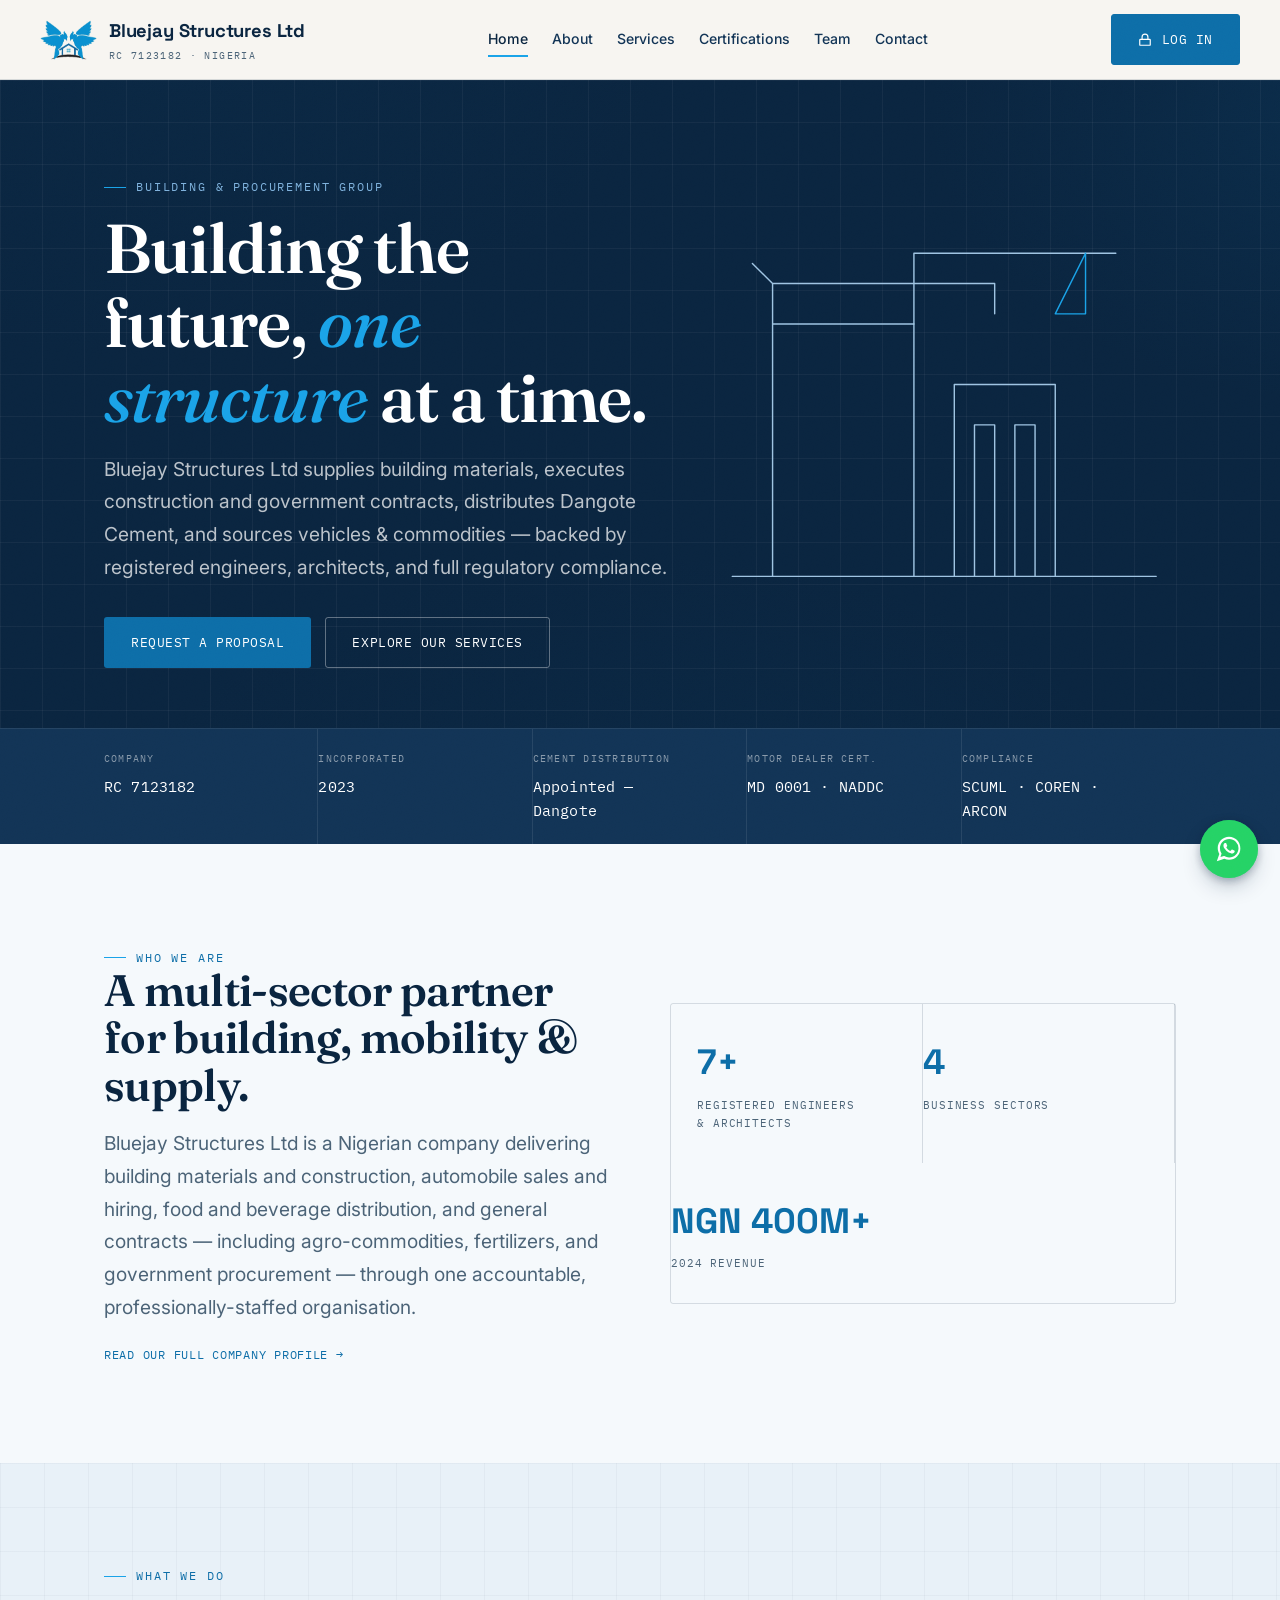
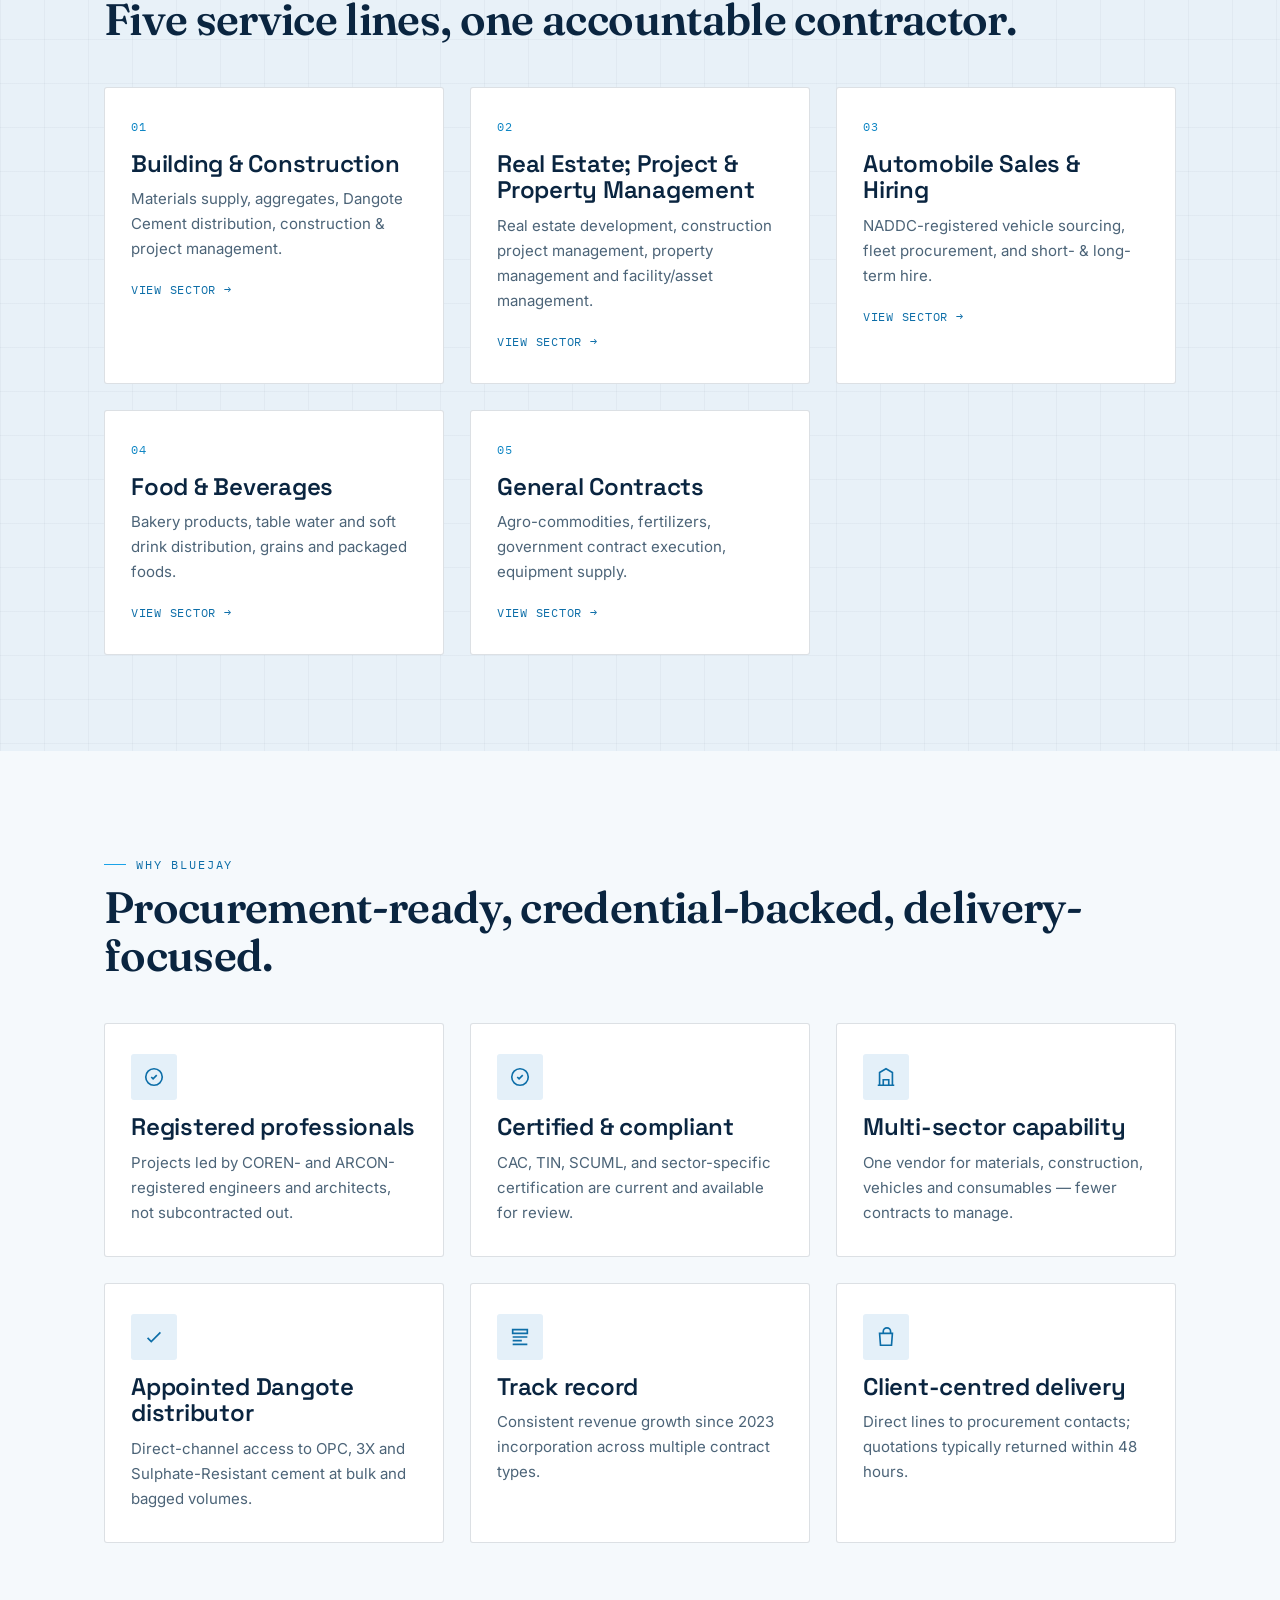
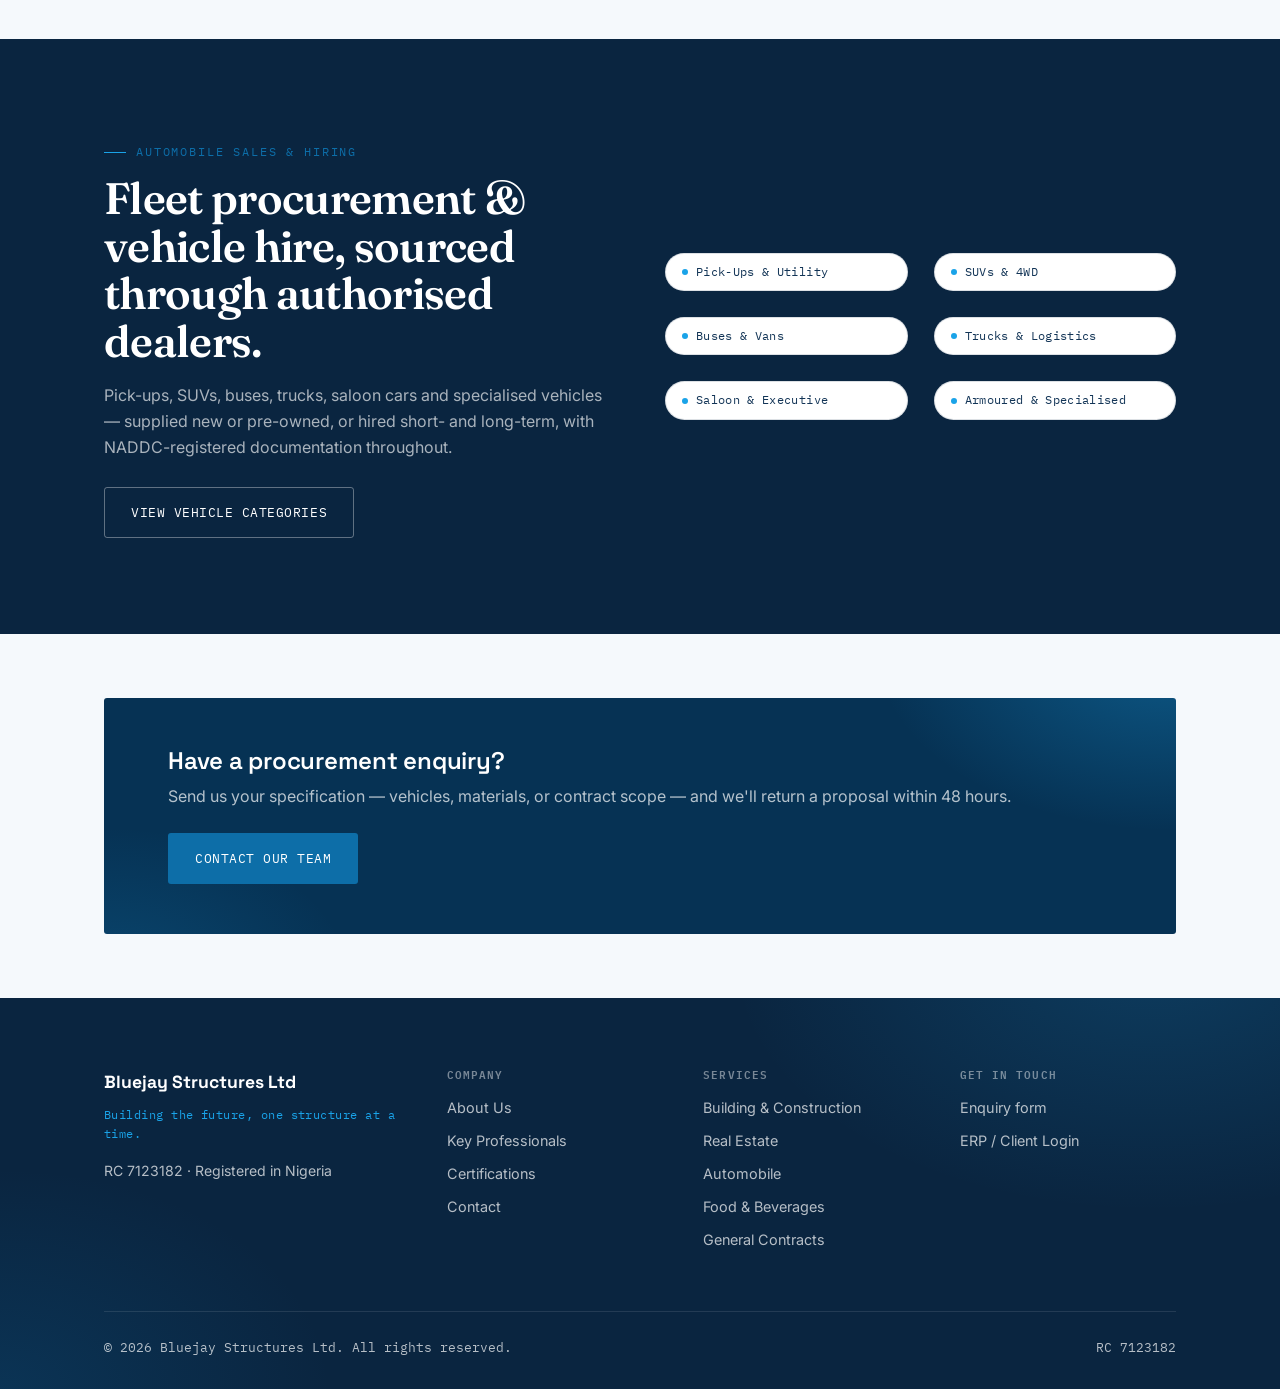
<file: index.html>
<!DOCTYPE html>
<html lang="en">
<head>
<meta charset="UTF-8">
<meta name="viewport" content="width=device-width, initial-scale=1.0">
<title>Bluejay Structures Ltd — Construction, Vehicle Supply &amp; Procurement, Nigeria</title>
<meta name="description" content="Bluejay Structures Ltd (RC 7123182) — building materials &amp; construction, Dangote Cement distribution, vehicle sales &amp; hiring, food &amp; beverages, and government procurement contracts across Nigeria.">
<link rel="preconnect" href="https://fonts.googleapis.com">
<link rel="preconnect" href="https://fonts.gstatic.com" crossorigin>
<link href="https://fonts.googleapis.com/css2?family=Fraunces:ital,opsz,wght@0,9..144,500;0,9..144,600;0,9..144,700;1,9..144,500&family=Space+Grotesk:wght@500;600;700&family=Inter:wght@400;500;600;700&family=IBM+Plex+Mono:wght@400;500&display=swap" rel="stylesheet">
<link rel="icon" type="image/png" sizes="32x32" href="images/favicon-32.png">
<link rel="icon" type="image/png" sizes="16x16" href="images/favicon-16.png">
<link rel="apple-touch-icon" href="images/apple-touch-icon.png">
<style>
/* ==========================================================================
   BLUEJAY STRUCTURES LTD — Design System
   Concept: "Blueprint & Spec Plate" — engineering-drafting grid meets the
   engraved metal nameplate you'd find on machinery/vehicles. Ties the visual
   language directly to what the company does: build, supply materials,
   supply/hire vehicles, hold regulatory certification.
   ========================================================================== */

:root {
  /* Color */
  --ink: #0a2540;              /* brand dark navy - primary text/bg */
  --ink-soft: #123456;
  --concrete: #e8f1f8;         /* light blue-tinted grey - section bg */
  --concrete-light: #f5f9fc;   /* near-white blue-tinted - page bg */
  --blueprint: #0d6ea8;        /* brand blue - primary accent / buttons */
  --blueprint-dark: #063254;
  --blueprint-tint: #e4f0f9;
  --rust: #1aa3e8;             /* brand light blue - secondary accent, was rust */
  --rust-dark: #0f86c4;
  --steel: #4c6478;            /* muted blue-grey - secondary text */
  --white: #ffffff;
  --line: rgba(10, 37, 64, 0.14);
  --line-soft: rgba(10, 37, 64, 0.08);

  /* Type */
  --font-display: "Space Grotesk", "Arial Narrow", sans-serif;
  --font-serif: "Fraunces", Georgia, "Times New Roman", serif;
  --font-body: "Inter", -apple-system, BlinkMacSystemFont, sans-serif;
  --font-mono: "IBM Plex Mono", "Courier New", monospace;

  /* Layout */
  --max: 1200px;
  --gutter: clamp(20px, 5vw, 64px);
  --radius: 3px;
}

* { box-sizing: border-box; margin: 0; padding: 0; }

html { scroll-behavior: smooth; }

@media (prefers-reduced-motion: reduce) {
  html { scroll-behavior: auto; }
  *, *::before, *::after { animation-duration: 0.001ms !important; animation-iteration-count: 1 !important; transition-duration: 0.001ms !important; }
}

body {
  font-family: var(--font-body);
  color: var(--ink);
  background: var(--concrete-light);
  line-height: 1.6;
  font-size: 16px;
  -webkit-font-smoothing: antialiased;
  -moz-osx-font-smoothing: grayscale;
  text-rendering: optimizeLegibility;
  position: relative;
}

/* Subtle film-grain texture over the whole page for a tactile, printed feel */
body::before {
  content: "";
  position: fixed;
  inset: 0;
  z-index: 300;
  pointer-events: none;
  opacity: 0.035;
  mix-blend-mode: overlay;
  background-image: url("data:image/svg+xml;utf8,<svg xmlns='http://www.w3.org/2000/svg' width='180' height='180'><filter id='n'><feTurbulence type='fractalNoise' baseFrequency='0.9' numOctaves='2' stitchTiles='stitch'/></filter><rect width='100%25' height='100%25' filter='url(%23n)'/></svg>");
  background-size: 180px 180px;
}

img { max-width: 100%; display: block; }
a { color: inherit; text-decoration: none; }
ul { list-style: none; }

.container {
  max-width: var(--max);
  margin: 0 auto;
  padding-left: var(--gutter);
  padding-right: var(--gutter);
}

/* ---------- Typography ---------- */
h1, h2, h3, h4 {
  font-family: var(--font-display);
  font-weight: 600;
  letter-spacing: -0.01em;
  line-height: 1.12;
  color: var(--ink);
}

h1, h2 {
  font-family: var(--font-serif);
  font-weight: 600;
  letter-spacing: -0.015em;
  line-height: 1.08;
}

h1 { font-size: clamp(2.6rem, 5.4vw, 4.5rem); }
h2 { font-size: clamp(1.9rem, 3.6vw, 2.75rem); }
h3 { font-size: clamp(1.2rem, 2vw, 1.5rem); }

em, .accent-serif {
  font-family: var(--font-serif);
  font-style: italic;
  font-weight: 500;
}

p { line-height: 1.65; }

.eyebrow {
  font-family: var(--font-mono);
  font-size: 0.72rem;
  letter-spacing: 0.16em;
  text-transform: uppercase;
  color: var(--blueprint);
  display: inline-flex;
  align-items: center;
  gap: 10px;
}
.eyebrow::before {
  content: "";
  width: 22px;
  height: 1px;
  background: var(--rust);
}

.lede {
  font-size: clamp(1.02rem, 1.6vw, 1.2rem);
  color: var(--steel);
  max-width: 60ch;
  line-height: 1.7;
}

.section-head { margin-bottom: 44px; }
.section-head h2 { margin-top: 10px; }

/* ---------- Buttons ---------- */
.btn {
  display: inline-flex;
  align-items: center;
  gap: 10px;
  font-family: var(--font-mono);
  font-size: 0.82rem;
  letter-spacing: 0.04em;
  text-transform: uppercase;
  padding: 14px 26px;
  border-radius: var(--radius);
  border: 1px solid transparent;
  cursor: pointer;
  transition: transform 0.15s ease, background 0.15s ease, border-color 0.15s ease, color .15s ease;
}
.btn:focus-visible { outline: 2px solid var(--blueprint); outline-offset: 3px; }

.btn-primary {
  background: var(--blueprint);
  color: var(--white);
}
.btn-primary:hover { background: var(--blueprint-dark); transform: translateY(-1px); }

.btn-outline {
  background: transparent;
  border-color: var(--ink);
  color: var(--ink);
}
.btn-outline:hover { background: var(--ink); color: var(--white); }

.btn-ghost-light {
  background: transparent;
  border-color: rgba(255,255,255,0.35);
  color: var(--white);
}
.btn-ghost-light:hover { background: rgba(255,255,255,0.12); border-color: var(--white); }

.btn-erp {
  background: var(--blueprint);
  color: var(--white);
  border-color: var(--blueprint);
}
.btn-erp:hover { background: var(--blueprint-dark); border-color: var(--blueprint-dark); }

.btn-erp svg { width: 14px; height: 14px; }

/* ---------- Header ---------- */
.site-header {
  position: sticky;
  top: 0;
  z-index: 100;
  background: rgba(247, 245, 241, 0.97);
  border-bottom: 1px solid var(--line);
}

.header-inner {
  display: flex;
  align-items: center;
  justify-content: space-between;
  min-height: 78px;
  padding: 14px 0;
  gap: 20px;
  flex-wrap: wrap;
}

.brand {
  display: flex;
  align-items: center;
  gap: 12px;
  font-family: var(--font-display);
  font-weight: 700;
  font-size: 1.15rem;
  letter-spacing: -0.01em;
  flex-shrink: 0;
  white-space: nowrap;
}
.brand-mark {
  height: 40px;
  width: auto;
  flex-shrink: 0;
  display: block;
}
.brand-sub {
  display: block;
  font-family: var(--font-mono);
  font-size: 0.6rem;
  letter-spacing: 0.14em;
  color: var(--steel);
  font-weight: 400;
  text-transform: uppercase;
  margin-top: 2px;
}

.main-nav {
  display: flex;
  align-items: center;
  gap: 24px;
  flex-wrap: wrap;
  row-gap: 8px;
}
.main-nav a {
  font-size: 0.88rem;
  font-weight: 500;
  color: var(--ink-soft);
  position: relative;
  padding: 6px 0;
  white-space: nowrap;
}
.main-nav a::after {
  content: "";
  position: absolute;
  left: 0; bottom: 0;
  width: 0;
  height: 2px;
  background: var(--rust);
  transition: width 0.2s ease;
}
.main-nav a:hover::after,
.main-nav a[aria-current="page"]::after { width: 100%; }
.main-nav a[aria-current="page"] { color: var(--ink); }

.header-actions { display: flex; align-items: center; gap: 14px; }

.nav-toggle {
  display: none;
  background: none;
  border: 1px solid var(--line);
  border-radius: var(--radius);
  width: 42px; height: 42px;
  align-items: center;
  justify-content: center;
  cursor: pointer;
}
.nav-toggle span, .nav-toggle span::before, .nav-toggle span::after {
  content: "";
  display: block;
  width: 18px; height: 2px;
  background: var(--ink);
  position: relative;
  transition: 0.2s;
}
.nav-toggle span::before { position: absolute; top: -6px; }
.nav-toggle span::after { position: absolute; top: 6px; }

@media (max-width: 900px) {
  .main-nav {
    position: fixed;
    top: 78px;
    left: 0;
    right: 0;
    bottom: 0;
    background: var(--concrete-light);
    flex-direction: column;
    align-items: flex-start;
    padding: 30px var(--gutter);
    gap: 22px;
    transform: translateX(100%);
    transition: transform 0.25s ease;
    overflow-y: auto;
  }
  .main-nav.open { transform: translateX(0); }
  .main-nav a { font-size: 1.1rem; }
  .nav-toggle { display: flex; }
  .header-actions .btn-outline { display: none; }
}

@media (max-width: 430px) {
  .header-inner { height: auto; min-height: 64px; padding: 10px 0; }
  .brand { font-size: 0.92rem; gap: 9px; }
  .brand-mark { height: 32px; width: auto; }
  .brand-sub { display: none; }
  .btn-erp span, .btn-erp { font-size: 0.68rem; padding: 9px 12px; }
  .main-nav { top: 64px; }
}

/* ---------- Hero ---------- */
.hero {
  position: relative;
  background-color: var(--ink);
  background-image:
    linear-gradient(100deg, rgba(10,37,64,0.94) 0%, rgba(10,37,64,0.88) 45%, rgba(10,37,64,0.72) 100%),
    radial-gradient(ellipse 900px 560px at 10% -10%, rgba(26,163,232,0.32), transparent 60%),
    radial-gradient(ellipse 750px 520px at 105% 5%, rgba(13,110,168,0.38), transparent 55%),
    radial-gradient(ellipse 900px 560px at 50% 125%, rgba(26,163,232,0.16), transparent 60%),
    var(--hero-photo, none);
  background-repeat: no-repeat;
  background-size: cover, auto, auto, auto, cover;
  background-position: center, center, center, center, center;
  color: var(--white);
  overflow: hidden;
  padding: 90px 0 0;
}
.blueprint-grid {
  position: absolute;
  inset: 0;
  background-image:
    linear-gradient(rgba(255,255,255,0.045) 1px, transparent 1px),
    linear-gradient(90deg, rgba(255,255,255,0.045) 1px, transparent 1px);
  background-size: 42px 42px;
  pointer-events: none;
}
.hero-inner {
  position: relative;
  display: grid;
  grid-template-columns: 1.1fr 0.9fr;
  gap: 40px;
  align-items: center;
  padding-bottom: 60px;
}
@media (max-width: 900px) {
  .hero-inner { grid-template-columns: 1fr; }
}

.hero-copy .eyebrow { color: #7fb2dd; }
.hero-copy .eyebrow::before { background: var(--rust); }
.hero h1 { color: var(--white); margin-top: 14px; }
.hero h1 .accent { color: var(--rust); font-style: italic; font-weight: 500; }
.hero-copy .lede { color: rgba(255,255,255,0.72); margin-top: 18px; }
.hero-cta { display: flex; gap: 14px; margin-top: 34px; flex-wrap: wrap; }

.hero-art { position: relative; }
.hero-art svg { width: 100%; height: auto; }
.draw-path {
  fill: none;
  stroke: #9fc4e2;
  stroke-width: 1.4;
  stroke-linecap: round;
  stroke-linejoin: round;
  stroke-dasharray: 2400;
  stroke-dashoffset: 2400;
  animation: draw 3.2s ease forwards 0.3s;
}
.draw-path.fill-rust { stroke: var(--rust); }
@keyframes draw { to { stroke-dashoffset: 0; } }

/* Spec-plate trust bar */
.spec-plate {
  position: relative;
  background: var(--ink-soft);
  border-top: 1px solid rgba(255,255,255,0.08);
}
.spec-plate .container {
  display: flex;
  flex-wrap: wrap;
  gap: 0;
  padding-top: 0;
  padding-bottom: 0;
}
.spec-item {
  flex: 1 1 160px;
  padding: 22px var(--gutter) 22px 0;
  border-right: 1px solid rgba(255,255,255,0.09);
}
.spec-item:last-child { border-right: none; }
.spec-label {
  font-family: var(--font-mono);
  font-size: 0.64rem;
  letter-spacing: 0.12em;
  text-transform: uppercase;
  color: rgba(255,255,255,0.5);
}
.spec-value {
  font-family: var(--font-mono);
  font-size: 0.95rem;
  color: var(--white);
  margin-top: 6px;
  letter-spacing: 0.01em;
}

/* ---------- Section shells ---------- */
section { padding: 96px 0; }
.bg-concrete {
  background-color: var(--concrete);
  background-image:
    linear-gradient(rgba(10,37,64,0.035) 1px, transparent 1px),
    linear-gradient(90deg, rgba(10,37,64,0.035) 1px, transparent 1px);
  background-size: 44px 44px;
}
.section-tight { padding: 64px 0; }
.bg-ink { background: var(--ink); color: var(--white); }
.bg-ink .steel-text { color: rgba(255,255,255,0.65); }
.bg-blueprint { background: var(--blueprint-dark); color: var(--white); }

.divider {
  height: 1px;
  background: var(--line);
  border: none;
}

/* ---------- Cards / grids ---------- */
.grid { display: grid; gap: 26px; }
.grid-4 { grid-template-columns: repeat(4, 1fr); }
.grid-3 { grid-template-columns: repeat(3, 1fr); }
.grid-2 { grid-template-columns: repeat(2, 1fr); }
@media (max-width: 900px) { .grid-4, .grid-3 { grid-template-columns: repeat(2, 1fr); } }
@media (max-width: 600px) { .grid-4, .grid-3, .grid-2 { grid-template-columns: 1fr; } }

.card {
  background: var(--white);
  border: 1px solid var(--line);
  border-radius: var(--radius);
  padding: 30px 26px;
  transition: transform 0.18s ease, box-shadow 0.18s ease, border-color 0.18s ease;
}
.card:hover {
  transform: translateY(-3px);
  box-shadow: 0 14px 30px -18px rgba(22,27,34,0.35);
  border-color: var(--blueprint);
}
.card-index {
  font-family: var(--font-mono);
  font-size: 0.72rem;
  color: var(--rust-dark);
  letter-spacing: 0.08em;
}
.card h3 { margin-top: 14px; }
.card p { color: var(--steel); margin-top: 10px; font-size: 0.94rem; }
.card-link {
  margin-top: 18px;
  font-family: var(--font-mono);
  font-size: 0.76rem;
  letter-spacing: 0.06em;
  text-transform: uppercase;
  color: var(--blueprint);
  display: inline-flex;
  align-items: center;
  gap: 6px;
}
.card:hover .card-link { text-decoration: underline; }

.icon-badge {
  width: 46px; height: 46px;
  border-radius: var(--radius);
  background: var(--blueprint-tint);
  color: var(--blueprint);
  display: flex; align-items: center; justify-content: center;
}
.icon-badge svg { width: 22px; height: 22px; }

/* Stat strip */
.stat-strip { display: flex; flex-wrap: wrap; gap: 0; border-top: 1px solid var(--line); border-bottom: 1px solid var(--line); }
.stat { flex: 1 1 200px; padding: 30px var(--gutter) 30px 0; border-right: 1px solid var(--line); }
.stat:last-child { border-right: none; }
.stat-num { font-family: var(--font-display); font-size: 2.2rem; font-weight: 700; color: var(--blueprint); }
.stat-label { font-family: var(--font-mono); font-size: 0.7rem; text-transform: uppercase; letter-spacing: 0.08em; color: var(--steel); margin-top: 6px; }
@media (max-width: 700px) { .stat { border-right: none; border-bottom: 1px solid var(--line); } }

/* Badge strip (credentials) */
.badge-row { display: flex; flex-wrap: wrap; gap: 14px; margin-top: 30px; }
.badge {
  font-family: var(--font-mono);
  font-size: 0.72rem;
  letter-spacing: 0.03em;
  border: 1px solid var(--line);
  border-radius: 999px;
  padding: 9px 16px;
  display: inline-flex;
  align-items: center;
  gap: 8px;
  color: var(--ink-soft);
  background: var(--white);
}
.badge .dot { width: 6px; height: 6px; border-radius: 50%; background: var(--rust); }

/* Tables */
.data-table { width: 100%; border-collapse: collapse; font-size: 0.94rem; }
.data-table th, .data-table td {
  text-align: left;
  padding: 16px 18px;
  border-bottom: 1px solid var(--line);
  vertical-align: top;
}
.data-table th {
  font-family: var(--font-mono);
  font-size: 0.68rem;
  text-transform: uppercase;
  letter-spacing: 0.08em;
  color: var(--steel);
  background: var(--concrete);
}
.data-table tr:last-child td { border-bottom: none; }

/* Process timeline */
.process-list { border-top: 1px solid var(--line); }
.process-step {
  display: grid;
  grid-template-columns: 90px 1fr;
  gap: 20px;
  padding: 26px 0;
  border-bottom: 1px solid var(--line);
}
.process-step .step-num {
  font-family: var(--font-mono);
  font-size: 0.85rem;
  color: var(--rust-dark);
  padding-top: 4px;
}
.process-step h4 { font-size: 1.05rem; }
.process-step p { color: var(--steel); margin-top: 6px; font-size: 0.92rem; }

/* Team */
.team-card { text-align: left; }
.team-photo {
  width: 100%;
  aspect-ratio: 4/5;
  background: var(--blueprint-tint);
  border-radius: var(--radius);
  display: flex;
  align-items: center;
  justify-content: center;
  color: var(--blueprint);
  font-family: var(--font-display);
  font-weight: 700;
  font-size: 1.6rem;
  margin-bottom: 16px;
  overflow: hidden;
}
.team-photo img {
  width: 100%;
  height: 100%;
  object-fit: cover;
  display: block;
}

/* ---------- CEO / leadership spotlight ---------- */
.ceo-feature {
  position: relative;
  overflow: hidden;
  background-color: var(--ink);
  background-image:
    radial-gradient(ellipse 700px 460px at 92% -15%, rgba(26,163,232,0.32), transparent 60%),
    radial-gradient(ellipse 600px 420px at 4% 115%, rgba(13,110,168,0.30), transparent 55%);
  background-repeat: no-repeat;
  color: var(--white);
  border-radius: var(--radius);
  padding: 56px;
  display: grid;
  grid-template-columns: 300px 1fr;
  gap: 52px;
  align-items: center;
}
.ceo-photo-wrap {
  position: relative;
  padding: 14px;
  flex-shrink: 0;
}
.ceo-photo-wrap .corner {
  position: absolute;
  width: 26px;
  height: 26px;
  border-color: var(--rust);
  border-style: solid;
  border-width: 0;
}
.ceo-photo-wrap .corner.tl { top: 0; left: 0; border-top-width: 3px; border-left-width: 3px; }
.ceo-photo-wrap .corner.tr { top: 0; right: 0; border-top-width: 3px; border-right-width: 3px; }
.ceo-photo-wrap .corner.bl { bottom: 0; left: 0; border-bottom-width: 3px; border-left-width: 3px; }
.ceo-photo-wrap .corner.br { bottom: 0; right: 0; border-bottom-width: 3px; border-right-width: 3px; }
.ceo-photo {
  width: 100%;
  aspect-ratio: 4/5;
  object-fit: cover;
  display: block;
  border: 1px solid rgba(255,255,255,0.14);
}
.ceo-role {
  font-family: var(--font-mono);
  font-size: 1rem;
  color: var(--rust);
  text-transform: uppercase;
  letter-spacing: 0.06em;
  margin: 14px 0 18px;
}
.ceo-content h2 {
  color: var(--white);
  font-size: clamp(2rem, 3.6vw, 3rem);
}
.ceo-content .lede { color: rgba(255,255,255,0.78); }
.ceo-quote {
  margin-top: 24px;
  padding-left: 20px;
  border-left: 2px solid var(--rust);
  font-family: var(--font-serif);
  font-style: italic;
  font-size: 1.15rem;
  color: rgba(255,255,255,0.88);
  max-width: 55ch;
}
@media (max-width: 720px) {
  .ceo-feature {
    grid-template-columns: 1fr;
    padding: 32px;
    gap: 28px;
  }
  .ceo-photo-wrap { max-width: 240px; margin: 0 auto; }
}
.team-card h3 { font-size: 1.05rem; }
.team-role { font-family: var(--font-mono); font-size: 0.72rem; color: var(--rust-dark); text-transform: uppercase; letter-spacing: 0.06em; margin-top: 4px; }
.team-qual { color: var(--steel); font-size: 0.88rem; margin-top: 8px; }

/* Certification gallery */
.cert-card {
  background: var(--ink-soft);
  color: var(--white);
  border-radius: var(--radius);
  padding: 26px;
  position: relative;
  overflow: hidden;
}
.cert-card::before {
  content: "";
  position: absolute;
  top: 0; left: 0; right: 0;
  height: 4px;
  background: var(--rust);
}
.cert-card .eyebrow { color: #7fb2dd; }
.cert-card h3 { color: var(--white); margin-top: 10px; font-size: 1rem; }
.cert-card p { color: rgba(255,255,255,0.6); font-size: 0.86rem; margin-top: 8px; }

/* Forms */
.form-panel {
  background: var(--white);
  border: 1px solid var(--line);
  border-radius: var(--radius);
  padding: 36px;
}
.form-row { display: grid; grid-template-columns: 1fr 1fr; gap: 18px; }
@media (max-width: 600px) { .form-row { grid-template-columns: 1fr; } }
.field { margin-bottom: 18px; }
.field label {
  display: block;
  font-family: var(--font-mono);
  font-size: 0.7rem;
  text-transform: uppercase;
  letter-spacing: 0.06em;
  color: var(--steel);
  margin-bottom: 8px;
}
.field input, .field select, .field textarea {
  width: 100%;
  border: 1px solid var(--line);
  border-radius: var(--radius);
  padding: 12px 14px;
  font-family: var(--font-body);
  font-size: 0.95rem;
  background: var(--concrete-light);
  color: var(--ink);
}
.field input:focus, .field select:focus, .field textarea:focus {
  outline: 2px solid var(--blueprint);
  outline-offset: 1px;
  background: var(--white);
}
.field textarea { resize: vertical; min-height: 110px; }
.form-note { font-size: 0.82rem; color: var(--steel); margin-top: 14px; }
.form-success {
  display: none;
  background: var(--blueprint-tint);
  border: 1px solid var(--blueprint);
  color: var(--blueprint-dark);
  padding: 14px 16px;
  border-radius: var(--radius);
  font-size: 0.9rem;
  margin-top: 18px;
}
.form-success.show { display: block; }

/* CTA banner */
.cta-banner {
  position: relative;
  overflow: hidden;
  background-color: var(--blueprint-dark);
  background-image:
    radial-gradient(ellipse 500px 300px at 100% -20%, rgba(26,163,232,0.35), transparent 60%),
    radial-gradient(ellipse 450px 280px at 0% 120%, rgba(26,163,232,0.18), transparent 55%);
  background-repeat: no-repeat;
  color: var(--white);
  border-radius: var(--radius);
  padding: 50px var(--gutter);
  display: flex;
  align-items: center;
  justify-content: space-between;
  gap: 24px;
  flex-wrap: wrap;
}
.cta-banner h3 { color: var(--white); font-size: 1.5rem; }
.cta-banner p { color: rgba(255,255,255,0.7); margin-top: 8px; }

/* Footer */
.site-footer {
  background-color: var(--ink);
  background-image:
    radial-gradient(ellipse 700px 420px at 90% -10%, rgba(26,163,232,0.18), transparent 60%),
    radial-gradient(ellipse 600px 400px at 0% 100%, rgba(13,110,168,0.20), transparent 55%);
  background-repeat: no-repeat;
  color: rgba(255,255,255,0.7);
  padding: 70px 0 30px;
}
.footer-grid { display: grid; grid-template-columns: 1.4fr 1fr 1fr 1fr; gap: 40px; padding-bottom: 50px; border-bottom: 1px solid rgba(255,255,255,0.1); }
@media (max-width: 800px) { .footer-grid { grid-template-columns: 1fr 1fr; } }
@media (max-width: 500px) { .footer-grid { grid-template-columns: 1fr; } }
.footer-brand { font-family: var(--font-display); font-weight: 700; color: var(--white); font-size: 1.1rem; }
.footer-tagline { font-family: var(--font-mono); font-size: 0.72rem; color: var(--rust); margin-top: 10px; letter-spacing: 0.04em; }
.footer-col h4 { font-family: var(--font-mono); font-size: 0.68rem; text-transform: uppercase; letter-spacing: 0.1em; color: rgba(255,255,255,0.45); margin-bottom: 16px; }
.footer-col ul li { margin-bottom: 10px; font-size: 0.9rem; }
.footer-col ul li a:hover { color: var(--white); }
.footer-bottom { display: flex; justify-content: space-between; flex-wrap: wrap; gap: 12px; padding-top: 26px; font-size: 0.8rem; font-family: var(--font-mono); }

/* Reveal on scroll */
.reveal { opacity: 0; transform: translateY(18px); transition: opacity 0.6s ease, transform 0.6s ease; }
.reveal.in { opacity: 1; transform: translateY(0); }

/* Breadcrumb / page header for interior pages */
.page-header {
  background-color: var(--ink);
  background-image:
    linear-gradient(100deg, rgba(10,37,64,0.93) 0%, rgba(10,37,64,0.86) 50%, rgba(10,37,64,0.7) 100%),
    radial-gradient(ellipse 800px 480px at 8% -20%, rgba(26,163,232,0.30), transparent 60%),
    radial-gradient(ellipse 650px 460px at 100% 40%, rgba(13,110,168,0.32), transparent 55%),
    var(--header-photo, none);
  background-repeat: no-repeat;
  background-size: cover, auto, auto, cover;
  background-position: center, center, center, center;
  color: var(--white);
  padding: 64px 0 48px;
  position: relative;
  overflow: hidden;
}
.page-header .eyebrow { color: #7fb2dd; }
.page-header h1 { color: var(--white); margin-top: 12px; font-size: clamp(2rem, 4vw, 2.8rem); }
.page-header p { color: rgba(255,255,255,0.68); margin-top: 14px; max-width: 62ch; }

/* Tabs (services page) */
.tab-list { display: flex; gap: 6px; flex-wrap: wrap; border-bottom: 1px solid var(--line); margin-bottom: 40px; }
.tab-btn {
  font-family: var(--font-mono);
  font-size: 0.78rem;
  text-transform: uppercase;
  letter-spacing: 0.05em;
  padding: 14px 18px;
  border: none;
  background: none;
  color: var(--steel);
  cursor: pointer;
  border-bottom: 2px solid transparent;
  margin-bottom: -1px;
}
.tab-btn.active { color: var(--ink); border-color: var(--rust-dark); }
.tab-panel { display: none; }
.tab-panel.active { display: block; }

.sub-service { display: grid; grid-template-columns: 220px 1fr; gap: 30px; padding: 24px 0; border-bottom: 1px solid var(--line); }
.sub-service h4 { font-family: var(--font-mono); font-size: 0.85rem; letter-spacing: 0.02em; color: var(--rust-dark); text-transform: uppercase; }
@media (max-width: 700px) { .sub-service { grid-template-columns: 1fr; gap: 10px; } }

.tag-list { display: flex; flex-wrap: wrap; gap: 8px; margin-top: 10px; }
.tag-list span {
  font-size: 0.82rem;
  background: var(--concrete);
  border: 1px solid var(--line);
  padding: 5px 12px;
  border-radius: 999px;
  color: var(--ink-soft);
}

/* Category / feature icon (vehicles, service cards) */
.cat-icon { width: 38px; height: 38px; margin-bottom: 16px; }

/* Full-width button */
.btn-block { width: 100%; justify-content: center; }

/* Contact info list (contact page, vehicle enquiry aside) */
.contact-list li {
  display: flex; gap: 16px; padding: 16px 0; border-bottom: 1px solid var(--line);
}
.contact-list li:last-child { border-bottom: none; }
.contact-list .k {
  font-family: var(--font-mono); font-size: 0.68rem; letter-spacing: 0.08em; text-transform: uppercase;
  color: var(--steel); width: 90px; flex-shrink: 0; padding-top: 2px;
}
.contact-list .v { font-size: 0.95rem; }
.contact-list .v a:hover { color: var(--blueprint); }

/* Utility */
.mt-0 { margin-top: 0 !important; }
.center { text-align: center; margin-left: auto; margin-right: auto; }
.skip-link {
  position: absolute; left: -9999px; top: 0; background: var(--ink); color: var(--white);
  padding: 10px 16px; z-index: 200;
}
.skip-link:focus { left: 10px; top: 10px; }

/* ---------- Floating WhatsApp button ---------- */
.whatsapp-float {
  position: fixed;
  right: 22px;
  bottom: 22px;
  width: 58px;
  height: 58px;
  border-radius: 50%;
  background: #25d366;
  display: flex;
  align-items: center;
  justify-content: center;
  box-shadow: 0 10px 24px -8px rgba(10, 37, 64, 0.45), 0 2px 8px rgba(10, 37, 64, 0.25);
  z-index: 95;
  transition: transform 0.18s ease, box-shadow 0.18s ease;
}
.whatsapp-float:hover {
  transform: translateY(-2px) scale(1.05);
  box-shadow: 0 14px 28px -8px rgba(10, 37, 64, 0.5), 0 3px 10px rgba(10, 37, 64, 0.3);
}
.whatsapp-float svg { width: 30px; height: 30px; }
.whatsapp-float .wa-pulse {
  position: absolute;
  inset: 0;
  border-radius: 50%;
  background: #25d366;
  opacity: 0.55;
  animation: wa-pulse 2.2s ease-out infinite;
  z-index: -1;
}
@keyframes wa-pulse {
  0% { transform: scale(1); opacity: 0.5; }
  100% { transform: scale(1.7); opacity: 0; }
}
@media (max-width: 600px) {
  .whatsapp-float { right: 16px; bottom: 16px; width: 52px; height: 52px; }
  .whatsapp-float svg { width: 26px; height: 26px; }
}
@media (prefers-reduced-motion: reduce) {
  .whatsapp-float .wa-pulse { animation: none; display: none; }
}

</style>
</head>
<body>
<a class="skip-link" href="#main">Skip to content</a>

<!-- ============ HEADER ============ -->
<header class="site-header">
  <div class="container header-inner">
    <a href="index.html" class="brand">
      <img src="[data-uri]" class="brand-mark" alt="Bluejay Structures Ltd logo">
      <span>Bluejay Structures Ltd<span class="brand-sub">RC 7123182 · Nigeria</span></span>
    </a>
    <nav class="main-nav" id="main-nav">
      <a href="index.html" aria-current="page">Home</a>
      <a href="about.html">About</a>
      <a href="services.html">Services</a>
      <a href="certifications.html">Certifications</a>
      <a href="team.html">Team</a>
      <a href="contact.html">Contact</a>
    </nav>
    <div class="header-actions">
      <a href="https://bluejay-2864b.web.app/#/users" target="_blank" rel="noopener" class="btn btn-erp">
        <svg viewBox="0 0 24 24" fill="none" stroke="currentColor" stroke-width="2"><rect x="3" y="11" width="18" height="10" rx="1"/><path d="M7 11V7a5 5 0 0 1 10 0v4"/></svg>
        Log in
      </a>
      <button class="nav-toggle" aria-label="Toggle menu" aria-expanded="false" aria-controls="main-nav"><span></span></button>
    </div>
  </div>
</header>

<main id="main">

  <!-- ============ HERO ============ -->
  <section class="hero" style="padding-bottom:0; --hero-photo:url('https://images.pexels.com/photos/32716845/pexels-photo-32716845.jpeg?auto=compress&cs=tinysrgb&w=1920');">
    <div class="blueprint-grid"></div>
    <div class="container hero-inner">
      <div class="hero-copy">
        <span class="eyebrow">Building &amp; Procurement Group</span>
        <h1>Building the future, <span class="accent">one structure</span> at a time.</h1>
        <p class="lede">Bluejay Structures Ltd supplies building materials, executes construction and government contracts, distributes Dangote Cement, and sources vehicles &amp; commodities — backed by registered engineers, architects, and full regulatory compliance.</p>
        <div class="hero-cta">
          <a href="contact.html" class="btn btn-primary">Request a proposal</a>
          <a href="services.html" class="btn btn-ghost-light">Explore our services</a>
        </div>
      </div>
      <div class="hero-art" aria-hidden="true">
        <svg viewBox="0 0 460 380" xmlns="http://www.w3.org/2000/svg">
          <!-- crane -->
          <path class="draw-path" d="M60 350 L60 60 L280 60 L280 90 M60 100 L200 100 L200 350 M60 60 L40 40" />
          <path class="draw-path" d="M200 100 L200 30 L400 30" />
          <path class="draw-path fill-rust" d="M370 30 L370 90 L340 90 Z" />
          <!-- building outline -->
          <path class="draw-path" d="M240 350 L240 160 L340 160 L340 350 M260 350 L260 200 L280 200 L280 350 M300 350 L300 200 L320 200 L320 350" />
          <!-- ground line -->
          <path class="draw-path" d="M20 350 L440 350" />
        </svg>
      </div>
    </div>
  </section>

  <!-- ============ SPEC PLATE / TRUST BAR ============ -->
  <div class="spec-plate">
    <div class="container">
      <div class="spec-item">
        <div class="spec-label">Company</div>
        <div class="spec-value">RC 7123182</div>
      </div>
      <div class="spec-item">
        <div class="spec-label">Incorporated</div>
        <div class="spec-value">2023</div>
      </div>
      <div class="spec-item">
        <div class="spec-label">Cement Distribution</div>
        <div class="spec-value">Appointed — Dangote</div>
      </div>
      <div class="spec-item">
        <div class="spec-label">Motor Dealer Cert.</div>
        <div class="spec-value">MD 0001 · NADDC</div>
      </div>
      <div class="spec-item">
        <div class="spec-label">Compliance</div>
        <div class="spec-value">SCUML · COREN · ARCON</div>
      </div>
    </div>
  </div>

  <!-- ============ ABOUT SNAPSHOT ============ -->
  <section>
    <div class="container">
      <div class="grid grid-2" style="align-items:center; gap:60px;">
        <div class="reveal">
          <span class="eyebrow">Who we are</span>
          <h2>A multi-sector partner for building, mobility &amp; supply.</h2>
          <p class="lede" style="margin-top:18px;">Bluejay Structures Ltd is a Nigerian company delivering building materials and construction, automobile sales and hiring, food and beverage distribution, and general contracts — including agro-commodities, fertilizers, and government procurement — through one accountable, professionally-staffed organisation.</p>
          <a href="about.html" class="card-link" style="margin-top:22px; display:inline-flex;">Read our full company profile →</a>
        </div>
        <div class="reveal">
          <div class="stat-strip" style="border:1px solid var(--line); border-radius:var(--radius);">
            <div class="stat" style="padding-left:26px;">
              <div class="stat-num">7+</div>
              <div class="stat-label">Registered engineers &amp; architects</div>
            </div>
            <div class="stat">
              <div class="stat-num">4</div>
              <div class="stat-label">Business sectors</div>
            </div>
            <div class="stat" style="border-right:none;">
              <div class="stat-num">NGN 400M+</div>
              <div class="stat-label">2024 revenue</div>
            </div>
          </div>
        </div>
      </div>
    </div>
  </section>

  <!-- ============ SERVICES OVERVIEW ============ -->
  <section class="bg-concrete">
    <div class="container">
      <div class="section-head reveal">
        <span class="eyebrow">What we do</span>
        <h2>Five service lines, one accountable contractor.</h2>
      </div>
      <div class="grid grid-3 reveal">
        <a class="card" href="services.html#construction">
          <div class="card-index">01</div>
          <h3>Building &amp; Construction</h3>
          <p>Materials supply, aggregates, Dangote Cement distribution, construction &amp; project management.</p>
          <span class="card-link">View sector →</span>
        </a>
        <a class="card" href="services.html#realestate">
          <div class="card-index">02</div>
          <h3>Real Estate; Project &amp; Property Management</h3>
          <p>Real estate development, construction project management, property management and facility/asset management.</p>
          <span class="card-link">View sector →</span>
        </a>
        <a class="card" href="services.html#automobile">
          <div class="card-index">03</div>
          <h3>Automobile Sales &amp; Hiring</h3>
          <p>NADDC-registered vehicle sourcing, fleet procurement, and short- &amp; long-term hire.</p>
          <span class="card-link">View sector →</span>
        </a>
        <a class="card" href="services.html#food">
          <div class="card-index">04</div>
          <h3>Food &amp; Beverages</h3>
          <p>Bakery products, table water and soft drink distribution, grains and packaged foods.</p>
          <span class="card-link">View sector →</span>
        </a>
        <a class="card" href="services.html#general">
          <div class="card-index">05</div>
          <h3>General Contracts</h3>
          <p>Agro-commodities, fertilizers, government contract execution, equipment supply.</p>
          <span class="card-link">View sector →</span>
        </a>
      </div>
    </div>
  </section>

  <!-- ============ WHY CHOOSE US ============ -->
  <section>
    <div class="container">
      <div class="section-head reveal">
        <span class="eyebrow">Why Bluejay</span>
        <h2>Procurement-ready, credential-backed, delivery-focused.</h2>
      </div>
      <div class="grid grid-3 reveal">
        <div class="card">
          <div class="icon-badge"><svg viewBox="0 0 24 24" fill="none" stroke="currentColor" stroke-width="1.8"><path d="M9 12l2 2 4-4M21 12a9 9 0 11-18 0 9 9 0 0118 0z"/></svg></div>
          <h3>Registered professionals</h3>
          <p>Projects led by COREN- and ARCON-registered engineers and architects, not subcontracted out.</p>
        </div>
        <div class="card">
          <div class="icon-badge"><svg viewBox="0 0 24 24" fill="none" stroke="currentColor" stroke-width="1.8"><path d="M9 12l2 2 4-4m6 2a9 9 0 11-18 0 9 9 0 0118 0z"/></svg></div>
          <h3>Certified &amp; compliant</h3>
          <p>CAC, TIN, SCUML, and sector-specific certification are current and available for review.</p>
        </div>
        <div class="card">
          <div class="icon-badge"><svg viewBox="0 0 24 24" fill="none" stroke="currentColor" stroke-width="1.8"><path d="M3 21h18M5 21V7l7-4 7 4v14M9 21v-6h6v6"/></svg></div>
          <h3>Multi-sector capability</h3>
          <p>One vendor for materials, construction, vehicles and consumables — fewer contracts to manage.</p>
        </div>
        <div class="card">
          <div class="icon-badge"><svg viewBox="0 0 24 24" fill="none" stroke="currentColor" stroke-width="1.8"><path d="M5 13l4 4L19 7"/></svg></div>
          <h3>Appointed Dangote distributor</h3>
          <p>Direct-channel access to OPC, 3X and Sulphate-Resistant cement at bulk and bagged volumes.</p>
        </div>
        <div class="card">
          <div class="icon-badge"><svg viewBox="0 0 24 24" fill="none" stroke="currentColor" stroke-width="1.8"><path d="M4 4h16v4H4zM4 12h16M4 16h10M4 20h16"/></svg></div>
          <h3>Track record</h3>
          <p>Consistent revenue growth since 2023 incorporation across multiple contract types.</p>
        </div>
        <div class="card">
          <div class="icon-badge"><svg viewBox="0 0 24 24" fill="none" stroke="currentColor" stroke-width="1.8"><path d="M17 8V6a4 4 0 00-8 0v2M5 8h14l-1 13H6L5 8z"/></svg></div>
          <h3>Client-centred delivery</h3>
          <p>Direct lines to procurement contacts; quotations typically returned within 48 hours.</p>
        </div>
      </div>
    </div>
  </section>

  <!-- ============ VEHICLE TEASER ============ -->
  <section class="bg-ink">
    <div class="container">
      <div class="grid grid-2" style="align-items:center; gap:50px;">
        <div class="reveal">
          <span class="eyebrow">Automobile sales &amp; hiring</span>
          <h2 style="color:var(--white); margin-top:14px;">Fleet procurement &amp; vehicle hire, sourced through authorised dealers.</h2>
          <p class="steel-text" style="margin-top:16px;">Pick-ups, SUVs, buses, trucks, saloon cars and specialised vehicles — supplied new or pre-owned, or hired short- and long-term, with NADDC-registered documentation throughout.</p>
          <a href="vehicles.html" class="btn btn-ghost-light" style="margin-top:26px;">View vehicle categories</a>
        </div>
        <div class="grid grid-2 reveal">
          <div class="badge" style="width:100%;"><span class="dot"></span>Pick-Ups &amp; Utility</div>
          <div class="badge" style="width:100%;"><span class="dot"></span>SUVs &amp; 4WD</div>
          <div class="badge" style="width:100%;"><span class="dot"></span>Buses &amp; Vans</div>
          <div class="badge" style="width:100%;"><span class="dot"></span>Trucks &amp; Logistics</div>
          <div class="badge" style="width:100%;"><span class="dot"></span>Saloon &amp; Executive</div>
          <div class="badge" style="width:100%;"><span class="dot"></span>Armoured &amp; Specialised</div>
        </div>
      </div>
    </div>
  </section>

  <!-- ============ CTA BANNER ============ -->
  <section class="section-tight">
    <div class="container">
      <div class="cta-banner reveal">
        <div>
          <h3>Have a procurement enquiry?</h3>
          <p>Send us your specification — vehicles, materials, or contract scope — and we'll return a proposal within 48 hours.</p>
        </div>
        <a href="contact.html" class="btn btn-primary">Contact our team</a>
      </div>
    </div>
  </section>

</main>

<!-- ============ FOOTER ============ -->
<footer class="site-footer">
  <div class="container">
    <div class="footer-grid">
      <div>
        <div class="footer-brand">Bluejay Structures Ltd</div>
        <div class="footer-tagline">Building the future, one structure at a time.</div>
        <p style="margin-top:16px; font-size:0.88rem;">RC 7123182 · Registered in Nigeria</p>
      </div>
      <div class="footer-col">
        <h4>Company</h4>
        <ul>
          <li><a href="about.html">About Us</a></li>
          <li><a href="team.html">Key Professionals</a></li>
          <li><a href="certifications.html">Certifications</a></li>
          <li><a href="contact.html">Contact</a></li>
        </ul>
      </div>
      <div class="footer-col">
        <h4>Services</h4>
        <ul>
          <li><a href="services.html#construction">Building &amp; Construction</a></li>
          <li><a href="services.html#realestate">Real Estate</a></li>
          <li><a href="services.html#automobile">Automobile</a></li>
          <li><a href="services.html#food">Food &amp; Beverages</a></li>
          <li><a href="services.html#general">General Contracts</a></li>
        </ul>
      </div>
      <div class="footer-col">
        <h4>Get in touch</h4>
        <ul>
          <li><a href="contact.html">Enquiry form</a></li>
          <li><a href="https://bluejay-2864b.web.app/#/users" target="_blank" rel="noopener">ERP / Client Login</a></li>
        </ul>
      </div>
    </div>
    <div class="footer-bottom">
      <span>© 2026 Bluejay Structures Ltd. All rights reserved.</span>
      <span>RC 7123182</span>
    </div>
  </div>
</footer>


<!-- Floating WhatsApp contact button -->
<a href="https://wa.me/2348031836295?text=Hello%20Bluejay%20Structures%2C%20I%27d%20like%20to%20enquire%20about..." target="_blank" rel="noopener" class="whatsapp-float" aria-label="Chat with Bluejay Structures on WhatsApp">
  <span class="wa-pulse" aria-hidden="true"></span>
  <svg viewBox="0 0 32 32" fill="white" xmlns="http://www.w3.org/2000/svg" aria-hidden="true">
    <path d="M16.04 3C9.37 3 3.98 8.39 3.98 15.06c0 2.24.62 4.35 1.7 6.16L3 29l7.98-2.6a12.02 12.02 0 0 0 5.06 1.11h.01c6.67 0 12.06-5.39 12.06-12.06C28.11 8.39 22.72 3 16.04 3zm0 21.94h-.01a9.9 9.9 0 0 1-5.04-1.38l-.36-.21-3.75 1.22 1.23-3.65-.24-.38a9.86 9.86 0 0 1-1.53-5.28c0-5.46 4.45-9.9 9.91-9.9 2.64 0 5.13 1.03 6.99 2.9a9.83 9.83 0 0 1 2.9 6.99c0 5.46-4.45 9.9-9.91 9.9zm5.44-7.42c-.3-.15-1.76-.87-2.03-.97-.27-.1-.47-.15-.67.15-.2.3-.77.97-.94 1.17-.17.2-.35.22-.65.07-.3-.15-1.24-.46-2.36-1.46-.87-.78-1.46-1.74-1.63-2.04-.17-.3-.02-.46.13-.61.13-.13.3-.35.45-.52.15-.17.2-.3.3-.5.1-.2.05-.37-.02-.52-.07-.15-.67-1.61-.92-2.21-.24-.58-.49-.5-.67-.51h-.57c-.2 0-.52.07-.79.37-.27.3-1.04 1.02-1.04 2.48 0 1.46 1.06 2.87 1.21 3.07.15.2 2.09 3.19 5.06 4.47.71.31 1.26.49 1.69.62.71.23 1.35.2 1.86.12.57-.08 1.76-.72 2-1.41.25-.7.25-1.29.17-1.41-.07-.12-.27-.2-.57-.35z"/>
  </svg>
</a>

<script src="js/main.js"></script>
</body>
</html>
</file>
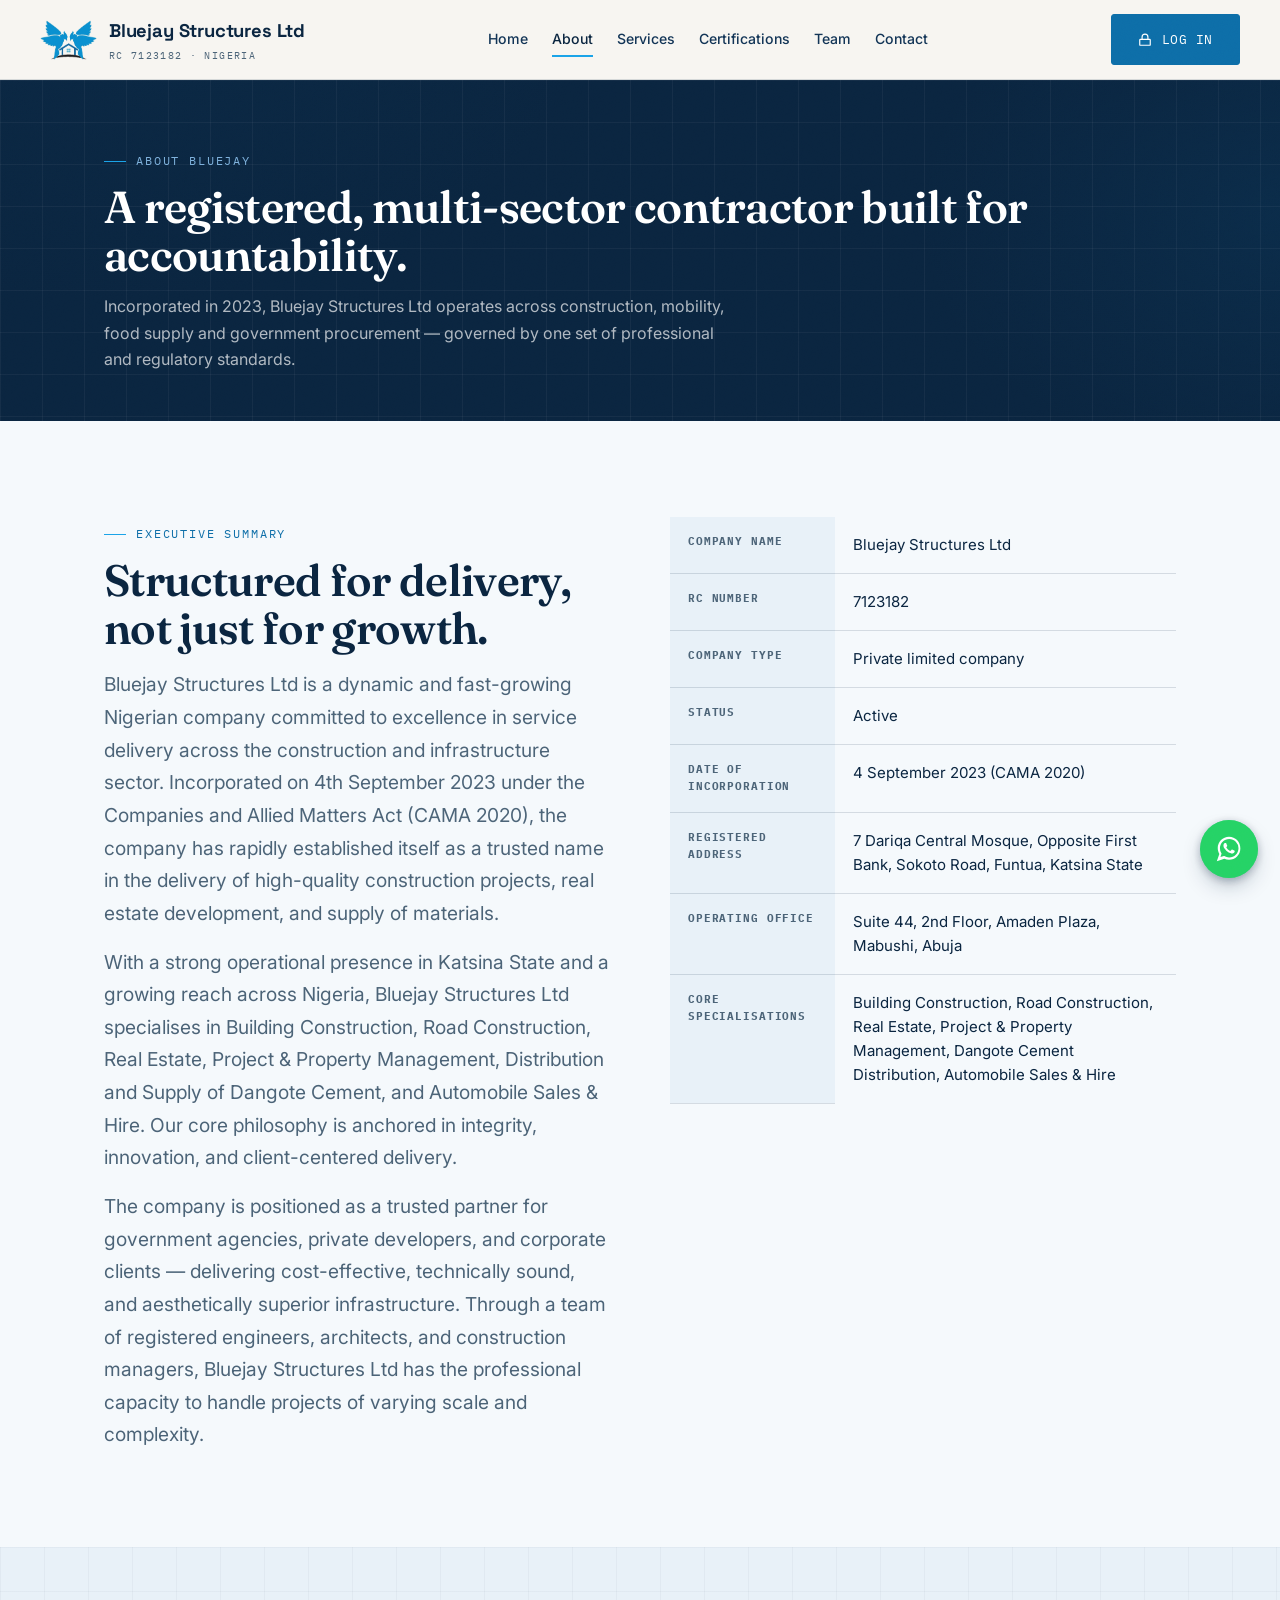
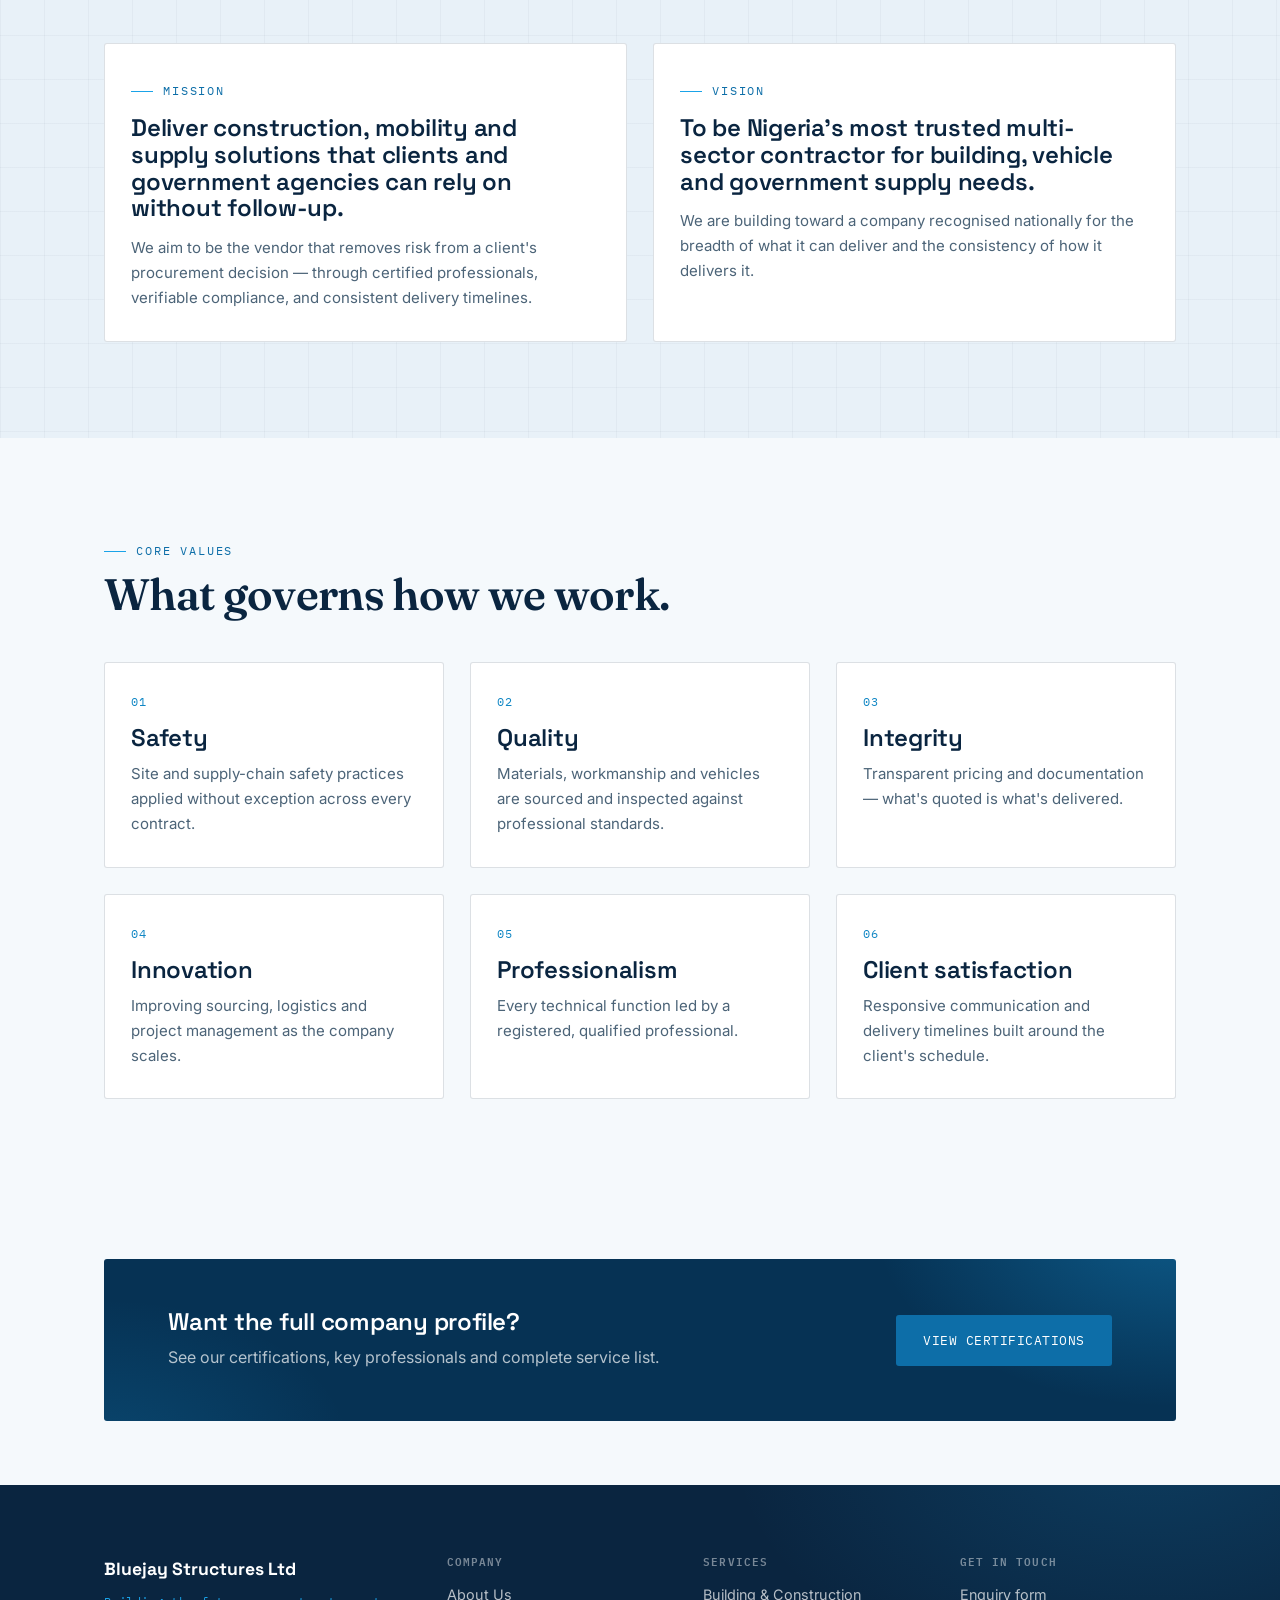
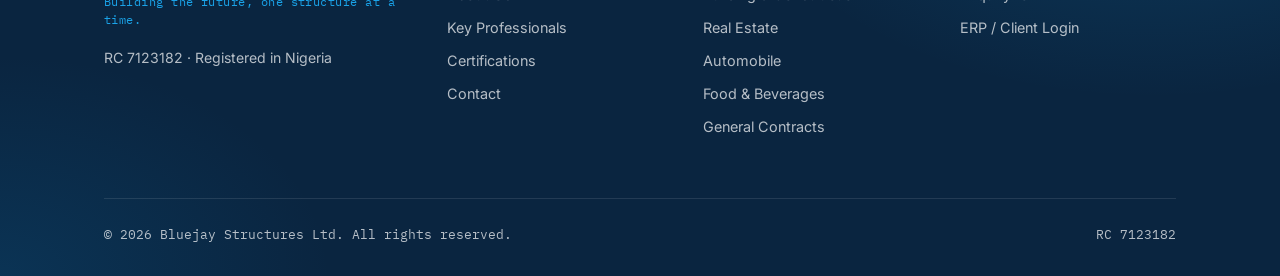
<file: about.html>
<!DOCTYPE html>
<html lang="en">
<head>
<meta charset="UTF-8">
<meta name="viewport" content="width=device-width, initial-scale=1.0">
<title>About Us — Bluejay Structures Ltd</title>
<meta name="description" content="Corporate profile, mission, vision and core values of Bluejay Structures Ltd, RC 7123182, Nigeria.">
<link rel="preconnect" href="https://fonts.googleapis.com">
<link rel="preconnect" href="https://fonts.gstatic.com" crossorigin>
<link href="https://fonts.googleapis.com/css2?family=Fraunces:ital,opsz,wght@0,9..144,500;0,9..144,600;0,9..144,700;1,9..144,500&family=Space+Grotesk:wght@500;600;700&family=Inter:wght@400;500;600;700&family=IBM+Plex+Mono:wght@400;500&display=swap" rel="stylesheet">
<link rel="icon" type="image/png" sizes="32x32" href="images/favicon-32.png">
<link rel="icon" type="image/png" sizes="16x16" href="images/favicon-16.png">
<link rel="apple-touch-icon" href="images/apple-touch-icon.png">
<style>
/* ==========================================================================
   BLUEJAY STRUCTURES LTD — Design System
   Concept: "Blueprint & Spec Plate" — engineering-drafting grid meets the
   engraved metal nameplate you'd find on machinery/vehicles. Ties the visual
   language directly to what the company does: build, supply materials,
   supply/hire vehicles, hold regulatory certification.
   ========================================================================== */

:root {
  /* Color */
  --ink: #0a2540;              /* brand dark navy - primary text/bg */
  --ink-soft: #123456;
  --concrete: #e8f1f8;         /* light blue-tinted grey - section bg */
  --concrete-light: #f5f9fc;   /* near-white blue-tinted - page bg */
  --blueprint: #0d6ea8;        /* brand blue - primary accent / buttons */
  --blueprint-dark: #063254;
  --blueprint-tint: #e4f0f9;
  --rust: #1aa3e8;             /* brand light blue - secondary accent, was rust */
  --rust-dark: #0f86c4;
  --steel: #4c6478;            /* muted blue-grey - secondary text */
  --white: #ffffff;
  --line: rgba(10, 37, 64, 0.14);
  --line-soft: rgba(10, 37, 64, 0.08);

  /* Type */
  --font-display: "Space Grotesk", "Arial Narrow", sans-serif;
  --font-serif: "Fraunces", Georgia, "Times New Roman", serif;
  --font-body: "Inter", -apple-system, BlinkMacSystemFont, sans-serif;
  --font-mono: "IBM Plex Mono", "Courier New", monospace;

  /* Layout */
  --max: 1200px;
  --gutter: clamp(20px, 5vw, 64px);
  --radius: 3px;
}

* { box-sizing: border-box; margin: 0; padding: 0; }

html { scroll-behavior: smooth; }

@media (prefers-reduced-motion: reduce) {
  html { scroll-behavior: auto; }
  *, *::before, *::after { animation-duration: 0.001ms !important; animation-iteration-count: 1 !important; transition-duration: 0.001ms !important; }
}

body {
  font-family: var(--font-body);
  color: var(--ink);
  background: var(--concrete-light);
  line-height: 1.6;
  font-size: 16px;
  -webkit-font-smoothing: antialiased;
  -moz-osx-font-smoothing: grayscale;
  text-rendering: optimizeLegibility;
  position: relative;
}

/* Subtle film-grain texture over the whole page for a tactile, printed feel */
body::before {
  content: "";
  position: fixed;
  inset: 0;
  z-index: 300;
  pointer-events: none;
  opacity: 0.035;
  mix-blend-mode: overlay;
  background-image: url("data:image/svg+xml;utf8,<svg xmlns='http://www.w3.org/2000/svg' width='180' height='180'><filter id='n'><feTurbulence type='fractalNoise' baseFrequency='0.9' numOctaves='2' stitchTiles='stitch'/></filter><rect width='100%25' height='100%25' filter='url(%23n)'/></svg>");
  background-size: 180px 180px;
}

img { max-width: 100%; display: block; }
a { color: inherit; text-decoration: none; }
ul { list-style: none; }

.container {
  max-width: var(--max);
  margin: 0 auto;
  padding-left: var(--gutter);
  padding-right: var(--gutter);
}

/* ---------- Typography ---------- */
h1, h2, h3, h4 {
  font-family: var(--font-display);
  font-weight: 600;
  letter-spacing: -0.01em;
  line-height: 1.12;
  color: var(--ink);
}

h1, h2 {
  font-family: var(--font-serif);
  font-weight: 600;
  letter-spacing: -0.015em;
  line-height: 1.08;
}

h1 { font-size: clamp(2.6rem, 5.4vw, 4.5rem); }
h2 { font-size: clamp(1.9rem, 3.6vw, 2.75rem); }
h3 { font-size: clamp(1.2rem, 2vw, 1.5rem); }

em, .accent-serif {
  font-family: var(--font-serif);
  font-style: italic;
  font-weight: 500;
}

p { line-height: 1.65; }

.eyebrow {
  font-family: var(--font-mono);
  font-size: 0.72rem;
  letter-spacing: 0.16em;
  text-transform: uppercase;
  color: var(--blueprint);
  display: inline-flex;
  align-items: center;
  gap: 10px;
}
.eyebrow::before {
  content: "";
  width: 22px;
  height: 1px;
  background: var(--rust);
}

.lede {
  font-size: clamp(1.02rem, 1.6vw, 1.2rem);
  color: var(--steel);
  max-width: 60ch;
  line-height: 1.7;
}

.section-head { margin-bottom: 44px; }
.section-head h2 { margin-top: 10px; }

/* ---------- Buttons ---------- */
.btn {
  display: inline-flex;
  align-items: center;
  gap: 10px;
  font-family: var(--font-mono);
  font-size: 0.82rem;
  letter-spacing: 0.04em;
  text-transform: uppercase;
  padding: 14px 26px;
  border-radius: var(--radius);
  border: 1px solid transparent;
  cursor: pointer;
  transition: transform 0.15s ease, background 0.15s ease, border-color 0.15s ease, color .15s ease;
}
.btn:focus-visible { outline: 2px solid var(--blueprint); outline-offset: 3px; }

.btn-primary {
  background: var(--blueprint);
  color: var(--white);
}
.btn-primary:hover { background: var(--blueprint-dark); transform: translateY(-1px); }

.btn-outline {
  background: transparent;
  border-color: var(--ink);
  color: var(--ink);
}
.btn-outline:hover { background: var(--ink); color: var(--white); }

.btn-ghost-light {
  background: transparent;
  border-color: rgba(255,255,255,0.35);
  color: var(--white);
}
.btn-ghost-light:hover { background: rgba(255,255,255,0.12); border-color: var(--white); }

.btn-erp {
  background: var(--blueprint);
  color: var(--white);
  border-color: var(--blueprint);
}
.btn-erp:hover { background: var(--blueprint-dark); border-color: var(--blueprint-dark); }

.btn-erp svg { width: 14px; height: 14px; }

/* ---------- Header ---------- */
.site-header {
  position: sticky;
  top: 0;
  z-index: 100;
  background: rgba(247, 245, 241, 0.97);
  border-bottom: 1px solid var(--line);
}

.header-inner {
  display: flex;
  align-items: center;
  justify-content: space-between;
  min-height: 78px;
  padding: 14px 0;
  gap: 20px;
  flex-wrap: wrap;
}

.brand {
  display: flex;
  align-items: center;
  gap: 12px;
  font-family: var(--font-display);
  font-weight: 700;
  font-size: 1.15rem;
  letter-spacing: -0.01em;
  flex-shrink: 0;
  white-space: nowrap;
}
.brand-mark {
  height: 40px;
  width: auto;
  flex-shrink: 0;
  display: block;
}
.brand-sub {
  display: block;
  font-family: var(--font-mono);
  font-size: 0.6rem;
  letter-spacing: 0.14em;
  color: var(--steel);
  font-weight: 400;
  text-transform: uppercase;
  margin-top: 2px;
}

.main-nav {
  display: flex;
  align-items: center;
  gap: 24px;
  flex-wrap: wrap;
  row-gap: 8px;
}
.main-nav a {
  font-size: 0.88rem;
  font-weight: 500;
  color: var(--ink-soft);
  position: relative;
  padding: 6px 0;
  white-space: nowrap;
}
.main-nav a::after {
  content: "";
  position: absolute;
  left: 0; bottom: 0;
  width: 0;
  height: 2px;
  background: var(--rust);
  transition: width 0.2s ease;
}
.main-nav a:hover::after,
.main-nav a[aria-current="page"]::after { width: 100%; }
.main-nav a[aria-current="page"] { color: var(--ink); }

.header-actions { display: flex; align-items: center; gap: 14px; }

.nav-toggle {
  display: none;
  background: none;
  border: 1px solid var(--line);
  border-radius: var(--radius);
  width: 42px; height: 42px;
  align-items: center;
  justify-content: center;
  cursor: pointer;
}
.nav-toggle span, .nav-toggle span::before, .nav-toggle span::after {
  content: "";
  display: block;
  width: 18px; height: 2px;
  background: var(--ink);
  position: relative;
  transition: 0.2s;
}
.nav-toggle span::before { position: absolute; top: -6px; }
.nav-toggle span::after { position: absolute; top: 6px; }

@media (max-width: 900px) {
  .main-nav {
    position: fixed;
    top: 78px;
    left: 0;
    right: 0;
    bottom: 0;
    background: var(--concrete-light);
    flex-direction: column;
    align-items: flex-start;
    padding: 30px var(--gutter);
    gap: 22px;
    transform: translateX(100%);
    transition: transform 0.25s ease;
    overflow-y: auto;
  }
  .main-nav.open { transform: translateX(0); }
  .main-nav a { font-size: 1.1rem; }
  .nav-toggle { display: flex; }
  .header-actions .btn-outline { display: none; }
}

@media (max-width: 430px) {
  .header-inner { height: auto; min-height: 64px; padding: 10px 0; }
  .brand { font-size: 0.92rem; gap: 9px; }
  .brand-mark { height: 32px; width: auto; }
  .brand-sub { display: none; }
  .btn-erp span, .btn-erp { font-size: 0.68rem; padding: 9px 12px; }
  .main-nav { top: 64px; }
}

/* ---------- Hero ---------- */
.hero {
  position: relative;
  background-color: var(--ink);
  background-image:
    linear-gradient(100deg, rgba(10,37,64,0.94) 0%, rgba(10,37,64,0.88) 45%, rgba(10,37,64,0.72) 100%),
    radial-gradient(ellipse 900px 560px at 10% -10%, rgba(26,163,232,0.32), transparent 60%),
    radial-gradient(ellipse 750px 520px at 105% 5%, rgba(13,110,168,0.38), transparent 55%),
    radial-gradient(ellipse 900px 560px at 50% 125%, rgba(26,163,232,0.16), transparent 60%),
    var(--hero-photo, none);
  background-repeat: no-repeat;
  background-size: cover, auto, auto, auto, cover;
  background-position: center, center, center, center, center;
  color: var(--white);
  overflow: hidden;
  padding: 90px 0 0;
}
.blueprint-grid {
  position: absolute;
  inset: 0;
  background-image:
    linear-gradient(rgba(255,255,255,0.045) 1px, transparent 1px),
    linear-gradient(90deg, rgba(255,255,255,0.045) 1px, transparent 1px);
  background-size: 42px 42px;
  pointer-events: none;
}
.hero-inner {
  position: relative;
  display: grid;
  grid-template-columns: 1.1fr 0.9fr;
  gap: 40px;
  align-items: center;
  padding-bottom: 60px;
}
@media (max-width: 900px) {
  .hero-inner { grid-template-columns: 1fr; }
}

.hero-copy .eyebrow { color: #7fb2dd; }
.hero-copy .eyebrow::before { background: var(--rust); }
.hero h1 { color: var(--white); margin-top: 14px; }
.hero h1 .accent { color: var(--rust); font-style: italic; font-weight: 500; }
.hero-copy .lede { color: rgba(255,255,255,0.72); margin-top: 18px; }
.hero-cta { display: flex; gap: 14px; margin-top: 34px; flex-wrap: wrap; }

.hero-art { position: relative; }
.hero-art svg { width: 100%; height: auto; }
.draw-path {
  fill: none;
  stroke: #9fc4e2;
  stroke-width: 1.4;
  stroke-linecap: round;
  stroke-linejoin: round;
  stroke-dasharray: 2400;
  stroke-dashoffset: 2400;
  animation: draw 3.2s ease forwards 0.3s;
}
.draw-path.fill-rust { stroke: var(--rust); }
@keyframes draw { to { stroke-dashoffset: 0; } }

/* Spec-plate trust bar */
.spec-plate {
  position: relative;
  background: var(--ink-soft);
  border-top: 1px solid rgba(255,255,255,0.08);
}
.spec-plate .container {
  display: flex;
  flex-wrap: wrap;
  gap: 0;
  padding-top: 0;
  padding-bottom: 0;
}
.spec-item {
  flex: 1 1 160px;
  padding: 22px var(--gutter) 22px 0;
  border-right: 1px solid rgba(255,255,255,0.09);
}
.spec-item:last-child { border-right: none; }
.spec-label {
  font-family: var(--font-mono);
  font-size: 0.64rem;
  letter-spacing: 0.12em;
  text-transform: uppercase;
  color: rgba(255,255,255,0.5);
}
.spec-value {
  font-family: var(--font-mono);
  font-size: 0.95rem;
  color: var(--white);
  margin-top: 6px;
  letter-spacing: 0.01em;
}

/* ---------- Section shells ---------- */
section { padding: 96px 0; }
.bg-concrete {
  background-color: var(--concrete);
  background-image:
    linear-gradient(rgba(10,37,64,0.035) 1px, transparent 1px),
    linear-gradient(90deg, rgba(10,37,64,0.035) 1px, transparent 1px);
  background-size: 44px 44px;
}
.section-tight { padding: 64px 0; }
.bg-ink { background: var(--ink); color: var(--white); }
.bg-ink .steel-text { color: rgba(255,255,255,0.65); }
.bg-blueprint { background: var(--blueprint-dark); color: var(--white); }

.divider {
  height: 1px;
  background: var(--line);
  border: none;
}

/* ---------- Cards / grids ---------- */
.grid { display: grid; gap: 26px; }
.grid-4 { grid-template-columns: repeat(4, 1fr); }
.grid-3 { grid-template-columns: repeat(3, 1fr); }
.grid-2 { grid-template-columns: repeat(2, 1fr); }
@media (max-width: 900px) { .grid-4, .grid-3 { grid-template-columns: repeat(2, 1fr); } }
@media (max-width: 600px) { .grid-4, .grid-3, .grid-2 { grid-template-columns: 1fr; } }

.card {
  background: var(--white);
  border: 1px solid var(--line);
  border-radius: var(--radius);
  padding: 30px 26px;
  transition: transform 0.18s ease, box-shadow 0.18s ease, border-color 0.18s ease;
}
.card:hover {
  transform: translateY(-3px);
  box-shadow: 0 14px 30px -18px rgba(22,27,34,0.35);
  border-color: var(--blueprint);
}
.card-index {
  font-family: var(--font-mono);
  font-size: 0.72rem;
  color: var(--rust-dark);
  letter-spacing: 0.08em;
}
.card h3 { margin-top: 14px; }
.card p { color: var(--steel); margin-top: 10px; font-size: 0.94rem; }
.card-link {
  margin-top: 18px;
  font-family: var(--font-mono);
  font-size: 0.76rem;
  letter-spacing: 0.06em;
  text-transform: uppercase;
  color: var(--blueprint);
  display: inline-flex;
  align-items: center;
  gap: 6px;
}
.card:hover .card-link { text-decoration: underline; }

.icon-badge {
  width: 46px; height: 46px;
  border-radius: var(--radius);
  background: var(--blueprint-tint);
  color: var(--blueprint);
  display: flex; align-items: center; justify-content: center;
}
.icon-badge svg { width: 22px; height: 22px; }

/* Stat strip */
.stat-strip { display: flex; flex-wrap: wrap; gap: 0; border-top: 1px solid var(--line); border-bottom: 1px solid var(--line); }
.stat { flex: 1 1 200px; padding: 30px var(--gutter) 30px 0; border-right: 1px solid var(--line); }
.stat:last-child { border-right: none; }
.stat-num { font-family: var(--font-display); font-size: 2.2rem; font-weight: 700; color: var(--blueprint); }
.stat-label { font-family: var(--font-mono); font-size: 0.7rem; text-transform: uppercase; letter-spacing: 0.08em; color: var(--steel); margin-top: 6px; }
@media (max-width: 700px) { .stat { border-right: none; border-bottom: 1px solid var(--line); } }

/* Badge strip (credentials) */
.badge-row { display: flex; flex-wrap: wrap; gap: 14px; margin-top: 30px; }
.badge {
  font-family: var(--font-mono);
  font-size: 0.72rem;
  letter-spacing: 0.03em;
  border: 1px solid var(--line);
  border-radius: 999px;
  padding: 9px 16px;
  display: inline-flex;
  align-items: center;
  gap: 8px;
  color: var(--ink-soft);
  background: var(--white);
}
.badge .dot { width: 6px; height: 6px; border-radius: 50%; background: var(--rust); }

/* Tables */
.data-table { width: 100%; border-collapse: collapse; font-size: 0.94rem; }
.data-table th, .data-table td {
  text-align: left;
  padding: 16px 18px;
  border-bottom: 1px solid var(--line);
  vertical-align: top;
}
.data-table th {
  font-family: var(--font-mono);
  font-size: 0.68rem;
  text-transform: uppercase;
  letter-spacing: 0.08em;
  color: var(--steel);
  background: var(--concrete);
}
.data-table tr:last-child td { border-bottom: none; }

/* Process timeline */
.process-list { border-top: 1px solid var(--line); }
.process-step {
  display: grid;
  grid-template-columns: 90px 1fr;
  gap: 20px;
  padding: 26px 0;
  border-bottom: 1px solid var(--line);
}
.process-step .step-num {
  font-family: var(--font-mono);
  font-size: 0.85rem;
  color: var(--rust-dark);
  padding-top: 4px;
}
.process-step h4 { font-size: 1.05rem; }
.process-step p { color: var(--steel); margin-top: 6px; font-size: 0.92rem; }

/* Team */
.team-card { text-align: left; }
.team-photo {
  width: 100%;
  aspect-ratio: 4/5;
  background: var(--blueprint-tint);
  border-radius: var(--radius);
  display: flex;
  align-items: center;
  justify-content: center;
  color: var(--blueprint);
  font-family: var(--font-display);
  font-weight: 700;
  font-size: 1.6rem;
  margin-bottom: 16px;
  overflow: hidden;
}
.team-photo img {
  width: 100%;
  height: 100%;
  object-fit: cover;
  display: block;
}

/* ---------- CEO / leadership spotlight ---------- */
.ceo-feature {
  position: relative;
  overflow: hidden;
  background-color: var(--ink);
  background-image:
    radial-gradient(ellipse 700px 460px at 92% -15%, rgba(26,163,232,0.32), transparent 60%),
    radial-gradient(ellipse 600px 420px at 4% 115%, rgba(13,110,168,0.30), transparent 55%);
  background-repeat: no-repeat;
  color: var(--white);
  border-radius: var(--radius);
  padding: 56px;
  display: grid;
  grid-template-columns: 300px 1fr;
  gap: 52px;
  align-items: center;
}
.ceo-photo-wrap {
  position: relative;
  padding: 14px;
  flex-shrink: 0;
}
.ceo-photo-wrap .corner {
  position: absolute;
  width: 26px;
  height: 26px;
  border-color: var(--rust);
  border-style: solid;
  border-width: 0;
}
.ceo-photo-wrap .corner.tl { top: 0; left: 0; border-top-width: 3px; border-left-width: 3px; }
.ceo-photo-wrap .corner.tr { top: 0; right: 0; border-top-width: 3px; border-right-width: 3px; }
.ceo-photo-wrap .corner.bl { bottom: 0; left: 0; border-bottom-width: 3px; border-left-width: 3px; }
.ceo-photo-wrap .corner.br { bottom: 0; right: 0; border-bottom-width: 3px; border-right-width: 3px; }
.ceo-photo {
  width: 100%;
  aspect-ratio: 4/5;
  object-fit: cover;
  display: block;
  border: 1px solid rgba(255,255,255,0.14);
}
.ceo-role {
  font-family: var(--font-mono);
  font-size: 1rem;
  color: var(--rust);
  text-transform: uppercase;
  letter-spacing: 0.06em;
  margin: 14px 0 18px;
}
.ceo-content h2 {
  color: var(--white);
  font-size: clamp(2rem, 3.6vw, 3rem);
}
.ceo-content .lede { color: rgba(255,255,255,0.78); }
.ceo-quote {
  margin-top: 24px;
  padding-left: 20px;
  border-left: 2px solid var(--rust);
  font-family: var(--font-serif);
  font-style: italic;
  font-size: 1.15rem;
  color: rgba(255,255,255,0.88);
  max-width: 55ch;
}
@media (max-width: 720px) {
  .ceo-feature {
    grid-template-columns: 1fr;
    padding: 32px;
    gap: 28px;
  }
  .ceo-photo-wrap { max-width: 240px; margin: 0 auto; }
}
.team-card h3 { font-size: 1.05rem; }
.team-role { font-family: var(--font-mono); font-size: 0.72rem; color: var(--rust-dark); text-transform: uppercase; letter-spacing: 0.06em; margin-top: 4px; }
.team-qual { color: var(--steel); font-size: 0.88rem; margin-top: 8px; }

/* Certification gallery */
.cert-card {
  background: var(--ink-soft);
  color: var(--white);
  border-radius: var(--radius);
  padding: 26px;
  position: relative;
  overflow: hidden;
}
.cert-card::before {
  content: "";
  position: absolute;
  top: 0; left: 0; right: 0;
  height: 4px;
  background: var(--rust);
}
.cert-card .eyebrow { color: #7fb2dd; }
.cert-card h3 { color: var(--white); margin-top: 10px; font-size: 1rem; }
.cert-card p { color: rgba(255,255,255,0.6); font-size: 0.86rem; margin-top: 8px; }

/* Forms */
.form-panel {
  background: var(--white);
  border: 1px solid var(--line);
  border-radius: var(--radius);
  padding: 36px;
}
.form-row { display: grid; grid-template-columns: 1fr 1fr; gap: 18px; }
@media (max-width: 600px) { .form-row { grid-template-columns: 1fr; } }
.field { margin-bottom: 18px; }
.field label {
  display: block;
  font-family: var(--font-mono);
  font-size: 0.7rem;
  text-transform: uppercase;
  letter-spacing: 0.06em;
  color: var(--steel);
  margin-bottom: 8px;
}
.field input, .field select, .field textarea {
  width: 100%;
  border: 1px solid var(--line);
  border-radius: var(--radius);
  padding: 12px 14px;
  font-family: var(--font-body);
  font-size: 0.95rem;
  background: var(--concrete-light);
  color: var(--ink);
}
.field input:focus, .field select:focus, .field textarea:focus {
  outline: 2px solid var(--blueprint);
  outline-offset: 1px;
  background: var(--white);
}
.field textarea { resize: vertical; min-height: 110px; }
.form-note { font-size: 0.82rem; color: var(--steel); margin-top: 14px; }
.form-success {
  display: none;
  background: var(--blueprint-tint);
  border: 1px solid var(--blueprint);
  color: var(--blueprint-dark);
  padding: 14px 16px;
  border-radius: var(--radius);
  font-size: 0.9rem;
  margin-top: 18px;
}
.form-success.show { display: block; }

/* CTA banner */
.cta-banner {
  position: relative;
  overflow: hidden;
  background-color: var(--blueprint-dark);
  background-image:
    radial-gradient(ellipse 500px 300px at 100% -20%, rgba(26,163,232,0.35), transparent 60%),
    radial-gradient(ellipse 450px 280px at 0% 120%, rgba(26,163,232,0.18), transparent 55%);
  background-repeat: no-repeat;
  color: var(--white);
  border-radius: var(--radius);
  padding: 50px var(--gutter);
  display: flex;
  align-items: center;
  justify-content: space-between;
  gap: 24px;
  flex-wrap: wrap;
}
.cta-banner h3 { color: var(--white); font-size: 1.5rem; }
.cta-banner p { color: rgba(255,255,255,0.7); margin-top: 8px; }

/* Footer */
.site-footer {
  background-color: var(--ink);
  background-image:
    radial-gradient(ellipse 700px 420px at 90% -10%, rgba(26,163,232,0.18), transparent 60%),
    radial-gradient(ellipse 600px 400px at 0% 100%, rgba(13,110,168,0.20), transparent 55%);
  background-repeat: no-repeat;
  color: rgba(255,255,255,0.7);
  padding: 70px 0 30px;
}
.footer-grid { display: grid; grid-template-columns: 1.4fr 1fr 1fr 1fr; gap: 40px; padding-bottom: 50px; border-bottom: 1px solid rgba(255,255,255,0.1); }
@media (max-width: 800px) { .footer-grid { grid-template-columns: 1fr 1fr; } }
@media (max-width: 500px) { .footer-grid { grid-template-columns: 1fr; } }
.footer-brand { font-family: var(--font-display); font-weight: 700; color: var(--white); font-size: 1.1rem; }
.footer-tagline { font-family: var(--font-mono); font-size: 0.72rem; color: var(--rust); margin-top: 10px; letter-spacing: 0.04em; }
.footer-col h4 { font-family: var(--font-mono); font-size: 0.68rem; text-transform: uppercase; letter-spacing: 0.1em; color: rgba(255,255,255,0.45); margin-bottom: 16px; }
.footer-col ul li { margin-bottom: 10px; font-size: 0.9rem; }
.footer-col ul li a:hover { color: var(--white); }
.footer-bottom { display: flex; justify-content: space-between; flex-wrap: wrap; gap: 12px; padding-top: 26px; font-size: 0.8rem; font-family: var(--font-mono); }

/* Reveal on scroll */
.reveal { opacity: 0; transform: translateY(18px); transition: opacity 0.6s ease, transform 0.6s ease; }
.reveal.in { opacity: 1; transform: translateY(0); }

/* Breadcrumb / page header for interior pages */
.page-header {
  background-color: var(--ink);
  background-image:
    linear-gradient(100deg, rgba(10,37,64,0.93) 0%, rgba(10,37,64,0.86) 50%, rgba(10,37,64,0.7) 100%),
    radial-gradient(ellipse 800px 480px at 8% -20%, rgba(26,163,232,0.30), transparent 60%),
    radial-gradient(ellipse 650px 460px at 100% 40%, rgba(13,110,168,0.32), transparent 55%),
    var(--header-photo, none);
  background-repeat: no-repeat;
  background-size: cover, auto, auto, cover;
  background-position: center, center, center, center;
  color: var(--white);
  padding: 64px 0 48px;
  position: relative;
  overflow: hidden;
}
.page-header .eyebrow { color: #7fb2dd; }
.page-header h1 { color: var(--white); margin-top: 12px; font-size: clamp(2rem, 4vw, 2.8rem); }
.page-header p { color: rgba(255,255,255,0.68); margin-top: 14px; max-width: 62ch; }

/* Tabs (services page) */
.tab-list { display: flex; gap: 6px; flex-wrap: wrap; border-bottom: 1px solid var(--line); margin-bottom: 40px; }
.tab-btn {
  font-family: var(--font-mono);
  font-size: 0.78rem;
  text-transform: uppercase;
  letter-spacing: 0.05em;
  padding: 14px 18px;
  border: none;
  background: none;
  color: var(--steel);
  cursor: pointer;
  border-bottom: 2px solid transparent;
  margin-bottom: -1px;
}
.tab-btn.active { color: var(--ink); border-color: var(--rust-dark); }
.tab-panel { display: none; }
.tab-panel.active { display: block; }

.sub-service { display: grid; grid-template-columns: 220px 1fr; gap: 30px; padding: 24px 0; border-bottom: 1px solid var(--line); }
.sub-service h4 { font-family: var(--font-mono); font-size: 0.85rem; letter-spacing: 0.02em; color: var(--rust-dark); text-transform: uppercase; }
@media (max-width: 700px) { .sub-service { grid-template-columns: 1fr; gap: 10px; } }

.tag-list { display: flex; flex-wrap: wrap; gap: 8px; margin-top: 10px; }
.tag-list span {
  font-size: 0.82rem;
  background: var(--concrete);
  border: 1px solid var(--line);
  padding: 5px 12px;
  border-radius: 999px;
  color: var(--ink-soft);
}

/* Category / feature icon (vehicles, service cards) */
.cat-icon { width: 38px; height: 38px; margin-bottom: 16px; }

/* Full-width button */
.btn-block { width: 100%; justify-content: center; }

/* Contact info list (contact page, vehicle enquiry aside) */
.contact-list li {
  display: flex; gap: 16px; padding: 16px 0; border-bottom: 1px solid var(--line);
}
.contact-list li:last-child { border-bottom: none; }
.contact-list .k {
  font-family: var(--font-mono); font-size: 0.68rem; letter-spacing: 0.08em; text-transform: uppercase;
  color: var(--steel); width: 90px; flex-shrink: 0; padding-top: 2px;
}
.contact-list .v { font-size: 0.95rem; }
.contact-list .v a:hover { color: var(--blueprint); }

/* Utility */
.mt-0 { margin-top: 0 !important; }
.center { text-align: center; margin-left: auto; margin-right: auto; }
.skip-link {
  position: absolute; left: -9999px; top: 0; background: var(--ink); color: var(--white);
  padding: 10px 16px; z-index: 200;
}
.skip-link:focus { left: 10px; top: 10px; }

/* ---------- Floating WhatsApp button ---------- */
.whatsapp-float {
  position: fixed;
  right: 22px;
  bottom: 22px;
  width: 58px;
  height: 58px;
  border-radius: 50%;
  background: #25d366;
  display: flex;
  align-items: center;
  justify-content: center;
  box-shadow: 0 10px 24px -8px rgba(10, 37, 64, 0.45), 0 2px 8px rgba(10, 37, 64, 0.25);
  z-index: 95;
  transition: transform 0.18s ease, box-shadow 0.18s ease;
}
.whatsapp-float:hover {
  transform: translateY(-2px) scale(1.05);
  box-shadow: 0 14px 28px -8px rgba(10, 37, 64, 0.5), 0 3px 10px rgba(10, 37, 64, 0.3);
}
.whatsapp-float svg { width: 30px; height: 30px; }
.whatsapp-float .wa-pulse {
  position: absolute;
  inset: 0;
  border-radius: 50%;
  background: #25d366;
  opacity: 0.55;
  animation: wa-pulse 2.2s ease-out infinite;
  z-index: -1;
}
@keyframes wa-pulse {
  0% { transform: scale(1); opacity: 0.5; }
  100% { transform: scale(1.7); opacity: 0; }
}
@media (max-width: 600px) {
  .whatsapp-float { right: 16px; bottom: 16px; width: 52px; height: 52px; }
  .whatsapp-float svg { width: 26px; height: 26px; }
}
@media (prefers-reduced-motion: reduce) {
  .whatsapp-float .wa-pulse { animation: none; display: none; }
}

</style>
</head>
<body>
<a class="skip-link" href="#main">Skip to content</a>

<header class="site-header">
  <div class="container header-inner">
    <a href="index.html" class="brand">
      <img src="[data-uri]" class="brand-mark" alt="Bluejay Structures Ltd logo">
      <span>Bluejay Structures Ltd<span class="brand-sub">RC 7123182 · Nigeria</span></span>
    </a>
    <nav class="main-nav" id="main-nav">
      <a href="index.html">Home</a>
      <a href="about.html" aria-current="page">About</a>
      <a href="services.html">Services</a>
      <a href="certifications.html">Certifications</a>
      <a href="team.html">Team</a>
      <a href="contact.html">Contact</a>
    </nav>
    <div class="header-actions">
      <a href="https://bluejay-2864b.web.app/#/users" target="_blank" rel="noopener" class="btn btn-erp">
        <svg viewBox="0 0 24 24" fill="none" stroke="currentColor" stroke-width="2"><rect x="3" y="11" width="18" height="10" rx="1"/><path d="M7 11V7a5 5 0 0 1 10 0v4"/></svg>
        Log in
      </a>
      <button class="nav-toggle" aria-label="Toggle menu" aria-expanded="false" aria-controls="main-nav"><span></span></button>
    </div>
  </div>
</header>

<main id="main">

  <div class="page-header" style="--header-photo:url('https://images.pexels.com/photos/37352217/pexels-photo-37352217.jpeg?auto=compress&cs=tinysrgb&w=1920');">
    <div class="blueprint-grid"></div>
    <div class="container" style="position:relative;">
      <span class="eyebrow">About Bluejay</span>
      <h1>A registered, multi-sector contractor built for accountability.</h1>
      <p>Incorporated in 2023, Bluejay Structures Ltd operates across construction, mobility, food supply and government procurement — governed by one set of professional and regulatory standards.</p>
    </div>
  </div>

  <section>
    <div class="container">
      <div class="grid grid-2" style="gap:60px;">
        <div class="reveal">
          <span class="eyebrow">Executive summary</span>
          <h2 style="margin-top:14px;">Structured for delivery, not just for growth.</h2>
          <p class="lede" style="margin-top:16px;">Bluejay Structures Ltd is a dynamic and fast-growing Nigerian company committed to excellence in service delivery across the construction and infrastructure sector. Incorporated on 4th September 2023 under the Companies and Allied Matters Act (CAMA 2020), the company has rapidly established itself as a trusted name in the delivery of high-quality construction projects, real estate development, and supply of materials.</p>
          <p class="lede" style="margin-top:16px;">With a strong operational presence in Katsina State and a growing reach across Nigeria, Bluejay Structures Ltd specialises in Building Construction, Road Construction, Real Estate, Project &amp; Property Management, Distribution and Supply of Dangote Cement, and Automobile Sales &amp; Hire. Our core philosophy is anchored in integrity, innovation, and client-centered delivery.</p>
          <p class="lede" style="margin-top:16px;">The company is positioned as a trusted partner for government agencies, private developers, and corporate clients — delivering cost-effective, technically sound, and aesthetically superior infrastructure. Through a team of registered engineers, architects, and construction managers, Bluejay Structures Ltd has the professional capacity to handle projects of varying scale and complexity.</p>
        </div>
        <div class="reveal">
          <table class="data-table">
            <tbody>
              <tr><th>Company name</th><td>Bluejay Structures Ltd</td></tr>
              <tr><th>RC number</th><td>7123182</td></tr>
              <tr><th>Company type</th><td>Private limited company</td></tr>
              <tr><th>Status</th><td>Active</td></tr>
              <tr><th>Date of incorporation</th><td>4 September 2023 (CAMA 2020)</td></tr>
              <tr><th>Registered address</th><td>7 Dariqa Central Mosque, Opposite First Bank, Sokoto Road, Funtua, Katsina State</td></tr>
              <tr><th>Operating office</th><td>Suite 44, 2nd Floor, Amaden Plaza, Mabushi, Abuja</td></tr>
              <tr><th>Core specialisations</th><td>Building Construction, Road Construction, Real Estate, Project &amp; Property Management, Dangote Cement Distribution, Automobile Sales &amp; Hire</td></tr>
            </tbody>
          </table>
        </div>
      </div>
    </div>
  </section>

  <section class="bg-concrete">
    <div class="container">
      <div class="grid grid-2 reveal" style="gap:26px;">
        <div class="card">
          <span class="eyebrow">Mission</span>
          <h3 style="margin-top:14px;">Deliver construction, mobility and supply solutions that clients and government agencies can rely on without follow-up.</h3>
          <p style="margin-top:14px;">We aim to be the vendor that removes risk from a client's procurement decision — through certified professionals, verifiable compliance, and consistent delivery timelines.</p>
        </div>
        <div class="card">
          <span class="eyebrow">Vision</span>
          <h3 style="margin-top:14px;">To be Nigeria's most trusted multi-sector contractor for building, vehicle and government supply needs.</h3>
          <p style="margin-top:14px;">We are building toward a company recognised nationally for the breadth of what it can deliver and the consistency of how it delivers it.</p>
        </div>
      </div>
    </div>
  </section>

  <section>
    <div class="container">
      <div class="section-head reveal">
        <span class="eyebrow">Core values</span>
        <h2>What governs how we work.</h2>
      </div>
      <div class="grid grid-3 reveal">
        <div class="card"><div class="card-index">01</div><h3>Safety</h3><p>Site and supply-chain safety practices applied without exception across every contract.</p></div>
        <div class="card"><div class="card-index">02</div><h3>Quality</h3><p>Materials, workmanship and vehicles are sourced and inspected against professional standards.</p></div>
        <div class="card"><div class="card-index">03</div><h3>Integrity</h3><p>Transparent pricing and documentation — what's quoted is what's delivered.</p></div>
        <div class="card"><div class="card-index">04</div><h3>Innovation</h3><p>Improving sourcing, logistics and project management as the company scales.</p></div>
        <div class="card"><div class="card-index">05</div><h3>Professionalism</h3><p>Every technical function led by a registered, qualified professional.</p></div>
        <div class="card"><div class="card-index">06</div><h3>Client satisfaction</h3><p>Responsive communication and delivery timelines built around the client's schedule.</p></div>
      </div>
    </div>
  </section>

  <section class="section-tight">
    <div class="container">
      <div class="cta-banner reveal">
        <div>
          <h3>Want the full company profile?</h3>
          <p>See our certifications, key professionals and complete service list.</p>
        </div>
        <a href="certifications.html" class="btn btn-primary">View certifications</a>
      </div>
    </div>
  </section>

</main>

<footer class="site-footer">
  <div class="container">
    <div class="footer-grid">
      <div>
        <div class="footer-brand">Bluejay Structures Ltd</div>
        <div class="footer-tagline">Building the future, one structure at a time.</div>
        <p style="margin-top:16px; font-size:0.88rem;">RC 7123182 · Registered in Nigeria</p>
      </div>
      <div class="footer-col">
        <h4>Company</h4>
        <ul>
          <li><a href="about.html">About Us</a></li>
          <li><a href="team.html">Key Professionals</a></li>
          <li><a href="certifications.html">Certifications</a></li>
          <li><a href="contact.html">Contact</a></li>
        </ul>
      </div>
      <div class="footer-col">
        <h4>Services</h4>
        <ul>
          <li><a href="services.html#construction">Building &amp; Construction</a></li>
          <li><a href="services.html#realestate">Real Estate</a></li>
          <li><a href="services.html#automobile">Automobile</a></li>
          <li><a href="services.html#food">Food &amp; Beverages</a></li>
          <li><a href="services.html#general">General Contracts</a></li>
        </ul>
      </div>
      <div class="footer-col">
        <h4>Get in touch</h4>
        <ul>
          <li><a href="contact.html">Enquiry form</a></li>
          <li><a href="https://bluejay-2864b.web.app/#/users" target="_blank" rel="noopener">ERP / Client Login</a></li>
        </ul>
      </div>
    </div>
    <div class="footer-bottom">
      <span>© 2026 Bluejay Structures Ltd. All rights reserved.</span>
      <span>RC 7123182</span>
    </div>
  </div>
</footer>


<!-- Floating WhatsApp contact button -->
<a href="https://wa.me/2348031836295?text=Hello%20Bluejay%20Structures%2C%20I%27d%20like%20to%20enquire%20about..." target="_blank" rel="noopener" class="whatsapp-float" aria-label="Chat with Bluejay Structures on WhatsApp">
  <span class="wa-pulse" aria-hidden="true"></span>
  <svg viewBox="0 0 32 32" fill="white" xmlns="http://www.w3.org/2000/svg" aria-hidden="true">
    <path d="M16.04 3C9.37 3 3.98 8.39 3.98 15.06c0 2.24.62 4.35 1.7 6.16L3 29l7.98-2.6a12.02 12.02 0 0 0 5.06 1.11h.01c6.67 0 12.06-5.39 12.06-12.06C28.11 8.39 22.72 3 16.04 3zm0 21.94h-.01a9.9 9.9 0 0 1-5.04-1.38l-.36-.21-3.75 1.22 1.23-3.65-.24-.38a9.86 9.86 0 0 1-1.53-5.28c0-5.46 4.45-9.9 9.91-9.9 2.64 0 5.13 1.03 6.99 2.9a9.83 9.83 0 0 1 2.9 6.99c0 5.46-4.45 9.9-9.91 9.9zm5.44-7.42c-.3-.15-1.76-.87-2.03-.97-.27-.1-.47-.15-.67.15-.2.3-.77.97-.94 1.17-.17.2-.35.22-.65.07-.3-.15-1.24-.46-2.36-1.46-.87-.78-1.46-1.74-1.63-2.04-.17-.3-.02-.46.13-.61.13-.13.3-.35.45-.52.15-.17.2-.3.3-.5.1-.2.05-.37-.02-.52-.07-.15-.67-1.61-.92-2.21-.24-.58-.49-.5-.67-.51h-.57c-.2 0-.52.07-.79.37-.27.3-1.04 1.02-1.04 2.48 0 1.46 1.06 2.87 1.21 3.07.15.2 2.09 3.19 5.06 4.47.71.31 1.26.49 1.69.62.71.23 1.35.2 1.86.12.57-.08 1.76-.72 2-1.41.25-.7.25-1.29.17-1.41-.07-.12-.27-.2-.57-.35z"/>
  </svg>
</a>

<script src="js/main.js"></script>
</body>
</html>
</file>
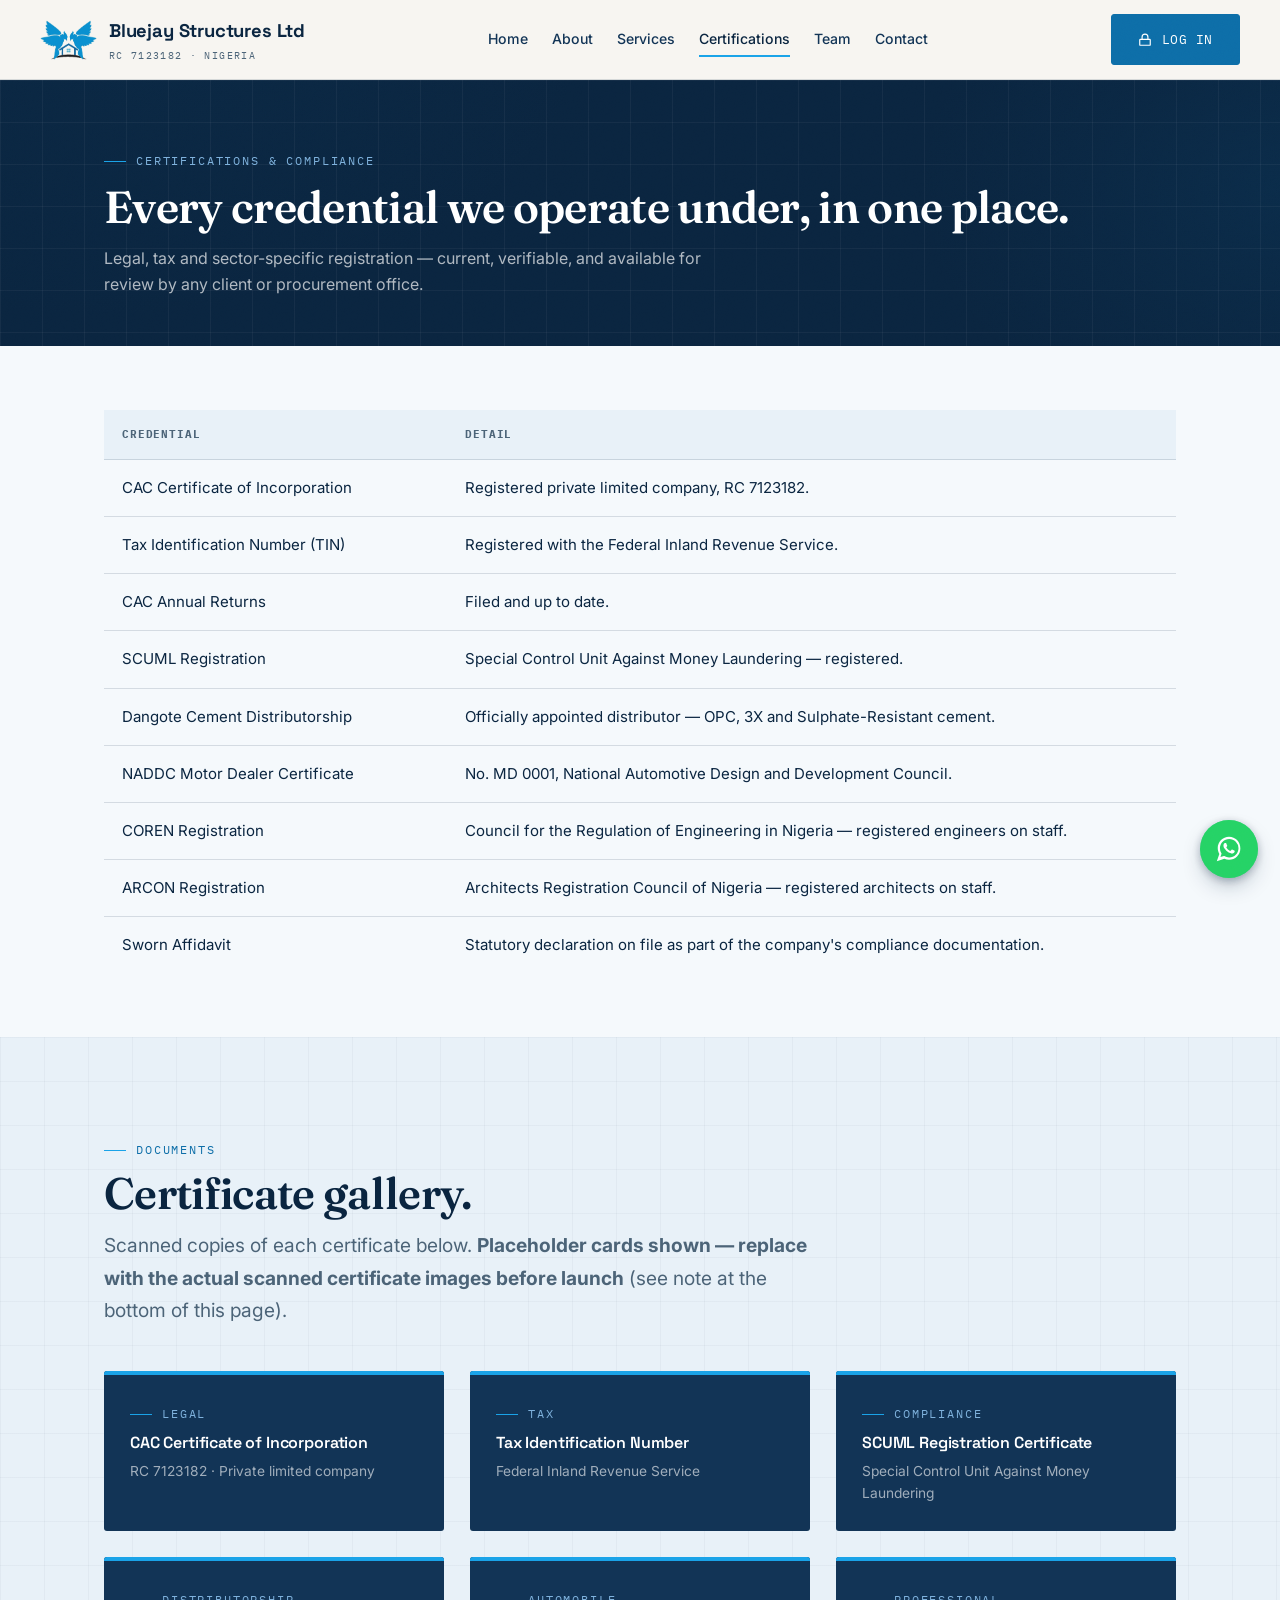
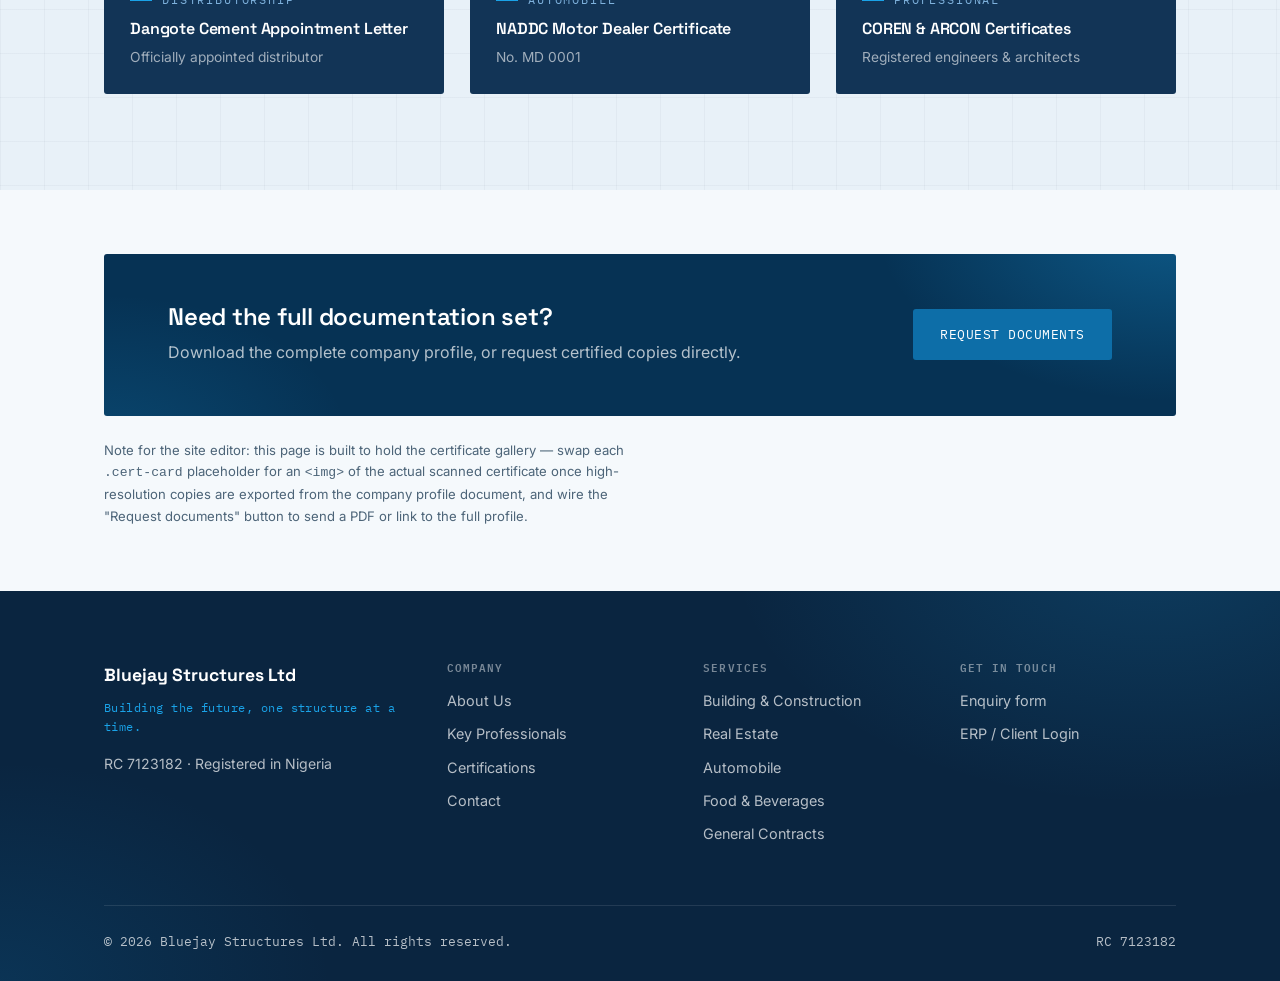
<file: certifications.html>
<!DOCTYPE html>
<html lang="en">
<head>
<meta charset="UTF-8">
<meta name="viewport" content="width=device-width, initial-scale=1.0">
<title>Certifications &amp; Compliance — Bluejay Structures Ltd</title>
<meta name="description" content="Regulatory and legal compliance documentation for Bluejay Structures Ltd — CAC, TIN, SCUML, Dangote distributorship, NADDC Motor Dealer Certificate, COREN and ARCON.">
<link rel="preconnect" href="https://fonts.googleapis.com">
<link rel="preconnect" href="https://fonts.gstatic.com" crossorigin>
<link href="https://fonts.googleapis.com/css2?family=Fraunces:ital,opsz,wght@0,9..144,500;0,9..144,600;0,9..144,700;1,9..144,500&family=Space+Grotesk:wght@500;600;700&family=Inter:wght@400;500;600;700&family=IBM+Plex+Mono:wght@400;500&display=swap" rel="stylesheet">
<link rel="icon" type="image/png" sizes="32x32" href="images/favicon-32.png">
<link rel="icon" type="image/png" sizes="16x16" href="images/favicon-16.png">
<link rel="apple-touch-icon" href="images/apple-touch-icon.png">
<style>
/* ==========================================================================
   BLUEJAY STRUCTURES LTD — Design System
   Concept: "Blueprint & Spec Plate" — engineering-drafting grid meets the
   engraved metal nameplate you'd find on machinery/vehicles. Ties the visual
   language directly to what the company does: build, supply materials,
   supply/hire vehicles, hold regulatory certification.
   ========================================================================== */

:root {
  /* Color */
  --ink: #0a2540;              /* brand dark navy - primary text/bg */
  --ink-soft: #123456;
  --concrete: #e8f1f8;         /* light blue-tinted grey - section bg */
  --concrete-light: #f5f9fc;   /* near-white blue-tinted - page bg */
  --blueprint: #0d6ea8;        /* brand blue - primary accent / buttons */
  --blueprint-dark: #063254;
  --blueprint-tint: #e4f0f9;
  --rust: #1aa3e8;             /* brand light blue - secondary accent, was rust */
  --rust-dark: #0f86c4;
  --steel: #4c6478;            /* muted blue-grey - secondary text */
  --white: #ffffff;
  --line: rgba(10, 37, 64, 0.14);
  --line-soft: rgba(10, 37, 64, 0.08);

  /* Type */
  --font-display: "Space Grotesk", "Arial Narrow", sans-serif;
  --font-serif: "Fraunces", Georgia, "Times New Roman", serif;
  --font-body: "Inter", -apple-system, BlinkMacSystemFont, sans-serif;
  --font-mono: "IBM Plex Mono", "Courier New", monospace;

  /* Layout */
  --max: 1200px;
  --gutter: clamp(20px, 5vw, 64px);
  --radius: 3px;
}

* { box-sizing: border-box; margin: 0; padding: 0; }

html { scroll-behavior: smooth; }

@media (prefers-reduced-motion: reduce) {
  html { scroll-behavior: auto; }
  *, *::before, *::after { animation-duration: 0.001ms !important; animation-iteration-count: 1 !important; transition-duration: 0.001ms !important; }
}

body {
  font-family: var(--font-body);
  color: var(--ink);
  background: var(--concrete-light);
  line-height: 1.6;
  font-size: 16px;
  -webkit-font-smoothing: antialiased;
  -moz-osx-font-smoothing: grayscale;
  text-rendering: optimizeLegibility;
  position: relative;
}

/* Subtle film-grain texture over the whole page for a tactile, printed feel */
body::before {
  content: "";
  position: fixed;
  inset: 0;
  z-index: 300;
  pointer-events: none;
  opacity: 0.035;
  mix-blend-mode: overlay;
  background-image: url("data:image/svg+xml;utf8,<svg xmlns='http://www.w3.org/2000/svg' width='180' height='180'><filter id='n'><feTurbulence type='fractalNoise' baseFrequency='0.9' numOctaves='2' stitchTiles='stitch'/></filter><rect width='100%25' height='100%25' filter='url(%23n)'/></svg>");
  background-size: 180px 180px;
}

img { max-width: 100%; display: block; }
a { color: inherit; text-decoration: none; }
ul { list-style: none; }

.container {
  max-width: var(--max);
  margin: 0 auto;
  padding-left: var(--gutter);
  padding-right: var(--gutter);
}

/* ---------- Typography ---------- */
h1, h2, h3, h4 {
  font-family: var(--font-display);
  font-weight: 600;
  letter-spacing: -0.01em;
  line-height: 1.12;
  color: var(--ink);
}

h1, h2 {
  font-family: var(--font-serif);
  font-weight: 600;
  letter-spacing: -0.015em;
  line-height: 1.08;
}

h1 { font-size: clamp(2.6rem, 5.4vw, 4.5rem); }
h2 { font-size: clamp(1.9rem, 3.6vw, 2.75rem); }
h3 { font-size: clamp(1.2rem, 2vw, 1.5rem); }

em, .accent-serif {
  font-family: var(--font-serif);
  font-style: italic;
  font-weight: 500;
}

p { line-height: 1.65; }

.eyebrow {
  font-family: var(--font-mono);
  font-size: 0.72rem;
  letter-spacing: 0.16em;
  text-transform: uppercase;
  color: var(--blueprint);
  display: inline-flex;
  align-items: center;
  gap: 10px;
}
.eyebrow::before {
  content: "";
  width: 22px;
  height: 1px;
  background: var(--rust);
}

.lede {
  font-size: clamp(1.02rem, 1.6vw, 1.2rem);
  color: var(--steel);
  max-width: 60ch;
  line-height: 1.7;
}

.section-head { margin-bottom: 44px; }
.section-head h2 { margin-top: 10px; }

/* ---------- Buttons ---------- */
.btn {
  display: inline-flex;
  align-items: center;
  gap: 10px;
  font-family: var(--font-mono);
  font-size: 0.82rem;
  letter-spacing: 0.04em;
  text-transform: uppercase;
  padding: 14px 26px;
  border-radius: var(--radius);
  border: 1px solid transparent;
  cursor: pointer;
  transition: transform 0.15s ease, background 0.15s ease, border-color 0.15s ease, color .15s ease;
}
.btn:focus-visible { outline: 2px solid var(--blueprint); outline-offset: 3px; }

.btn-primary {
  background: var(--blueprint);
  color: var(--white);
}
.btn-primary:hover { background: var(--blueprint-dark); transform: translateY(-1px); }

.btn-outline {
  background: transparent;
  border-color: var(--ink);
  color: var(--ink);
}
.btn-outline:hover { background: var(--ink); color: var(--white); }

.btn-ghost-light {
  background: transparent;
  border-color: rgba(255,255,255,0.35);
  color: var(--white);
}
.btn-ghost-light:hover { background: rgba(255,255,255,0.12); border-color: var(--white); }

.btn-erp {
  background: var(--blueprint);
  color: var(--white);
  border-color: var(--blueprint);
}
.btn-erp:hover { background: var(--blueprint-dark); border-color: var(--blueprint-dark); }

.btn-erp svg { width: 14px; height: 14px; }

/* ---------- Header ---------- */
.site-header {
  position: sticky;
  top: 0;
  z-index: 100;
  background: rgba(247, 245, 241, 0.97);
  border-bottom: 1px solid var(--line);
}

.header-inner {
  display: flex;
  align-items: center;
  justify-content: space-between;
  min-height: 78px;
  padding: 14px 0;
  gap: 20px;
  flex-wrap: wrap;
}

.brand {
  display: flex;
  align-items: center;
  gap: 12px;
  font-family: var(--font-display);
  font-weight: 700;
  font-size: 1.15rem;
  letter-spacing: -0.01em;
  flex-shrink: 0;
  white-space: nowrap;
}
.brand-mark {
  height: 40px;
  width: auto;
  flex-shrink: 0;
  display: block;
}
.brand-sub {
  display: block;
  font-family: var(--font-mono);
  font-size: 0.6rem;
  letter-spacing: 0.14em;
  color: var(--steel);
  font-weight: 400;
  text-transform: uppercase;
  margin-top: 2px;
}

.main-nav {
  display: flex;
  align-items: center;
  gap: 24px;
  flex-wrap: wrap;
  row-gap: 8px;
}
.main-nav a {
  font-size: 0.88rem;
  font-weight: 500;
  color: var(--ink-soft);
  position: relative;
  padding: 6px 0;
  white-space: nowrap;
}
.main-nav a::after {
  content: "";
  position: absolute;
  left: 0; bottom: 0;
  width: 0;
  height: 2px;
  background: var(--rust);
  transition: width 0.2s ease;
}
.main-nav a:hover::after,
.main-nav a[aria-current="page"]::after { width: 100%; }
.main-nav a[aria-current="page"] { color: var(--ink); }

.header-actions { display: flex; align-items: center; gap: 14px; }

.nav-toggle {
  display: none;
  background: none;
  border: 1px solid var(--line);
  border-radius: var(--radius);
  width: 42px; height: 42px;
  align-items: center;
  justify-content: center;
  cursor: pointer;
}
.nav-toggle span, .nav-toggle span::before, .nav-toggle span::after {
  content: "";
  display: block;
  width: 18px; height: 2px;
  background: var(--ink);
  position: relative;
  transition: 0.2s;
}
.nav-toggle span::before { position: absolute; top: -6px; }
.nav-toggle span::after { position: absolute; top: 6px; }

@media (max-width: 900px) {
  .main-nav {
    position: fixed;
    top: 78px;
    left: 0;
    right: 0;
    bottom: 0;
    background: var(--concrete-light);
    flex-direction: column;
    align-items: flex-start;
    padding: 30px var(--gutter);
    gap: 22px;
    transform: translateX(100%);
    transition: transform 0.25s ease;
    overflow-y: auto;
  }
  .main-nav.open { transform: translateX(0); }
  .main-nav a { font-size: 1.1rem; }
  .nav-toggle { display: flex; }
  .header-actions .btn-outline { display: none; }
}

@media (max-width: 430px) {
  .header-inner { height: auto; min-height: 64px; padding: 10px 0; }
  .brand { font-size: 0.92rem; gap: 9px; }
  .brand-mark { height: 32px; width: auto; }
  .brand-sub { display: none; }
  .btn-erp span, .btn-erp { font-size: 0.68rem; padding: 9px 12px; }
  .main-nav { top: 64px; }
}

/* ---------- Hero ---------- */
.hero {
  position: relative;
  background-color: var(--ink);
  background-image:
    linear-gradient(100deg, rgba(10,37,64,0.94) 0%, rgba(10,37,64,0.88) 45%, rgba(10,37,64,0.72) 100%),
    radial-gradient(ellipse 900px 560px at 10% -10%, rgba(26,163,232,0.32), transparent 60%),
    radial-gradient(ellipse 750px 520px at 105% 5%, rgba(13,110,168,0.38), transparent 55%),
    radial-gradient(ellipse 900px 560px at 50% 125%, rgba(26,163,232,0.16), transparent 60%),
    var(--hero-photo, none);
  background-repeat: no-repeat;
  background-size: cover, auto, auto, auto, cover;
  background-position: center, center, center, center, center;
  color: var(--white);
  overflow: hidden;
  padding: 90px 0 0;
}
.blueprint-grid {
  position: absolute;
  inset: 0;
  background-image:
    linear-gradient(rgba(255,255,255,0.045) 1px, transparent 1px),
    linear-gradient(90deg, rgba(255,255,255,0.045) 1px, transparent 1px);
  background-size: 42px 42px;
  pointer-events: none;
}
.hero-inner {
  position: relative;
  display: grid;
  grid-template-columns: 1.1fr 0.9fr;
  gap: 40px;
  align-items: center;
  padding-bottom: 60px;
}
@media (max-width: 900px) {
  .hero-inner { grid-template-columns: 1fr; }
}

.hero-copy .eyebrow { color: #7fb2dd; }
.hero-copy .eyebrow::before { background: var(--rust); }
.hero h1 { color: var(--white); margin-top: 14px; }
.hero h1 .accent { color: var(--rust); font-style: italic; font-weight: 500; }
.hero-copy .lede { color: rgba(255,255,255,0.72); margin-top: 18px; }
.hero-cta { display: flex; gap: 14px; margin-top: 34px; flex-wrap: wrap; }

.hero-art { position: relative; }
.hero-art svg { width: 100%; height: auto; }
.draw-path {
  fill: none;
  stroke: #9fc4e2;
  stroke-width: 1.4;
  stroke-linecap: round;
  stroke-linejoin: round;
  stroke-dasharray: 2400;
  stroke-dashoffset: 2400;
  animation: draw 3.2s ease forwards 0.3s;
}
.draw-path.fill-rust { stroke: var(--rust); }
@keyframes draw { to { stroke-dashoffset: 0; } }

/* Spec-plate trust bar */
.spec-plate {
  position: relative;
  background: var(--ink-soft);
  border-top: 1px solid rgba(255,255,255,0.08);
}
.spec-plate .container {
  display: flex;
  flex-wrap: wrap;
  gap: 0;
  padding-top: 0;
  padding-bottom: 0;
}
.spec-item {
  flex: 1 1 160px;
  padding: 22px var(--gutter) 22px 0;
  border-right: 1px solid rgba(255,255,255,0.09);
}
.spec-item:last-child { border-right: none; }
.spec-label {
  font-family: var(--font-mono);
  font-size: 0.64rem;
  letter-spacing: 0.12em;
  text-transform: uppercase;
  color: rgba(255,255,255,0.5);
}
.spec-value {
  font-family: var(--font-mono);
  font-size: 0.95rem;
  color: var(--white);
  margin-top: 6px;
  letter-spacing: 0.01em;
}

/* ---------- Section shells ---------- */
section { padding: 96px 0; }
.bg-concrete {
  background-color: var(--concrete);
  background-image:
    linear-gradient(rgba(10,37,64,0.035) 1px, transparent 1px),
    linear-gradient(90deg, rgba(10,37,64,0.035) 1px, transparent 1px);
  background-size: 44px 44px;
}
.section-tight { padding: 64px 0; }
.bg-ink { background: var(--ink); color: var(--white); }
.bg-ink .steel-text { color: rgba(255,255,255,0.65); }
.bg-blueprint { background: var(--blueprint-dark); color: var(--white); }

.divider {
  height: 1px;
  background: var(--line);
  border: none;
}

/* ---------- Cards / grids ---------- */
.grid { display: grid; gap: 26px; }
.grid-4 { grid-template-columns: repeat(4, 1fr); }
.grid-3 { grid-template-columns: repeat(3, 1fr); }
.grid-2 { grid-template-columns: repeat(2, 1fr); }
@media (max-width: 900px) { .grid-4, .grid-3 { grid-template-columns: repeat(2, 1fr); } }
@media (max-width: 600px) { .grid-4, .grid-3, .grid-2 { grid-template-columns: 1fr; } }

.card {
  background: var(--white);
  border: 1px solid var(--line);
  border-radius: var(--radius);
  padding: 30px 26px;
  transition: transform 0.18s ease, box-shadow 0.18s ease, border-color 0.18s ease;
}
.card:hover {
  transform: translateY(-3px);
  box-shadow: 0 14px 30px -18px rgba(22,27,34,0.35);
  border-color: var(--blueprint);
}
.card-index {
  font-family: var(--font-mono);
  font-size: 0.72rem;
  color: var(--rust-dark);
  letter-spacing: 0.08em;
}
.card h3 { margin-top: 14px; }
.card p { color: var(--steel); margin-top: 10px; font-size: 0.94rem; }
.card-link {
  margin-top: 18px;
  font-family: var(--font-mono);
  font-size: 0.76rem;
  letter-spacing: 0.06em;
  text-transform: uppercase;
  color: var(--blueprint);
  display: inline-flex;
  align-items: center;
  gap: 6px;
}
.card:hover .card-link { text-decoration: underline; }

.icon-badge {
  width: 46px; height: 46px;
  border-radius: var(--radius);
  background: var(--blueprint-tint);
  color: var(--blueprint);
  display: flex; align-items: center; justify-content: center;
}
.icon-badge svg { width: 22px; height: 22px; }

/* Stat strip */
.stat-strip { display: flex; flex-wrap: wrap; gap: 0; border-top: 1px solid var(--line); border-bottom: 1px solid var(--line); }
.stat { flex: 1 1 200px; padding: 30px var(--gutter) 30px 0; border-right: 1px solid var(--line); }
.stat:last-child { border-right: none; }
.stat-num { font-family: var(--font-display); font-size: 2.2rem; font-weight: 700; color: var(--blueprint); }
.stat-label { font-family: var(--font-mono); font-size: 0.7rem; text-transform: uppercase; letter-spacing: 0.08em; color: var(--steel); margin-top: 6px; }
@media (max-width: 700px) { .stat { border-right: none; border-bottom: 1px solid var(--line); } }

/* Badge strip (credentials) */
.badge-row { display: flex; flex-wrap: wrap; gap: 14px; margin-top: 30px; }
.badge {
  font-family: var(--font-mono);
  font-size: 0.72rem;
  letter-spacing: 0.03em;
  border: 1px solid var(--line);
  border-radius: 999px;
  padding: 9px 16px;
  display: inline-flex;
  align-items: center;
  gap: 8px;
  color: var(--ink-soft);
  background: var(--white);
}
.badge .dot { width: 6px; height: 6px; border-radius: 50%; background: var(--rust); }

/* Tables */
.data-table { width: 100%; border-collapse: collapse; font-size: 0.94rem; }
.data-table th, .data-table td {
  text-align: left;
  padding: 16px 18px;
  border-bottom: 1px solid var(--line);
  vertical-align: top;
}
.data-table th {
  font-family: var(--font-mono);
  font-size: 0.68rem;
  text-transform: uppercase;
  letter-spacing: 0.08em;
  color: var(--steel);
  background: var(--concrete);
}
.data-table tr:last-child td { border-bottom: none; }

/* Process timeline */
.process-list { border-top: 1px solid var(--line); }
.process-step {
  display: grid;
  grid-template-columns: 90px 1fr;
  gap: 20px;
  padding: 26px 0;
  border-bottom: 1px solid var(--line);
}
.process-step .step-num {
  font-family: var(--font-mono);
  font-size: 0.85rem;
  color: var(--rust-dark);
  padding-top: 4px;
}
.process-step h4 { font-size: 1.05rem; }
.process-step p { color: var(--steel); margin-top: 6px; font-size: 0.92rem; }

/* Team */
.team-card { text-align: left; }
.team-photo {
  width: 100%;
  aspect-ratio: 4/5;
  background: var(--blueprint-tint);
  border-radius: var(--radius);
  display: flex;
  align-items: center;
  justify-content: center;
  color: var(--blueprint);
  font-family: var(--font-display);
  font-weight: 700;
  font-size: 1.6rem;
  margin-bottom: 16px;
  overflow: hidden;
}
.team-photo img {
  width: 100%;
  height: 100%;
  object-fit: cover;
  display: block;
}

/* ---------- CEO / leadership spotlight ---------- */
.ceo-feature {
  position: relative;
  overflow: hidden;
  background-color: var(--ink);
  background-image:
    radial-gradient(ellipse 700px 460px at 92% -15%, rgba(26,163,232,0.32), transparent 60%),
    radial-gradient(ellipse 600px 420px at 4% 115%, rgba(13,110,168,0.30), transparent 55%);
  background-repeat: no-repeat;
  color: var(--white);
  border-radius: var(--radius);
  padding: 56px;
  display: grid;
  grid-template-columns: 300px 1fr;
  gap: 52px;
  align-items: center;
}
.ceo-photo-wrap {
  position: relative;
  padding: 14px;
  flex-shrink: 0;
}
.ceo-photo-wrap .corner {
  position: absolute;
  width: 26px;
  height: 26px;
  border-color: var(--rust);
  border-style: solid;
  border-width: 0;
}
.ceo-photo-wrap .corner.tl { top: 0; left: 0; border-top-width: 3px; border-left-width: 3px; }
.ceo-photo-wrap .corner.tr { top: 0; right: 0; border-top-width: 3px; border-right-width: 3px; }
.ceo-photo-wrap .corner.bl { bottom: 0; left: 0; border-bottom-width: 3px; border-left-width: 3px; }
.ceo-photo-wrap .corner.br { bottom: 0; right: 0; border-bottom-width: 3px; border-right-width: 3px; }
.ceo-photo {
  width: 100%;
  aspect-ratio: 4/5;
  object-fit: cover;
  display: block;
  border: 1px solid rgba(255,255,255,0.14);
}
.ceo-role {
  font-family: var(--font-mono);
  font-size: 1rem;
  color: var(--rust);
  text-transform: uppercase;
  letter-spacing: 0.06em;
  margin: 14px 0 18px;
}
.ceo-content h2 {
  color: var(--white);
  font-size: clamp(2rem, 3.6vw, 3rem);
}
.ceo-content .lede { color: rgba(255,255,255,0.78); }
.ceo-quote {
  margin-top: 24px;
  padding-left: 20px;
  border-left: 2px solid var(--rust);
  font-family: var(--font-serif);
  font-style: italic;
  font-size: 1.15rem;
  color: rgba(255,255,255,0.88);
  max-width: 55ch;
}
@media (max-width: 720px) {
  .ceo-feature {
    grid-template-columns: 1fr;
    padding: 32px;
    gap: 28px;
  }
  .ceo-photo-wrap { max-width: 240px; margin: 0 auto; }
}
.team-card h3 { font-size: 1.05rem; }
.team-role { font-family: var(--font-mono); font-size: 0.72rem; color: var(--rust-dark); text-transform: uppercase; letter-spacing: 0.06em; margin-top: 4px; }
.team-qual { color: var(--steel); font-size: 0.88rem; margin-top: 8px; }

/* Certification gallery */
.cert-card {
  background: var(--ink-soft);
  color: var(--white);
  border-radius: var(--radius);
  padding: 26px;
  position: relative;
  overflow: hidden;
}
.cert-card::before {
  content: "";
  position: absolute;
  top: 0; left: 0; right: 0;
  height: 4px;
  background: var(--rust);
}
.cert-card .eyebrow { color: #7fb2dd; }
.cert-card h3 { color: var(--white); margin-top: 10px; font-size: 1rem; }
.cert-card p { color: rgba(255,255,255,0.6); font-size: 0.86rem; margin-top: 8px; }

/* Forms */
.form-panel {
  background: var(--white);
  border: 1px solid var(--line);
  border-radius: var(--radius);
  padding: 36px;
}
.form-row { display: grid; grid-template-columns: 1fr 1fr; gap: 18px; }
@media (max-width: 600px) { .form-row { grid-template-columns: 1fr; } }
.field { margin-bottom: 18px; }
.field label {
  display: block;
  font-family: var(--font-mono);
  font-size: 0.7rem;
  text-transform: uppercase;
  letter-spacing: 0.06em;
  color: var(--steel);
  margin-bottom: 8px;
}
.field input, .field select, .field textarea {
  width: 100%;
  border: 1px solid var(--line);
  border-radius: var(--radius);
  padding: 12px 14px;
  font-family: var(--font-body);
  font-size: 0.95rem;
  background: var(--concrete-light);
  color: var(--ink);
}
.field input:focus, .field select:focus, .field textarea:focus {
  outline: 2px solid var(--blueprint);
  outline-offset: 1px;
  background: var(--white);
}
.field textarea { resize: vertical; min-height: 110px; }
.form-note { font-size: 0.82rem; color: var(--steel); margin-top: 14px; }
.form-success {
  display: none;
  background: var(--blueprint-tint);
  border: 1px solid var(--blueprint);
  color: var(--blueprint-dark);
  padding: 14px 16px;
  border-radius: var(--radius);
  font-size: 0.9rem;
  margin-top: 18px;
}
.form-success.show { display: block; }

/* CTA banner */
.cta-banner {
  position: relative;
  overflow: hidden;
  background-color: var(--blueprint-dark);
  background-image:
    radial-gradient(ellipse 500px 300px at 100% -20%, rgba(26,163,232,0.35), transparent 60%),
    radial-gradient(ellipse 450px 280px at 0% 120%, rgba(26,163,232,0.18), transparent 55%);
  background-repeat: no-repeat;
  color: var(--white);
  border-radius: var(--radius);
  padding: 50px var(--gutter);
  display: flex;
  align-items: center;
  justify-content: space-between;
  gap: 24px;
  flex-wrap: wrap;
}
.cta-banner h3 { color: var(--white); font-size: 1.5rem; }
.cta-banner p { color: rgba(255,255,255,0.7); margin-top: 8px; }

/* Footer */
.site-footer {
  background-color: var(--ink);
  background-image:
    radial-gradient(ellipse 700px 420px at 90% -10%, rgba(26,163,232,0.18), transparent 60%),
    radial-gradient(ellipse 600px 400px at 0% 100%, rgba(13,110,168,0.20), transparent 55%);
  background-repeat: no-repeat;
  color: rgba(255,255,255,0.7);
  padding: 70px 0 30px;
}
.footer-grid { display: grid; grid-template-columns: 1.4fr 1fr 1fr 1fr; gap: 40px; padding-bottom: 50px; border-bottom: 1px solid rgba(255,255,255,0.1); }
@media (max-width: 800px) { .footer-grid { grid-template-columns: 1fr 1fr; } }
@media (max-width: 500px) { .footer-grid { grid-template-columns: 1fr; } }
.footer-brand { font-family: var(--font-display); font-weight: 700; color: var(--white); font-size: 1.1rem; }
.footer-tagline { font-family: var(--font-mono); font-size: 0.72rem; color: var(--rust); margin-top: 10px; letter-spacing: 0.04em; }
.footer-col h4 { font-family: var(--font-mono); font-size: 0.68rem; text-transform: uppercase; letter-spacing: 0.1em; color: rgba(255,255,255,0.45); margin-bottom: 16px; }
.footer-col ul li { margin-bottom: 10px; font-size: 0.9rem; }
.footer-col ul li a:hover { color: var(--white); }
.footer-bottom { display: flex; justify-content: space-between; flex-wrap: wrap; gap: 12px; padding-top: 26px; font-size: 0.8rem; font-family: var(--font-mono); }

/* Reveal on scroll */
.reveal { opacity: 0; transform: translateY(18px); transition: opacity 0.6s ease, transform 0.6s ease; }
.reveal.in { opacity: 1; transform: translateY(0); }

/* Breadcrumb / page header for interior pages */
.page-header {
  background-color: var(--ink);
  background-image:
    linear-gradient(100deg, rgba(10,37,64,0.93) 0%, rgba(10,37,64,0.86) 50%, rgba(10,37,64,0.7) 100%),
    radial-gradient(ellipse 800px 480px at 8% -20%, rgba(26,163,232,0.30), transparent 60%),
    radial-gradient(ellipse 650px 460px at 100% 40%, rgba(13,110,168,0.32), transparent 55%),
    var(--header-photo, none);
  background-repeat: no-repeat;
  background-size: cover, auto, auto, cover;
  background-position: center, center, center, center;
  color: var(--white);
  padding: 64px 0 48px;
  position: relative;
  overflow: hidden;
}
.page-header .eyebrow { color: #7fb2dd; }
.page-header h1 { color: var(--white); margin-top: 12px; font-size: clamp(2rem, 4vw, 2.8rem); }
.page-header p { color: rgba(255,255,255,0.68); margin-top: 14px; max-width: 62ch; }

/* Tabs (services page) */
.tab-list { display: flex; gap: 6px; flex-wrap: wrap; border-bottom: 1px solid var(--line); margin-bottom: 40px; }
.tab-btn {
  font-family: var(--font-mono);
  font-size: 0.78rem;
  text-transform: uppercase;
  letter-spacing: 0.05em;
  padding: 14px 18px;
  border: none;
  background: none;
  color: var(--steel);
  cursor: pointer;
  border-bottom: 2px solid transparent;
  margin-bottom: -1px;
}
.tab-btn.active { color: var(--ink); border-color: var(--rust-dark); }
.tab-panel { display: none; }
.tab-panel.active { display: block; }

.sub-service { display: grid; grid-template-columns: 220px 1fr; gap: 30px; padding: 24px 0; border-bottom: 1px solid var(--line); }
.sub-service h4 { font-family: var(--font-mono); font-size: 0.85rem; letter-spacing: 0.02em; color: var(--rust-dark); text-transform: uppercase; }
@media (max-width: 700px) { .sub-service { grid-template-columns: 1fr; gap: 10px; } }

.tag-list { display: flex; flex-wrap: wrap; gap: 8px; margin-top: 10px; }
.tag-list span {
  font-size: 0.82rem;
  background: var(--concrete);
  border: 1px solid var(--line);
  padding: 5px 12px;
  border-radius: 999px;
  color: var(--ink-soft);
}

/* Category / feature icon (vehicles, service cards) */
.cat-icon { width: 38px; height: 38px; margin-bottom: 16px; }

/* Full-width button */
.btn-block { width: 100%; justify-content: center; }

/* Contact info list (contact page, vehicle enquiry aside) */
.contact-list li {
  display: flex; gap: 16px; padding: 16px 0; border-bottom: 1px solid var(--line);
}
.contact-list li:last-child { border-bottom: none; }
.contact-list .k {
  font-family: var(--font-mono); font-size: 0.68rem; letter-spacing: 0.08em; text-transform: uppercase;
  color: var(--steel); width: 90px; flex-shrink: 0; padding-top: 2px;
}
.contact-list .v { font-size: 0.95rem; }
.contact-list .v a:hover { color: var(--blueprint); }

/* Utility */
.mt-0 { margin-top: 0 !important; }
.center { text-align: center; margin-left: auto; margin-right: auto; }
.skip-link {
  position: absolute; left: -9999px; top: 0; background: var(--ink); color: var(--white);
  padding: 10px 16px; z-index: 200;
}
.skip-link:focus { left: 10px; top: 10px; }

/* ---------- Floating WhatsApp button ---------- */
.whatsapp-float {
  position: fixed;
  right: 22px;
  bottom: 22px;
  width: 58px;
  height: 58px;
  border-radius: 50%;
  background: #25d366;
  display: flex;
  align-items: center;
  justify-content: center;
  box-shadow: 0 10px 24px -8px rgba(10, 37, 64, 0.45), 0 2px 8px rgba(10, 37, 64, 0.25);
  z-index: 95;
  transition: transform 0.18s ease, box-shadow 0.18s ease;
}
.whatsapp-float:hover {
  transform: translateY(-2px) scale(1.05);
  box-shadow: 0 14px 28px -8px rgba(10, 37, 64, 0.5), 0 3px 10px rgba(10, 37, 64, 0.3);
}
.whatsapp-float svg { width: 30px; height: 30px; }
.whatsapp-float .wa-pulse {
  position: absolute;
  inset: 0;
  border-radius: 50%;
  background: #25d366;
  opacity: 0.55;
  animation: wa-pulse 2.2s ease-out infinite;
  z-index: -1;
}
@keyframes wa-pulse {
  0% { transform: scale(1); opacity: 0.5; }
  100% { transform: scale(1.7); opacity: 0; }
}
@media (max-width: 600px) {
  .whatsapp-float { right: 16px; bottom: 16px; width: 52px; height: 52px; }
  .whatsapp-float svg { width: 26px; height: 26px; }
}
@media (prefers-reduced-motion: reduce) {
  .whatsapp-float .wa-pulse { animation: none; display: none; }
}

</style>
</head>
<body>
<a class="skip-link" href="#main">Skip to content</a>

<header class="site-header">
  <div class="container header-inner">
    <a href="index.html" class="brand">
      <img src="[data-uri]" class="brand-mark" alt="Bluejay Structures Ltd logo">
      <span>Bluejay Structures Ltd<span class="brand-sub">RC 7123182 · Nigeria</span></span>
    </a>
    <nav class="main-nav" id="main-nav">
      <a href="index.html">Home</a>
      <a href="about.html">About</a>
      <a href="services.html">Services</a>
      <a href="certifications.html" aria-current="page">Certifications</a>
      <a href="team.html">Team</a>
      <a href="contact.html">Contact</a>
    </nav>
    <div class="header-actions">
      <a href="https://bluejay-2864b.web.app/#/users" target="_blank" rel="noopener" class="btn btn-erp">
        <svg viewBox="0 0 24 24" fill="none" stroke="currentColor" stroke-width="2"><rect x="3" y="11" width="18" height="10" rx="1"/><path d="M7 11V7a5 5 0 0 1 10 0v4"/></svg>
        Log in
      </a>
      <button class="nav-toggle" aria-label="Toggle menu" aria-expanded="false" aria-controls="main-nav"><span></span></button>
    </div>
  </div>
</header>

<main id="main">

  <div class="page-header" style="--header-photo:url('https://images.pexels.com/photos/37352217/pexels-photo-37352217.jpeg?auto=compress&cs=tinysrgb&w=1920');">
    <div class="blueprint-grid"></div>
    <div class="container" style="position:relative;">
      <span class="eyebrow">Certifications &amp; compliance</span>
      <h1>Every credential we operate under, in one place.</h1>
      <p>Legal, tax and sector-specific registration — current, verifiable, and available for review by any client or procurement office.</p>
    </div>
  </div>

  <!-- COMPLIANCE TABLE -->
  <section class="section-tight">
    <div class="container">
      <table class="data-table reveal">
        <thead><tr><th style="width:32%;">Credential</th><th>Detail</th></tr></thead>
        <tbody>
          <tr><td>CAC Certificate of Incorporation</td><td>Registered private limited company, RC 7123182.</td></tr>
          <tr><td>Tax Identification Number (TIN)</td><td>Registered with the Federal Inland Revenue Service.</td></tr>
          <tr><td>CAC Annual Returns</td><td>Filed and up to date.</td></tr>
          <tr><td>SCUML Registration</td><td>Special Control Unit Against Money Laundering — registered.</td></tr>
          <tr><td>Dangote Cement Distributorship</td><td>Officially appointed distributor — OPC, 3X and Sulphate-Resistant cement.</td></tr>
          <tr><td>NADDC Motor Dealer Certificate</td><td>No. MD 0001, National Automotive Design and Development Council.</td></tr>
          <tr><td>COREN Registration</td><td>Council for the Regulation of Engineering in Nigeria — registered engineers on staff.</td></tr>
          <tr><td>ARCON Registration</td><td>Architects Registration Council of Nigeria — registered architects on staff.</td></tr>
          <tr><td>Sworn Affidavit</td><td>Statutory declaration on file as part of the company's compliance documentation.</td></tr>
        </tbody>
      </table>
    </div>
  </section>

  <!-- CERTIFICATE GALLERY -->
  <section class="bg-concrete">
    <div class="container">
      <div class="section-head reveal">
        <span class="eyebrow">Documents</span>
        <h2>Certificate gallery.</h2>
        <p class="lede" style="margin-top:12px;">Scanned copies of each certificate below. <strong>Placeholder cards shown — replace with the actual scanned certificate images before launch</strong> (see note at the bottom of this page).</p>
      </div>
      <div class="grid grid-3 reveal">
        <div class="cert-card">
          <span class="eyebrow">Legal</span>
          <h3>CAC Certificate of Incorporation</h3>
          <p>RC 7123182 · Private limited company</p>
        </div>
        <div class="cert-card">
          <span class="eyebrow">Tax</span>
          <h3>Tax Identification Number</h3>
          <p>Federal Inland Revenue Service</p>
        </div>
        <div class="cert-card">
          <span class="eyebrow">Compliance</span>
          <h3>SCUML Registration Certificate</h3>
          <p>Special Control Unit Against Money Laundering</p>
        </div>
        <div class="cert-card">
          <span class="eyebrow">Distributorship</span>
          <h3>Dangote Cement Appointment Letter</h3>
          <p>Officially appointed distributor</p>
        </div>
        <div class="cert-card">
          <span class="eyebrow">Automobile</span>
          <h3>NADDC Motor Dealer Certificate</h3>
          <p>No. MD 0001</p>
        </div>
        <div class="cert-card">
          <span class="eyebrow">Professional</span>
          <h3>COREN &amp; ARCON Certificates</h3>
          <p>Registered engineers &amp; architects</p>
        </div>
      </div>
    </div>
  </section>

  <!-- DOWNLOAD + CTA -->
  <section class="section-tight">
    <div class="container">
      <div class="cta-banner reveal">
        <div>
          <h3>Need the full documentation set?</h3>
          <p>Download the complete company profile, or request certified copies directly.</p>
        </div>
        <div style="display:flex; gap:12px; flex-wrap:wrap;">
          <a href="contact.html" class="btn btn-primary">Request documents</a>
        </div>
      </div>
      <p class="form-note reveal" style="margin-top:24px; max-width:70ch;">
        Note for the site editor: this page is built to hold the certificate gallery — swap each <code>.cert-card</code> placeholder for an <code>&lt;img&gt;</code> of the actual scanned certificate once high-resolution copies are exported from the company profile document, and wire the "Request documents" button to send a PDF or link to the full profile.
      </p>
    </div>
  </section>

</main>

<footer class="site-footer">
  <div class="container">
    <div class="footer-grid">
      <div>
        <div class="footer-brand">Bluejay Structures Ltd</div>
        <div class="footer-tagline">Building the future, one structure at a time.</div>
        <p style="margin-top:16px; font-size:0.88rem;">RC 7123182 · Registered in Nigeria</p>
      </div>
      <div class="footer-col">
        <h4>Company</h4>
        <ul>
          <li><a href="about.html">About Us</a></li>
          <li><a href="team.html">Key Professionals</a></li>
          <li><a href="certifications.html">Certifications</a></li>
          <li><a href="contact.html">Contact</a></li>
        </ul>
      </div>
      <div class="footer-col">
        <h4>Services</h4>
        <ul>
          <li><a href="services.html#construction">Building &amp; Construction</a></li>
          <li><a href="services.html#realestate">Real Estate</a></li>
          <li><a href="services.html#automobile">Automobile</a></li>
          <li><a href="services.html#food">Food &amp; Beverages</a></li>
          <li><a href="services.html#general">General Contracts</a></li>
        </ul>
      </div>
      <div class="footer-col">
        <h4>Get in touch</h4>
        <ul>
          <li><a href="contact.html">Enquiry form</a></li>
          <li><a href="https://bluejay-2864b.web.app/#/users" target="_blank" rel="noopener">ERP / Client Login</a></li>
        </ul>
      </div>
    </div>
    <div class="footer-bottom">
      <span>© 2026 Bluejay Structures Ltd. All rights reserved.</span>
      <span>RC 7123182</span>
    </div>
  </div>
</footer>


<!-- Floating WhatsApp contact button -->
<a href="https://wa.me/2348031836295?text=Hello%20Bluejay%20Structures%2C%20I%27d%20like%20to%20enquire%20about..." target="_blank" rel="noopener" class="whatsapp-float" aria-label="Chat with Bluejay Structures on WhatsApp">
  <span class="wa-pulse" aria-hidden="true"></span>
  <svg viewBox="0 0 32 32" fill="white" xmlns="http://www.w3.org/2000/svg" aria-hidden="true">
    <path d="M16.04 3C9.37 3 3.98 8.39 3.98 15.06c0 2.24.62 4.35 1.7 6.16L3 29l7.98-2.6a12.02 12.02 0 0 0 5.06 1.11h.01c6.67 0 12.06-5.39 12.06-12.06C28.11 8.39 22.72 3 16.04 3zm0 21.94h-.01a9.9 9.9 0 0 1-5.04-1.38l-.36-.21-3.75 1.22 1.23-3.65-.24-.38a9.86 9.86 0 0 1-1.53-5.28c0-5.46 4.45-9.9 9.91-9.9 2.64 0 5.13 1.03 6.99 2.9a9.83 9.83 0 0 1 2.9 6.99c0 5.46-4.45 9.9-9.91 9.9zm5.44-7.42c-.3-.15-1.76-.87-2.03-.97-.27-.1-.47-.15-.67.15-.2.3-.77.97-.94 1.17-.17.2-.35.22-.65.07-.3-.15-1.24-.46-2.36-1.46-.87-.78-1.46-1.74-1.63-2.04-.17-.3-.02-.46.13-.61.13-.13.3-.35.45-.52.15-.17.2-.3.3-.5.1-.2.05-.37-.02-.52-.07-.15-.67-1.61-.92-2.21-.24-.58-.49-.5-.67-.51h-.57c-.2 0-.52.07-.79.37-.27.3-1.04 1.02-1.04 2.48 0 1.46 1.06 2.87 1.21 3.07.15.2 2.09 3.19 5.06 4.47.71.31 1.26.49 1.69.62.71.23 1.35.2 1.86.12.57-.08 1.76-.72 2-1.41.25-.7.25-1.29.17-1.41-.07-.12-.27-.2-.57-.35z"/>
  </svg>
</a>

<script src="js/main.js"></script>
</body>
</html>
</file>
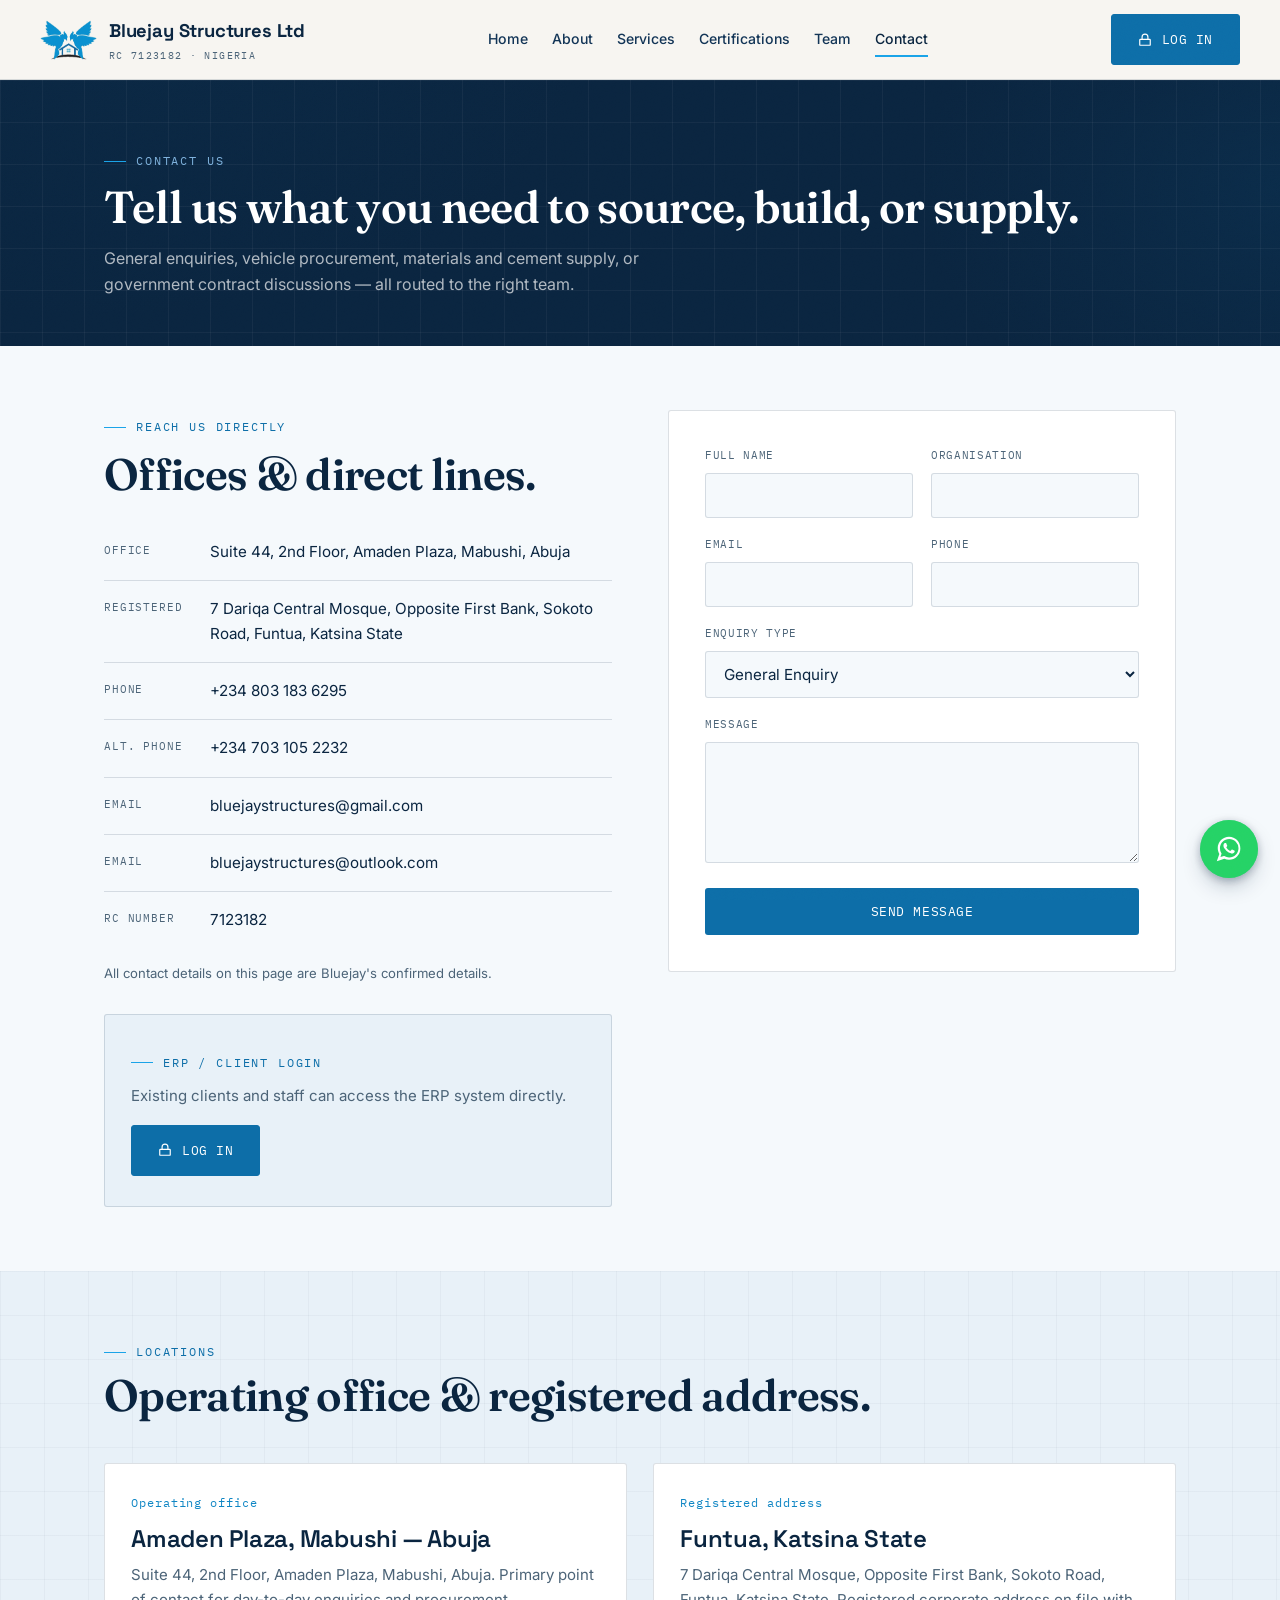
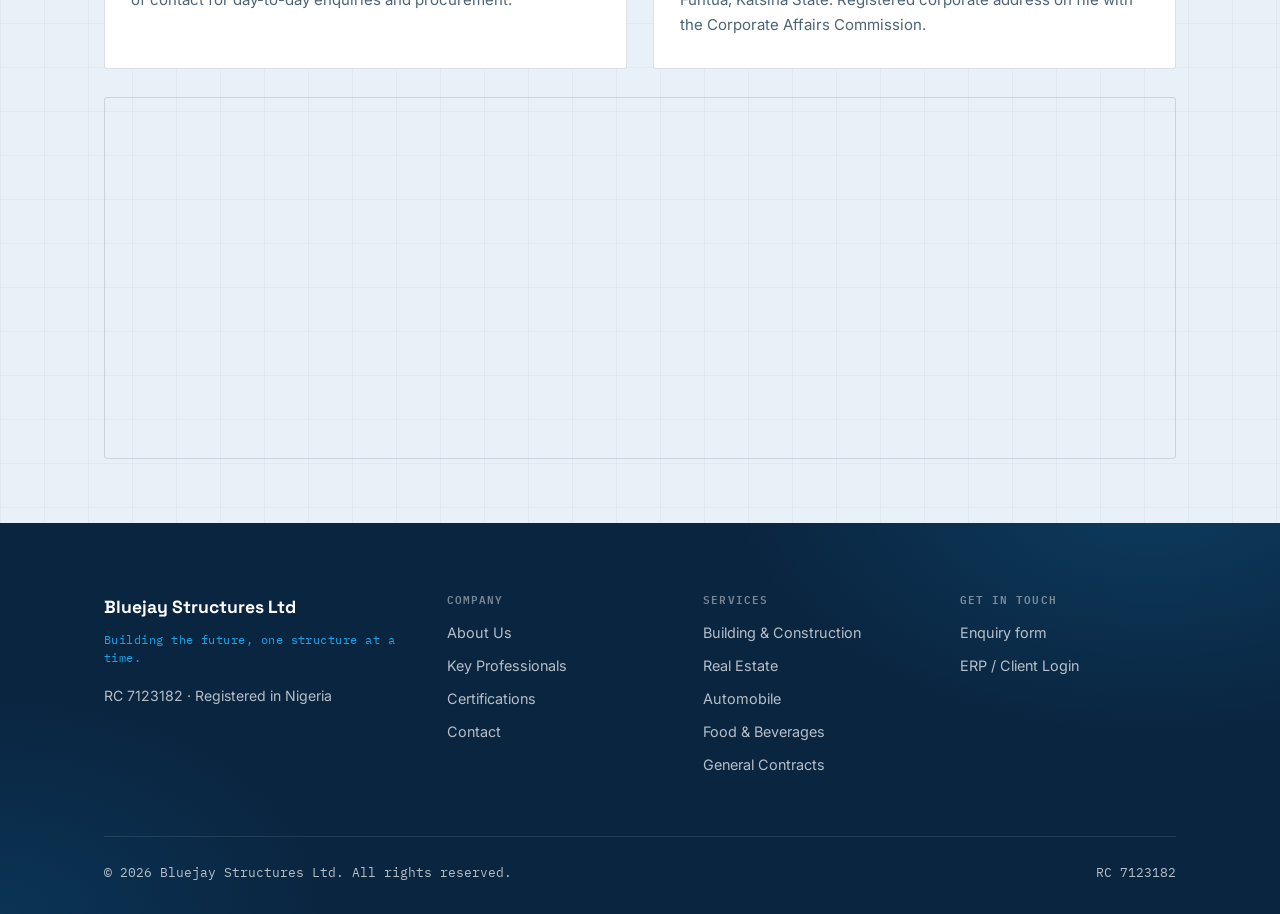
<file: contact.html>
<!DOCTYPE html>
<html lang="en">
<head>
<meta charset="UTF-8">
<meta name="viewport" content="width=device-width, initial-scale=1.0">
<title>Contact Us — Bluejay Structures Ltd</title>
<meta name="description" content="Get in touch with Bluejay Structures Ltd for construction, vehicle procurement, food &amp; beverage or government contract enquiries.">
<link rel="preconnect" href="https://fonts.googleapis.com">
<link rel="preconnect" href="https://fonts.gstatic.com" crossorigin>
<link href="https://fonts.googleapis.com/css2?family=Fraunces:ital,opsz,wght@0,9..144,500;0,9..144,600;0,9..144,700;1,9..144,500&family=Space+Grotesk:wght@500;600;700&family=Inter:wght@400;500;600;700&family=IBM+Plex+Mono:wght@400;500&display=swap" rel="stylesheet">
<link rel="icon" type="image/png" sizes="32x32" href="images/favicon-32.png">
<link rel="icon" type="image/png" sizes="16x16" href="images/favicon-16.png">
<link rel="apple-touch-icon" href="images/apple-touch-icon.png">
<style>
/* ==========================================================================
   BLUEJAY STRUCTURES LTD — Design System
   Concept: "Blueprint & Spec Plate" — engineering-drafting grid meets the
   engraved metal nameplate you'd find on machinery/vehicles. Ties the visual
   language directly to what the company does: build, supply materials,
   supply/hire vehicles, hold regulatory certification.
   ========================================================================== */

:root {
  /* Color */
  --ink: #0a2540;              /* brand dark navy - primary text/bg */
  --ink-soft: #123456;
  --concrete: #e8f1f8;         /* light blue-tinted grey - section bg */
  --concrete-light: #f5f9fc;   /* near-white blue-tinted - page bg */
  --blueprint: #0d6ea8;        /* brand blue - primary accent / buttons */
  --blueprint-dark: #063254;
  --blueprint-tint: #e4f0f9;
  --rust: #1aa3e8;             /* brand light blue - secondary accent, was rust */
  --rust-dark: #0f86c4;
  --steel: #4c6478;            /* muted blue-grey - secondary text */
  --white: #ffffff;
  --line: rgba(10, 37, 64, 0.14);
  --line-soft: rgba(10, 37, 64, 0.08);

  /* Type */
  --font-display: "Space Grotesk", "Arial Narrow", sans-serif;
  --font-serif: "Fraunces", Georgia, "Times New Roman", serif;
  --font-body: "Inter", -apple-system, BlinkMacSystemFont, sans-serif;
  --font-mono: "IBM Plex Mono", "Courier New", monospace;

  /* Layout */
  --max: 1200px;
  --gutter: clamp(20px, 5vw, 64px);
  --radius: 3px;
}

* { box-sizing: border-box; margin: 0; padding: 0; }

html { scroll-behavior: smooth; }

@media (prefers-reduced-motion: reduce) {
  html { scroll-behavior: auto; }
  *, *::before, *::after { animation-duration: 0.001ms !important; animation-iteration-count: 1 !important; transition-duration: 0.001ms !important; }
}

body {
  font-family: var(--font-body);
  color: var(--ink);
  background: var(--concrete-light);
  line-height: 1.6;
  font-size: 16px;
  -webkit-font-smoothing: antialiased;
  -moz-osx-font-smoothing: grayscale;
  text-rendering: optimizeLegibility;
  position: relative;
}

/* Subtle film-grain texture over the whole page for a tactile, printed feel */
body::before {
  content: "";
  position: fixed;
  inset: 0;
  z-index: 300;
  pointer-events: none;
  opacity: 0.035;
  mix-blend-mode: overlay;
  background-image: url("data:image/svg+xml;utf8,<svg xmlns='http://www.w3.org/2000/svg' width='180' height='180'><filter id='n'><feTurbulence type='fractalNoise' baseFrequency='0.9' numOctaves='2' stitchTiles='stitch'/></filter><rect width='100%25' height='100%25' filter='url(%23n)'/></svg>");
  background-size: 180px 180px;
}

img { max-width: 100%; display: block; }
a { color: inherit; text-decoration: none; }
ul { list-style: none; }

.container {
  max-width: var(--max);
  margin: 0 auto;
  padding-left: var(--gutter);
  padding-right: var(--gutter);
}

/* ---------- Typography ---------- */
h1, h2, h3, h4 {
  font-family: var(--font-display);
  font-weight: 600;
  letter-spacing: -0.01em;
  line-height: 1.12;
  color: var(--ink);
}

h1, h2 {
  font-family: var(--font-serif);
  font-weight: 600;
  letter-spacing: -0.015em;
  line-height: 1.08;
}

h1 { font-size: clamp(2.6rem, 5.4vw, 4.5rem); }
h2 { font-size: clamp(1.9rem, 3.6vw, 2.75rem); }
h3 { font-size: clamp(1.2rem, 2vw, 1.5rem); }

em, .accent-serif {
  font-family: var(--font-serif);
  font-style: italic;
  font-weight: 500;
}

p { line-height: 1.65; }

.eyebrow {
  font-family: var(--font-mono);
  font-size: 0.72rem;
  letter-spacing: 0.16em;
  text-transform: uppercase;
  color: var(--blueprint);
  display: inline-flex;
  align-items: center;
  gap: 10px;
}
.eyebrow::before {
  content: "";
  width: 22px;
  height: 1px;
  background: var(--rust);
}

.lede {
  font-size: clamp(1.02rem, 1.6vw, 1.2rem);
  color: var(--steel);
  max-width: 60ch;
  line-height: 1.7;
}

.section-head { margin-bottom: 44px; }
.section-head h2 { margin-top: 10px; }

/* ---------- Buttons ---------- */
.btn {
  display: inline-flex;
  align-items: center;
  gap: 10px;
  font-family: var(--font-mono);
  font-size: 0.82rem;
  letter-spacing: 0.04em;
  text-transform: uppercase;
  padding: 14px 26px;
  border-radius: var(--radius);
  border: 1px solid transparent;
  cursor: pointer;
  transition: transform 0.15s ease, background 0.15s ease, border-color 0.15s ease, color .15s ease;
}
.btn:focus-visible { outline: 2px solid var(--blueprint); outline-offset: 3px; }

.btn-primary {
  background: var(--blueprint);
  color: var(--white);
}
.btn-primary:hover { background: var(--blueprint-dark); transform: translateY(-1px); }

.btn-outline {
  background: transparent;
  border-color: var(--ink);
  color: var(--ink);
}
.btn-outline:hover { background: var(--ink); color: var(--white); }

.btn-ghost-light {
  background: transparent;
  border-color: rgba(255,255,255,0.35);
  color: var(--white);
}
.btn-ghost-light:hover { background: rgba(255,255,255,0.12); border-color: var(--white); }

.btn-erp {
  background: var(--blueprint);
  color: var(--white);
  border-color: var(--blueprint);
}
.btn-erp:hover { background: var(--blueprint-dark); border-color: var(--blueprint-dark); }

.btn-erp svg { width: 14px; height: 14px; }

/* ---------- Header ---------- */
.site-header {
  position: sticky;
  top: 0;
  z-index: 100;
  background: rgba(247, 245, 241, 0.97);
  border-bottom: 1px solid var(--line);
}

.header-inner {
  display: flex;
  align-items: center;
  justify-content: space-between;
  min-height: 78px;
  padding: 14px 0;
  gap: 20px;
  flex-wrap: wrap;
}

.brand {
  display: flex;
  align-items: center;
  gap: 12px;
  font-family: var(--font-display);
  font-weight: 700;
  font-size: 1.15rem;
  letter-spacing: -0.01em;
  flex-shrink: 0;
  white-space: nowrap;
}
.brand-mark {
  height: 40px;
  width: auto;
  flex-shrink: 0;
  display: block;
}
.brand-sub {
  display: block;
  font-family: var(--font-mono);
  font-size: 0.6rem;
  letter-spacing: 0.14em;
  color: var(--steel);
  font-weight: 400;
  text-transform: uppercase;
  margin-top: 2px;
}

.main-nav {
  display: flex;
  align-items: center;
  gap: 24px;
  flex-wrap: wrap;
  row-gap: 8px;
}
.main-nav a {
  font-size: 0.88rem;
  font-weight: 500;
  color: var(--ink-soft);
  position: relative;
  padding: 6px 0;
  white-space: nowrap;
}
.main-nav a::after {
  content: "";
  position: absolute;
  left: 0; bottom: 0;
  width: 0;
  height: 2px;
  background: var(--rust);
  transition: width 0.2s ease;
}
.main-nav a:hover::after,
.main-nav a[aria-current="page"]::after { width: 100%; }
.main-nav a[aria-current="page"] { color: var(--ink); }

.header-actions { display: flex; align-items: center; gap: 14px; }

.nav-toggle {
  display: none;
  background: none;
  border: 1px solid var(--line);
  border-radius: var(--radius);
  width: 42px; height: 42px;
  align-items: center;
  justify-content: center;
  cursor: pointer;
}
.nav-toggle span, .nav-toggle span::before, .nav-toggle span::after {
  content: "";
  display: block;
  width: 18px; height: 2px;
  background: var(--ink);
  position: relative;
  transition: 0.2s;
}
.nav-toggle span::before { position: absolute; top: -6px; }
.nav-toggle span::after { position: absolute; top: 6px; }

@media (max-width: 900px) {
  .main-nav {
    position: fixed;
    top: 78px;
    left: 0;
    right: 0;
    bottom: 0;
    background: var(--concrete-light);
    flex-direction: column;
    align-items: flex-start;
    padding: 30px var(--gutter);
    gap: 22px;
    transform: translateX(100%);
    transition: transform 0.25s ease;
    overflow-y: auto;
  }
  .main-nav.open { transform: translateX(0); }
  .main-nav a { font-size: 1.1rem; }
  .nav-toggle { display: flex; }
  .header-actions .btn-outline { display: none; }
}

@media (max-width: 430px) {
  .header-inner { height: auto; min-height: 64px; padding: 10px 0; }
  .brand { font-size: 0.92rem; gap: 9px; }
  .brand-mark { height: 32px; width: auto; }
  .brand-sub { display: none; }
  .btn-erp span, .btn-erp { font-size: 0.68rem; padding: 9px 12px; }
  .main-nav { top: 64px; }
}

/* ---------- Hero ---------- */
.hero {
  position: relative;
  background-color: var(--ink);
  background-image:
    linear-gradient(100deg, rgba(10,37,64,0.94) 0%, rgba(10,37,64,0.88) 45%, rgba(10,37,64,0.72) 100%),
    radial-gradient(ellipse 900px 560px at 10% -10%, rgba(26,163,232,0.32), transparent 60%),
    radial-gradient(ellipse 750px 520px at 105% 5%, rgba(13,110,168,0.38), transparent 55%),
    radial-gradient(ellipse 900px 560px at 50% 125%, rgba(26,163,232,0.16), transparent 60%),
    var(--hero-photo, none);
  background-repeat: no-repeat;
  background-size: cover, auto, auto, auto, cover;
  background-position: center, center, center, center, center;
  color: var(--white);
  overflow: hidden;
  padding: 90px 0 0;
}
.blueprint-grid {
  position: absolute;
  inset: 0;
  background-image:
    linear-gradient(rgba(255,255,255,0.045) 1px, transparent 1px),
    linear-gradient(90deg, rgba(255,255,255,0.045) 1px, transparent 1px);
  background-size: 42px 42px;
  pointer-events: none;
}
.hero-inner {
  position: relative;
  display: grid;
  grid-template-columns: 1.1fr 0.9fr;
  gap: 40px;
  align-items: center;
  padding-bottom: 60px;
}
@media (max-width: 900px) {
  .hero-inner { grid-template-columns: 1fr; }
}

.hero-copy .eyebrow { color: #7fb2dd; }
.hero-copy .eyebrow::before { background: var(--rust); }
.hero h1 { color: var(--white); margin-top: 14px; }
.hero h1 .accent { color: var(--rust); font-style: italic; font-weight: 500; }
.hero-copy .lede { color: rgba(255,255,255,0.72); margin-top: 18px; }
.hero-cta { display: flex; gap: 14px; margin-top: 34px; flex-wrap: wrap; }

.hero-art { position: relative; }
.hero-art svg { width: 100%; height: auto; }
.draw-path {
  fill: none;
  stroke: #9fc4e2;
  stroke-width: 1.4;
  stroke-linecap: round;
  stroke-linejoin: round;
  stroke-dasharray: 2400;
  stroke-dashoffset: 2400;
  animation: draw 3.2s ease forwards 0.3s;
}
.draw-path.fill-rust { stroke: var(--rust); }
@keyframes draw { to { stroke-dashoffset: 0; } }

/* Spec-plate trust bar */
.spec-plate {
  position: relative;
  background: var(--ink-soft);
  border-top: 1px solid rgba(255,255,255,0.08);
}
.spec-plate .container {
  display: flex;
  flex-wrap: wrap;
  gap: 0;
  padding-top: 0;
  padding-bottom: 0;
}
.spec-item {
  flex: 1 1 160px;
  padding: 22px var(--gutter) 22px 0;
  border-right: 1px solid rgba(255,255,255,0.09);
}
.spec-item:last-child { border-right: none; }
.spec-label {
  font-family: var(--font-mono);
  font-size: 0.64rem;
  letter-spacing: 0.12em;
  text-transform: uppercase;
  color: rgba(255,255,255,0.5);
}
.spec-value {
  font-family: var(--font-mono);
  font-size: 0.95rem;
  color: var(--white);
  margin-top: 6px;
  letter-spacing: 0.01em;
}

/* ---------- Section shells ---------- */
section { padding: 96px 0; }
.bg-concrete {
  background-color: var(--concrete);
  background-image:
    linear-gradient(rgba(10,37,64,0.035) 1px, transparent 1px),
    linear-gradient(90deg, rgba(10,37,64,0.035) 1px, transparent 1px);
  background-size: 44px 44px;
}
.section-tight { padding: 64px 0; }
.bg-ink { background: var(--ink); color: var(--white); }
.bg-ink .steel-text { color: rgba(255,255,255,0.65); }
.bg-blueprint { background: var(--blueprint-dark); color: var(--white); }

.divider {
  height: 1px;
  background: var(--line);
  border: none;
}

/* ---------- Cards / grids ---------- */
.grid { display: grid; gap: 26px; }
.grid-4 { grid-template-columns: repeat(4, 1fr); }
.grid-3 { grid-template-columns: repeat(3, 1fr); }
.grid-2 { grid-template-columns: repeat(2, 1fr); }
@media (max-width: 900px) { .grid-4, .grid-3 { grid-template-columns: repeat(2, 1fr); } }
@media (max-width: 600px) { .grid-4, .grid-3, .grid-2 { grid-template-columns: 1fr; } }

.card {
  background: var(--white);
  border: 1px solid var(--line);
  border-radius: var(--radius);
  padding: 30px 26px;
  transition: transform 0.18s ease, box-shadow 0.18s ease, border-color 0.18s ease;
}
.card:hover {
  transform: translateY(-3px);
  box-shadow: 0 14px 30px -18px rgba(22,27,34,0.35);
  border-color: var(--blueprint);
}
.card-index {
  font-family: var(--font-mono);
  font-size: 0.72rem;
  color: var(--rust-dark);
  letter-spacing: 0.08em;
}
.card h3 { margin-top: 14px; }
.card p { color: var(--steel); margin-top: 10px; font-size: 0.94rem; }
.card-link {
  margin-top: 18px;
  font-family: var(--font-mono);
  font-size: 0.76rem;
  letter-spacing: 0.06em;
  text-transform: uppercase;
  color: var(--blueprint);
  display: inline-flex;
  align-items: center;
  gap: 6px;
}
.card:hover .card-link { text-decoration: underline; }

.icon-badge {
  width: 46px; height: 46px;
  border-radius: var(--radius);
  background: var(--blueprint-tint);
  color: var(--blueprint);
  display: flex; align-items: center; justify-content: center;
}
.icon-badge svg { width: 22px; height: 22px; }

/* Stat strip */
.stat-strip { display: flex; flex-wrap: wrap; gap: 0; border-top: 1px solid var(--line); border-bottom: 1px solid var(--line); }
.stat { flex: 1 1 200px; padding: 30px var(--gutter) 30px 0; border-right: 1px solid var(--line); }
.stat:last-child { border-right: none; }
.stat-num { font-family: var(--font-display); font-size: 2.2rem; font-weight: 700; color: var(--blueprint); }
.stat-label { font-family: var(--font-mono); font-size: 0.7rem; text-transform: uppercase; letter-spacing: 0.08em; color: var(--steel); margin-top: 6px; }
@media (max-width: 700px) { .stat { border-right: none; border-bottom: 1px solid var(--line); } }

/* Badge strip (credentials) */
.badge-row { display: flex; flex-wrap: wrap; gap: 14px; margin-top: 30px; }
.badge {
  font-family: var(--font-mono);
  font-size: 0.72rem;
  letter-spacing: 0.03em;
  border: 1px solid var(--line);
  border-radius: 999px;
  padding: 9px 16px;
  display: inline-flex;
  align-items: center;
  gap: 8px;
  color: var(--ink-soft);
  background: var(--white);
}
.badge .dot { width: 6px; height: 6px; border-radius: 50%; background: var(--rust); }

/* Tables */
.data-table { width: 100%; border-collapse: collapse; font-size: 0.94rem; }
.data-table th, .data-table td {
  text-align: left;
  padding: 16px 18px;
  border-bottom: 1px solid var(--line);
  vertical-align: top;
}
.data-table th {
  font-family: var(--font-mono);
  font-size: 0.68rem;
  text-transform: uppercase;
  letter-spacing: 0.08em;
  color: var(--steel);
  background: var(--concrete);
}
.data-table tr:last-child td { border-bottom: none; }

/* Process timeline */
.process-list { border-top: 1px solid var(--line); }
.process-step {
  display: grid;
  grid-template-columns: 90px 1fr;
  gap: 20px;
  padding: 26px 0;
  border-bottom: 1px solid var(--line);
}
.process-step .step-num {
  font-family: var(--font-mono);
  font-size: 0.85rem;
  color: var(--rust-dark);
  padding-top: 4px;
}
.process-step h4 { font-size: 1.05rem; }
.process-step p { color: var(--steel); margin-top: 6px; font-size: 0.92rem; }

/* Team */
.team-card { text-align: left; }
.team-photo {
  width: 100%;
  aspect-ratio: 4/5;
  background: var(--blueprint-tint);
  border-radius: var(--radius);
  display: flex;
  align-items: center;
  justify-content: center;
  color: var(--blueprint);
  font-family: var(--font-display);
  font-weight: 700;
  font-size: 1.6rem;
  margin-bottom: 16px;
  overflow: hidden;
}
.team-photo img {
  width: 100%;
  height: 100%;
  object-fit: cover;
  display: block;
}

/* ---------- CEO / leadership spotlight ---------- */
.ceo-feature {
  position: relative;
  overflow: hidden;
  background-color: var(--ink);
  background-image:
    radial-gradient(ellipse 700px 460px at 92% -15%, rgba(26,163,232,0.32), transparent 60%),
    radial-gradient(ellipse 600px 420px at 4% 115%, rgba(13,110,168,0.30), transparent 55%);
  background-repeat: no-repeat;
  color: var(--white);
  border-radius: var(--radius);
  padding: 56px;
  display: grid;
  grid-template-columns: 300px 1fr;
  gap: 52px;
  align-items: center;
}
.ceo-photo-wrap {
  position: relative;
  padding: 14px;
  flex-shrink: 0;
}
.ceo-photo-wrap .corner {
  position: absolute;
  width: 26px;
  height: 26px;
  border-color: var(--rust);
  border-style: solid;
  border-width: 0;
}
.ceo-photo-wrap .corner.tl { top: 0; left: 0; border-top-width: 3px; border-left-width: 3px; }
.ceo-photo-wrap .corner.tr { top: 0; right: 0; border-top-width: 3px; border-right-width: 3px; }
.ceo-photo-wrap .corner.bl { bottom: 0; left: 0; border-bottom-width: 3px; border-left-width: 3px; }
.ceo-photo-wrap .corner.br { bottom: 0; right: 0; border-bottom-width: 3px; border-right-width: 3px; }
.ceo-photo {
  width: 100%;
  aspect-ratio: 4/5;
  object-fit: cover;
  display: block;
  border: 1px solid rgba(255,255,255,0.14);
}
.ceo-role {
  font-family: var(--font-mono);
  font-size: 1rem;
  color: var(--rust);
  text-transform: uppercase;
  letter-spacing: 0.06em;
  margin: 14px 0 18px;
}
.ceo-content h2 {
  color: var(--white);
  font-size: clamp(2rem, 3.6vw, 3rem);
}
.ceo-content .lede { color: rgba(255,255,255,0.78); }
.ceo-quote {
  margin-top: 24px;
  padding-left: 20px;
  border-left: 2px solid var(--rust);
  font-family: var(--font-serif);
  font-style: italic;
  font-size: 1.15rem;
  color: rgba(255,255,255,0.88);
  max-width: 55ch;
}
@media (max-width: 720px) {
  .ceo-feature {
    grid-template-columns: 1fr;
    padding: 32px;
    gap: 28px;
  }
  .ceo-photo-wrap { max-width: 240px; margin: 0 auto; }
}
.team-card h3 { font-size: 1.05rem; }
.team-role { font-family: var(--font-mono); font-size: 0.72rem; color: var(--rust-dark); text-transform: uppercase; letter-spacing: 0.06em; margin-top: 4px; }
.team-qual { color: var(--steel); font-size: 0.88rem; margin-top: 8px; }

/* Certification gallery */
.cert-card {
  background: var(--ink-soft);
  color: var(--white);
  border-radius: var(--radius);
  padding: 26px;
  position: relative;
  overflow: hidden;
}
.cert-card::before {
  content: "";
  position: absolute;
  top: 0; left: 0; right: 0;
  height: 4px;
  background: var(--rust);
}
.cert-card .eyebrow { color: #7fb2dd; }
.cert-card h3 { color: var(--white); margin-top: 10px; font-size: 1rem; }
.cert-card p { color: rgba(255,255,255,0.6); font-size: 0.86rem; margin-top: 8px; }

/* Forms */
.form-panel {
  background: var(--white);
  border: 1px solid var(--line);
  border-radius: var(--radius);
  padding: 36px;
}
.form-row { display: grid; grid-template-columns: 1fr 1fr; gap: 18px; }
@media (max-width: 600px) { .form-row { grid-template-columns: 1fr; } }
.field { margin-bottom: 18px; }
.field label {
  display: block;
  font-family: var(--font-mono);
  font-size: 0.7rem;
  text-transform: uppercase;
  letter-spacing: 0.06em;
  color: var(--steel);
  margin-bottom: 8px;
}
.field input, .field select, .field textarea {
  width: 100%;
  border: 1px solid var(--line);
  border-radius: var(--radius);
  padding: 12px 14px;
  font-family: var(--font-body);
  font-size: 0.95rem;
  background: var(--concrete-light);
  color: var(--ink);
}
.field input:focus, .field select:focus, .field textarea:focus {
  outline: 2px solid var(--blueprint);
  outline-offset: 1px;
  background: var(--white);
}
.field textarea { resize: vertical; min-height: 110px; }
.form-note { font-size: 0.82rem; color: var(--steel); margin-top: 14px; }
.form-success {
  display: none;
  background: var(--blueprint-tint);
  border: 1px solid var(--blueprint);
  color: var(--blueprint-dark);
  padding: 14px 16px;
  border-radius: var(--radius);
  font-size: 0.9rem;
  margin-top: 18px;
}
.form-success.show { display: block; }

/* CTA banner */
.cta-banner {
  position: relative;
  overflow: hidden;
  background-color: var(--blueprint-dark);
  background-image:
    radial-gradient(ellipse 500px 300px at 100% -20%, rgba(26,163,232,0.35), transparent 60%),
    radial-gradient(ellipse 450px 280px at 0% 120%, rgba(26,163,232,0.18), transparent 55%);
  background-repeat: no-repeat;
  color: var(--white);
  border-radius: var(--radius);
  padding: 50px var(--gutter);
  display: flex;
  align-items: center;
  justify-content: space-between;
  gap: 24px;
  flex-wrap: wrap;
}
.cta-banner h3 { color: var(--white); font-size: 1.5rem; }
.cta-banner p { color: rgba(255,255,255,0.7); margin-top: 8px; }

/* Footer */
.site-footer {
  background-color: var(--ink);
  background-image:
    radial-gradient(ellipse 700px 420px at 90% -10%, rgba(26,163,232,0.18), transparent 60%),
    radial-gradient(ellipse 600px 400px at 0% 100%, rgba(13,110,168,0.20), transparent 55%);
  background-repeat: no-repeat;
  color: rgba(255,255,255,0.7);
  padding: 70px 0 30px;
}
.footer-grid { display: grid; grid-template-columns: 1.4fr 1fr 1fr 1fr; gap: 40px; padding-bottom: 50px; border-bottom: 1px solid rgba(255,255,255,0.1); }
@media (max-width: 800px) { .footer-grid { grid-template-columns: 1fr 1fr; } }
@media (max-width: 500px) { .footer-grid { grid-template-columns: 1fr; } }
.footer-brand { font-family: var(--font-display); font-weight: 700; color: var(--white); font-size: 1.1rem; }
.footer-tagline { font-family: var(--font-mono); font-size: 0.72rem; color: var(--rust); margin-top: 10px; letter-spacing: 0.04em; }
.footer-col h4 { font-family: var(--font-mono); font-size: 0.68rem; text-transform: uppercase; letter-spacing: 0.1em; color: rgba(255,255,255,0.45); margin-bottom: 16px; }
.footer-col ul li { margin-bottom: 10px; font-size: 0.9rem; }
.footer-col ul li a:hover { color: var(--white); }
.footer-bottom { display: flex; justify-content: space-between; flex-wrap: wrap; gap: 12px; padding-top: 26px; font-size: 0.8rem; font-family: var(--font-mono); }

/* Reveal on scroll */
.reveal { opacity: 0; transform: translateY(18px); transition: opacity 0.6s ease, transform 0.6s ease; }
.reveal.in { opacity: 1; transform: translateY(0); }

/* Breadcrumb / page header for interior pages */
.page-header {
  background-color: var(--ink);
  background-image:
    linear-gradient(100deg, rgba(10,37,64,0.93) 0%, rgba(10,37,64,0.86) 50%, rgba(10,37,64,0.7) 100%),
    radial-gradient(ellipse 800px 480px at 8% -20%, rgba(26,163,232,0.30), transparent 60%),
    radial-gradient(ellipse 650px 460px at 100% 40%, rgba(13,110,168,0.32), transparent 55%),
    var(--header-photo, none);
  background-repeat: no-repeat;
  background-size: cover, auto, auto, cover;
  background-position: center, center, center, center;
  color: var(--white);
  padding: 64px 0 48px;
  position: relative;
  overflow: hidden;
}
.page-header .eyebrow { color: #7fb2dd; }
.page-header h1 { color: var(--white); margin-top: 12px; font-size: clamp(2rem, 4vw, 2.8rem); }
.page-header p { color: rgba(255,255,255,0.68); margin-top: 14px; max-width: 62ch; }

/* Tabs (services page) */
.tab-list { display: flex; gap: 6px; flex-wrap: wrap; border-bottom: 1px solid var(--line); margin-bottom: 40px; }
.tab-btn {
  font-family: var(--font-mono);
  font-size: 0.78rem;
  text-transform: uppercase;
  letter-spacing: 0.05em;
  padding: 14px 18px;
  border: none;
  background: none;
  color: var(--steel);
  cursor: pointer;
  border-bottom: 2px solid transparent;
  margin-bottom: -1px;
}
.tab-btn.active { color: var(--ink); border-color: var(--rust-dark); }
.tab-panel { display: none; }
.tab-panel.active { display: block; }

.sub-service { display: grid; grid-template-columns: 220px 1fr; gap: 30px; padding: 24px 0; border-bottom: 1px solid var(--line); }
.sub-service h4 { font-family: var(--font-mono); font-size: 0.85rem; letter-spacing: 0.02em; color: var(--rust-dark); text-transform: uppercase; }
@media (max-width: 700px) { .sub-service { grid-template-columns: 1fr; gap: 10px; } }

.tag-list { display: flex; flex-wrap: wrap; gap: 8px; margin-top: 10px; }
.tag-list span {
  font-size: 0.82rem;
  background: var(--concrete);
  border: 1px solid var(--line);
  padding: 5px 12px;
  border-radius: 999px;
  color: var(--ink-soft);
}

/* Category / feature icon (vehicles, service cards) */
.cat-icon { width: 38px; height: 38px; margin-bottom: 16px; }

/* Full-width button */
.btn-block { width: 100%; justify-content: center; }

/* Contact info list (contact page, vehicle enquiry aside) */
.contact-list li {
  display: flex; gap: 16px; padding: 16px 0; border-bottom: 1px solid var(--line);
}
.contact-list li:last-child { border-bottom: none; }
.contact-list .k {
  font-family: var(--font-mono); font-size: 0.68rem; letter-spacing: 0.08em; text-transform: uppercase;
  color: var(--steel); width: 90px; flex-shrink: 0; padding-top: 2px;
}
.contact-list .v { font-size: 0.95rem; }
.contact-list .v a:hover { color: var(--blueprint); }

/* Utility */
.mt-0 { margin-top: 0 !important; }
.center { text-align: center; margin-left: auto; margin-right: auto; }
.skip-link {
  position: absolute; left: -9999px; top: 0; background: var(--ink); color: var(--white);
  padding: 10px 16px; z-index: 200;
}
.skip-link:focus { left: 10px; top: 10px; }

/* ---------- Floating WhatsApp button ---------- */
.whatsapp-float {
  position: fixed;
  right: 22px;
  bottom: 22px;
  width: 58px;
  height: 58px;
  border-radius: 50%;
  background: #25d366;
  display: flex;
  align-items: center;
  justify-content: center;
  box-shadow: 0 10px 24px -8px rgba(10, 37, 64, 0.45), 0 2px 8px rgba(10, 37, 64, 0.25);
  z-index: 95;
  transition: transform 0.18s ease, box-shadow 0.18s ease;
}
.whatsapp-float:hover {
  transform: translateY(-2px) scale(1.05);
  box-shadow: 0 14px 28px -8px rgba(10, 37, 64, 0.5), 0 3px 10px rgba(10, 37, 64, 0.3);
}
.whatsapp-float svg { width: 30px; height: 30px; }
.whatsapp-float .wa-pulse {
  position: absolute;
  inset: 0;
  border-radius: 50%;
  background: #25d366;
  opacity: 0.55;
  animation: wa-pulse 2.2s ease-out infinite;
  z-index: -1;
}
@keyframes wa-pulse {
  0% { transform: scale(1); opacity: 0.5; }
  100% { transform: scale(1.7); opacity: 0; }
}
@media (max-width: 600px) {
  .whatsapp-float { right: 16px; bottom: 16px; width: 52px; height: 52px; }
  .whatsapp-float svg { width: 26px; height: 26px; }
}
@media (prefers-reduced-motion: reduce) {
  .whatsapp-float .wa-pulse { animation: none; display: none; }
}

</style>
</head>
<body>
<a class="skip-link" href="#main">Skip to content</a>

<header class="site-header">
  <div class="container header-inner">
    <a href="index.html" class="brand">
      <img src="[data-uri]" class="brand-mark" alt="Bluejay Structures Ltd logo">
      <span>Bluejay Structures Ltd<span class="brand-sub">RC 7123182 · Nigeria</span></span>
    </a>
    <nav class="main-nav" id="main-nav">
      <a href="index.html">Home</a>
      <a href="about.html">About</a>
      <a href="services.html">Services</a>
      <a href="certifications.html">Certifications</a>
      <a href="team.html">Team</a>
      <a href="contact.html" aria-current="page">Contact</a>
    </nav>
    <div class="header-actions">
      <a href="https://bluejay-2864b.web.app/#/users" target="_blank" rel="noopener" class="btn btn-erp">
        <svg viewBox="0 0 24 24" fill="none" stroke="currentColor" stroke-width="2"><rect x="3" y="11" width="18" height="10" rx="1"/><path d="M7 11V7a5 5 0 0 1 10 0v4"/></svg>
        Log in
      </a>
      <button class="nav-toggle" aria-label="Toggle menu" aria-expanded="false" aria-controls="main-nav"><span></span></button>
    </div>
  </div>
</header>

<main id="main">

  <div class="page-header" style="--header-photo:url('https://images.pexels.com/photos/37687676/pexels-photo-37687676.jpeg?auto=compress&cs=tinysrgb&w=1920');">
    <div class="blueprint-grid"></div>
    <div class="container" style="position:relative;">
      <span class="eyebrow">Contact us</span>
      <h1>Tell us what you need to source, build, or supply.</h1>
      <p>General enquiries, vehicle procurement, materials and cement supply, or government contract discussions — all routed to the right team.</p>
    </div>
  </div>

  <section class="section-tight">
    <div class="container">
      <div class="grid grid-2" style="gap:56px; align-items:start;">

        <!-- CONTACT INFO -->
        <div class="reveal">
          <span class="eyebrow">Reach us directly</span>
          <h2 style="margin-top:14px;">Offices &amp; direct lines.</h2>

          <ul class="contact-list" style="margin-top:26px;">
            <li><span class="k">Office</span><span class="v">Suite 44, 2nd Floor, Amaden Plaza, Mabushi, Abuja</span></li>
            <li><span class="k">Registered</span><span class="v">7 Dariqa Central Mosque, Opposite First Bank, Sokoto Road, Funtua, Katsina State</span></li>
            <li><span class="k">Phone</span><span class="v"><a href="https://wa.me/2348031836295?text=Hello%20Bluejay%20Structures%2C%20I%27d%20like%20to%20enquire%20about..." target="_blank" rel="noopener">+234 803 183 6295</a></span></li>
            <li><span class="k">Alt. phone</span><span class="v"><a href="https://wa.me/2347031052232?text=Hello%20Bluejay%20Structures%2C%20I%27d%20like%20to%20enquire%20about..." target="_blank" rel="noopener">+234 703 105 2232</a></span></li>
            <li><span class="k">Email</span><span class="v"><a href="mailto:bluejaystructures@gmail.com">bluejaystructures@gmail.com</a></span></li>
            <li><span class="k">Email</span><span class="v"><a href="mailto:bluejaystructures@outlook.com">bluejaystructures@outlook.com</a></span></li>
            <li><span class="k">RC Number</span><span class="v">7123182</span></li>
          </ul>
          <p class="form-note">All contact details on this page are Bluejay's confirmed details.</p>

          <div class="card" style="margin-top:30px; background:var(--concrete);">
            <span class="eyebrow">ERP / Client Login</span>
            <p style="margin-top:12px; font-size:0.94rem;">Existing clients and staff can access the ERP system directly.</p>
            <a href="https://bluejay-2864b.web.app/#/users" target="_blank" rel="noopener" class="btn btn-erp" style="margin-top:16px;">
              <svg viewBox="0 0 24 24" fill="none" stroke="currentColor" stroke-width="2" width="14" height="14"><rect x="3" y="11" width="18" height="10" rx="1"/><path d="M7 11V7a5 5 0 0 1 10 0v4"/></svg>
              Log in
            </a>
          </div>
        </div>

        <!-- CONTACT FORM -->
        <div class="form-panel reveal">
          <div class="form-success" role="status">Thank you — your message has been received. We'll respond within 48 hours.</div>
          <form data-enquiry-form>
            <div class="form-row">
              <div class="field"><label for="c-name">Full name</label><input id="c-name" name="name" type="text" required></div>
              <div class="field"><label for="c-org">Organisation</label><input id="c-org" name="organisation" type="text"></div>
            </div>
            <div class="form-row">
              <div class="field"><label for="c-email">Email</label><input id="c-email" name="email" type="email" required></div>
              <div class="field"><label for="c-phone">Phone</label><input id="c-phone" name="phone" type="tel"></div>
            </div>
            <div class="field">
              <label for="c-subject">Enquiry type</label>
              <select id="c-subject" name="subject">
                <option>General Enquiry</option>
                <option>Vehicle Procurement</option>
                <option>Building Materials / Cement Supply</option>
                <option>Government Contract</option>
                <option>Other</option>
              </select>
            </div>
            <div class="field"><label for="c-message">Message</label><textarea id="c-message" name="message" rows="5" required></textarea></div>
            <button type="submit" class="btn btn-primary btn-block">Send message</button>
          </form>
        </div>

      </div>
    </div>
  </section>

  <!-- MAP PLACEHOLDER -->
  <section class="bg-concrete section-tight">
    <div class="container">
      <div class="section-head reveal">
        <span class="eyebrow">Locations</span>
        <h2>Operating office &amp; registered address.</h2>
      </div>
      <div class="grid grid-2 reveal">
        <div class="card">
          <div class="card-index">Operating office</div>
          <h3>Amaden Plaza, Mabushi — Abuja</h3>
          <p>Suite 44, 2nd Floor, Amaden Plaza, Mabushi, Abuja. Primary point of contact for day-to-day enquiries and procurement.</p>
        </div>
        <div class="card">
          <div class="card-index">Registered address</div>
          <h3>Funtua, Katsina State</h3>
          <p>7 Dariqa Central Mosque, Opposite First Bank, Sokoto Road, Funtua, Katsina State. Registered corporate address on file with the Corporate Affairs Commission.</p>
        </div>
      </div>
      <div class="reveal" style="margin-top:28px; border:1px solid var(--line); overflow:hidden; border-radius:var(--radius);">
        <iframe
          title="Bluejay Structures Ltd operating office — Amaden Plaza, Mabushi, Abuja"
          src="https://www.google.com/maps?q=Amaden+Plaza+Mabushi+Abuja+Nigeria&output=embed"
          width="100%" height="360" style="border:0; display:block;" loading="lazy" referrerpolicy="no-referrer-when-downgrade">
        </iframe>
      </div>
    </div>
  </section>

</main>

<footer class="site-footer">
  <div class="container">
    <div class="footer-grid">
      <div>
        <div class="footer-brand">Bluejay Structures Ltd</div>
        <div class="footer-tagline">Building the future, one structure at a time.</div>
        <p style="margin-top:16px; font-size:0.88rem;">RC 7123182 · Registered in Nigeria</p>
      </div>
      <div class="footer-col">
        <h4>Company</h4>
        <ul>
          <li><a href="about.html">About Us</a></li>
          <li><a href="team.html">Key Professionals</a></li>
          <li><a href="certifications.html">Certifications</a></li>
          <li><a href="contact.html">Contact</a></li>
        </ul>
      </div>
      <div class="footer-col">
        <h4>Services</h4>
        <ul>
          <li><a href="services.html#construction">Building &amp; Construction</a></li>
          <li><a href="services.html#realestate">Real Estate</a></li>
          <li><a href="services.html#automobile">Automobile</a></li>
          <li><a href="services.html#food">Food &amp; Beverages</a></li>
          <li><a href="services.html#general">General Contracts</a></li>
        </ul>
      </div>
      <div class="footer-col">
        <h4>Get in touch</h4>
        <ul>
          <li><a href="contact.html">Enquiry form</a></li>
          <li><a href="https://bluejay-2864b.web.app/#/users" target="_blank" rel="noopener">ERP / Client Login</a></li>
        </ul>
      </div>
    </div>
    <div class="footer-bottom">
      <span>© 2026 Bluejay Structures Ltd. All rights reserved.</span>
      <span>RC 7123182</span>
    </div>
  </div>
</footer>


<!-- Floating WhatsApp contact button -->
<a href="https://wa.me/2348031836295?text=Hello%20Bluejay%20Structures%2C%20I%27d%20like%20to%20enquire%20about..." target="_blank" rel="noopener" class="whatsapp-float" aria-label="Chat with Bluejay Structures on WhatsApp">
  <span class="wa-pulse" aria-hidden="true"></span>
  <svg viewBox="0 0 32 32" fill="white" xmlns="http://www.w3.org/2000/svg" aria-hidden="true">
    <path d="M16.04 3C9.37 3 3.98 8.39 3.98 15.06c0 2.24.62 4.35 1.7 6.16L3 29l7.98-2.6a12.02 12.02 0 0 0 5.06 1.11h.01c6.67 0 12.06-5.39 12.06-12.06C28.11 8.39 22.72 3 16.04 3zm0 21.94h-.01a9.9 9.9 0 0 1-5.04-1.38l-.36-.21-3.75 1.22 1.23-3.65-.24-.38a9.86 9.86 0 0 1-1.53-5.28c0-5.46 4.45-9.9 9.91-9.9 2.64 0 5.13 1.03 6.99 2.9a9.83 9.83 0 0 1 2.9 6.99c0 5.46-4.45 9.9-9.91 9.9zm5.44-7.42c-.3-.15-1.76-.87-2.03-.97-.27-.1-.47-.15-.67.15-.2.3-.77.97-.94 1.17-.17.2-.35.22-.65.07-.3-.15-1.24-.46-2.36-1.46-.87-.78-1.46-1.74-1.63-2.04-.17-.3-.02-.46.13-.61.13-.13.3-.35.45-.52.15-.17.2-.3.3-.5.1-.2.05-.37-.02-.52-.07-.15-.67-1.61-.92-2.21-.24-.58-.49-.5-.67-.51h-.57c-.2 0-.52.07-.79.37-.27.3-1.04 1.02-1.04 2.48 0 1.46 1.06 2.87 1.21 3.07.15.2 2.09 3.19 5.06 4.47.71.31 1.26.49 1.69.62.71.23 1.35.2 1.86.12.57-.08 1.76-.72 2-1.41.25-.7.25-1.29.17-1.41-.07-.12-.27-.2-.57-.35z"/>
  </svg>
</a>

<script src="js/main.js"></script>
</body>
</html>
</file>
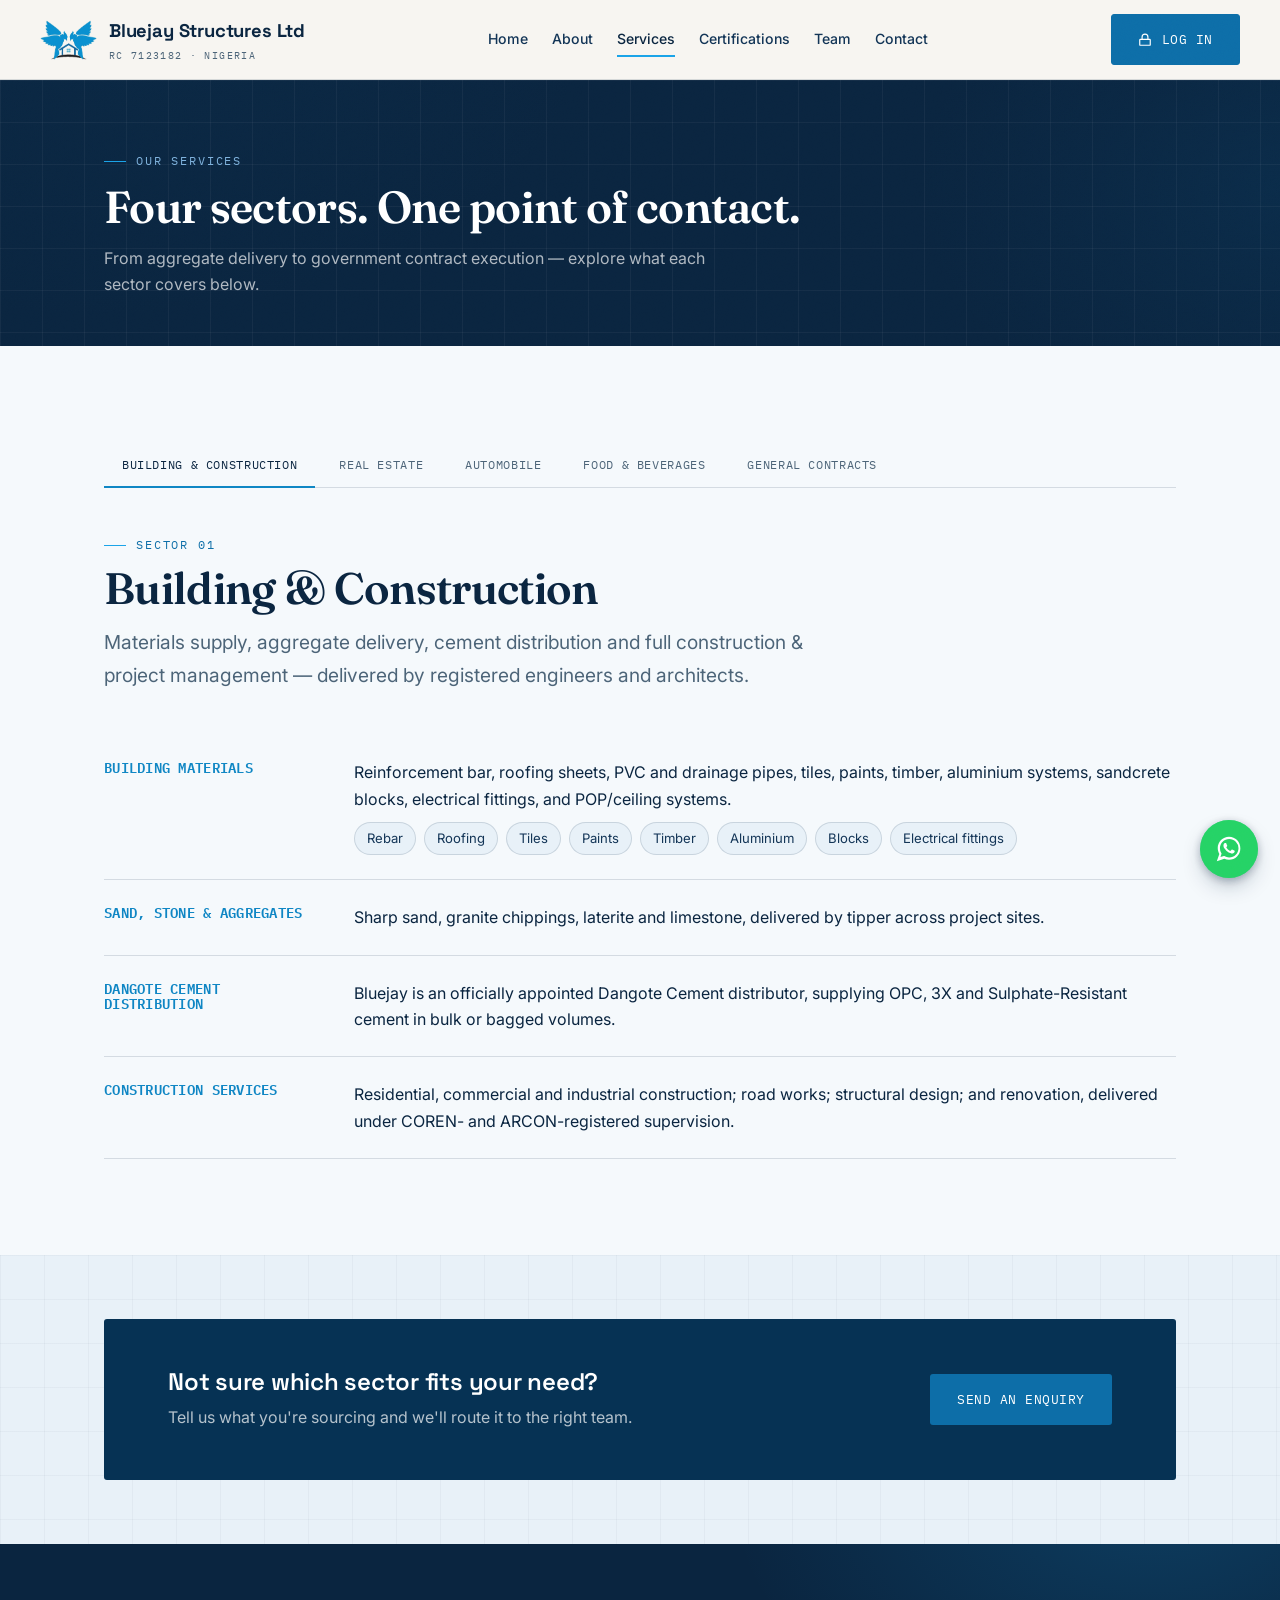
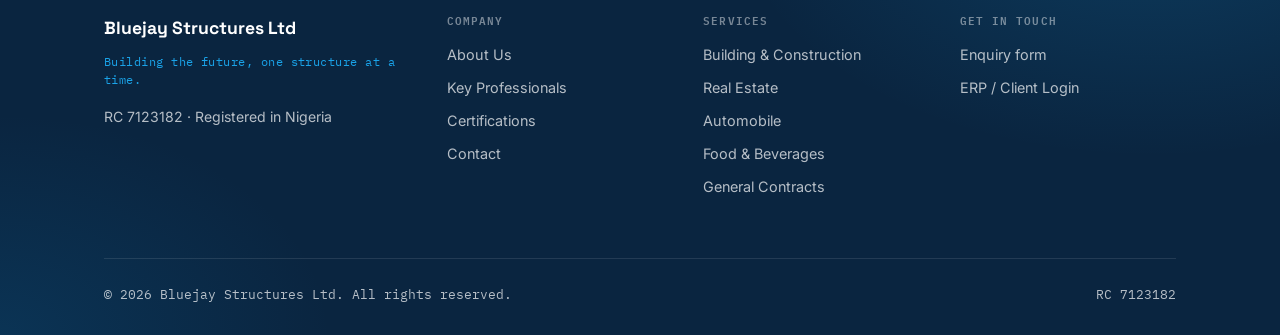
<file: services.html>
<!DOCTYPE html>
<html lang="en">
<head>
<meta charset="UTF-8">
<meta name="viewport" content="width=device-width, initial-scale=1.0">
<title>Our Services — Bluejay Structures Ltd</title>
<meta name="description" content="Building &amp; construction, automobile sales &amp; hiring, food &amp; beverages, and general contracts — the four service sectors of Bluejay Structures Ltd.">
<link rel="preconnect" href="https://fonts.googleapis.com">
<link rel="preconnect" href="https://fonts.gstatic.com" crossorigin>
<link href="https://fonts.googleapis.com/css2?family=Fraunces:ital,opsz,wght@0,9..144,500;0,9..144,600;0,9..144,700;1,9..144,500&family=Space+Grotesk:wght@500;600;700&family=Inter:wght@400;500;600;700&family=IBM+Plex+Mono:wght@400;500&display=swap" rel="stylesheet">
<link rel="icon" type="image/png" sizes="32x32" href="images/favicon-32.png">
<link rel="icon" type="image/png" sizes="16x16" href="images/favicon-16.png">
<link rel="apple-touch-icon" href="images/apple-touch-icon.png">
<style>
/* ==========================================================================
   BLUEJAY STRUCTURES LTD — Design System
   Concept: "Blueprint & Spec Plate" — engineering-drafting grid meets the
   engraved metal nameplate you'd find on machinery/vehicles. Ties the visual
   language directly to what the company does: build, supply materials,
   supply/hire vehicles, hold regulatory certification.
   ========================================================================== */

:root {
  /* Color */
  --ink: #0a2540;              /* brand dark navy - primary text/bg */
  --ink-soft: #123456;
  --concrete: #e8f1f8;         /* light blue-tinted grey - section bg */
  --concrete-light: #f5f9fc;   /* near-white blue-tinted - page bg */
  --blueprint: #0d6ea8;        /* brand blue - primary accent / buttons */
  --blueprint-dark: #063254;
  --blueprint-tint: #e4f0f9;
  --rust: #1aa3e8;             /* brand light blue - secondary accent, was rust */
  --rust-dark: #0f86c4;
  --steel: #4c6478;            /* muted blue-grey - secondary text */
  --white: #ffffff;
  --line: rgba(10, 37, 64, 0.14);
  --line-soft: rgba(10, 37, 64, 0.08);

  /* Type */
  --font-display: "Space Grotesk", "Arial Narrow", sans-serif;
  --font-serif: "Fraunces", Georgia, "Times New Roman", serif;
  --font-body: "Inter", -apple-system, BlinkMacSystemFont, sans-serif;
  --font-mono: "IBM Plex Mono", "Courier New", monospace;

  /* Layout */
  --max: 1200px;
  --gutter: clamp(20px, 5vw, 64px);
  --radius: 3px;
}

* { box-sizing: border-box; margin: 0; padding: 0; }

html { scroll-behavior: smooth; }

@media (prefers-reduced-motion: reduce) {
  html { scroll-behavior: auto; }
  *, *::before, *::after { animation-duration: 0.001ms !important; animation-iteration-count: 1 !important; transition-duration: 0.001ms !important; }
}

body {
  font-family: var(--font-body);
  color: var(--ink);
  background: var(--concrete-light);
  line-height: 1.6;
  font-size: 16px;
  -webkit-font-smoothing: antialiased;
  -moz-osx-font-smoothing: grayscale;
  text-rendering: optimizeLegibility;
  position: relative;
}

/* Subtle film-grain texture over the whole page for a tactile, printed feel */
body::before {
  content: "";
  position: fixed;
  inset: 0;
  z-index: 300;
  pointer-events: none;
  opacity: 0.035;
  mix-blend-mode: overlay;
  background-image: url("data:image/svg+xml;utf8,<svg xmlns='http://www.w3.org/2000/svg' width='180' height='180'><filter id='n'><feTurbulence type='fractalNoise' baseFrequency='0.9' numOctaves='2' stitchTiles='stitch'/></filter><rect width='100%25' height='100%25' filter='url(%23n)'/></svg>");
  background-size: 180px 180px;
}

img { max-width: 100%; display: block; }
a { color: inherit; text-decoration: none; }
ul { list-style: none; }

.container {
  max-width: var(--max);
  margin: 0 auto;
  padding-left: var(--gutter);
  padding-right: var(--gutter);
}

/* ---------- Typography ---------- */
h1, h2, h3, h4 {
  font-family: var(--font-display);
  font-weight: 600;
  letter-spacing: -0.01em;
  line-height: 1.12;
  color: var(--ink);
}

h1, h2 {
  font-family: var(--font-serif);
  font-weight: 600;
  letter-spacing: -0.015em;
  line-height: 1.08;
}

h1 { font-size: clamp(2.6rem, 5.4vw, 4.5rem); }
h2 { font-size: clamp(1.9rem, 3.6vw, 2.75rem); }
h3 { font-size: clamp(1.2rem, 2vw, 1.5rem); }

em, .accent-serif {
  font-family: var(--font-serif);
  font-style: italic;
  font-weight: 500;
}

p { line-height: 1.65; }

.eyebrow {
  font-family: var(--font-mono);
  font-size: 0.72rem;
  letter-spacing: 0.16em;
  text-transform: uppercase;
  color: var(--blueprint);
  display: inline-flex;
  align-items: center;
  gap: 10px;
}
.eyebrow::before {
  content: "";
  width: 22px;
  height: 1px;
  background: var(--rust);
}

.lede {
  font-size: clamp(1.02rem, 1.6vw, 1.2rem);
  color: var(--steel);
  max-width: 60ch;
  line-height: 1.7;
}

.section-head { margin-bottom: 44px; }
.section-head h2 { margin-top: 10px; }

/* ---------- Buttons ---------- */
.btn {
  display: inline-flex;
  align-items: center;
  gap: 10px;
  font-family: var(--font-mono);
  font-size: 0.82rem;
  letter-spacing: 0.04em;
  text-transform: uppercase;
  padding: 14px 26px;
  border-radius: var(--radius);
  border: 1px solid transparent;
  cursor: pointer;
  transition: transform 0.15s ease, background 0.15s ease, border-color 0.15s ease, color .15s ease;
}
.btn:focus-visible { outline: 2px solid var(--blueprint); outline-offset: 3px; }

.btn-primary {
  background: var(--blueprint);
  color: var(--white);
}
.btn-primary:hover { background: var(--blueprint-dark); transform: translateY(-1px); }

.btn-outline {
  background: transparent;
  border-color: var(--ink);
  color: var(--ink);
}
.btn-outline:hover { background: var(--ink); color: var(--white); }

.btn-ghost-light {
  background: transparent;
  border-color: rgba(255,255,255,0.35);
  color: var(--white);
}
.btn-ghost-light:hover { background: rgba(255,255,255,0.12); border-color: var(--white); }

.btn-erp {
  background: var(--blueprint);
  color: var(--white);
  border-color: var(--blueprint);
}
.btn-erp:hover { background: var(--blueprint-dark); border-color: var(--blueprint-dark); }

.btn-erp svg { width: 14px; height: 14px; }

/* ---------- Header ---------- */
.site-header {
  position: sticky;
  top: 0;
  z-index: 100;
  background: rgba(247, 245, 241, 0.97);
  border-bottom: 1px solid var(--line);
}

.header-inner {
  display: flex;
  align-items: center;
  justify-content: space-between;
  min-height: 78px;
  padding: 14px 0;
  gap: 20px;
  flex-wrap: wrap;
}

.brand {
  display: flex;
  align-items: center;
  gap: 12px;
  font-family: var(--font-display);
  font-weight: 700;
  font-size: 1.15rem;
  letter-spacing: -0.01em;
  flex-shrink: 0;
  white-space: nowrap;
}
.brand-mark {
  height: 40px;
  width: auto;
  flex-shrink: 0;
  display: block;
}
.brand-sub {
  display: block;
  font-family: var(--font-mono);
  font-size: 0.6rem;
  letter-spacing: 0.14em;
  color: var(--steel);
  font-weight: 400;
  text-transform: uppercase;
  margin-top: 2px;
}

.main-nav {
  display: flex;
  align-items: center;
  gap: 24px;
  flex-wrap: wrap;
  row-gap: 8px;
}
.main-nav a {
  font-size: 0.88rem;
  font-weight: 500;
  color: var(--ink-soft);
  position: relative;
  padding: 6px 0;
  white-space: nowrap;
}
.main-nav a::after {
  content: "";
  position: absolute;
  left: 0; bottom: 0;
  width: 0;
  height: 2px;
  background: var(--rust);
  transition: width 0.2s ease;
}
.main-nav a:hover::after,
.main-nav a[aria-current="page"]::after { width: 100%; }
.main-nav a[aria-current="page"] { color: var(--ink); }

.header-actions { display: flex; align-items: center; gap: 14px; }

.nav-toggle {
  display: none;
  background: none;
  border: 1px solid var(--line);
  border-radius: var(--radius);
  width: 42px; height: 42px;
  align-items: center;
  justify-content: center;
  cursor: pointer;
}
.nav-toggle span, .nav-toggle span::before, .nav-toggle span::after {
  content: "";
  display: block;
  width: 18px; height: 2px;
  background: var(--ink);
  position: relative;
  transition: 0.2s;
}
.nav-toggle span::before { position: absolute; top: -6px; }
.nav-toggle span::after { position: absolute; top: 6px; }

@media (max-width: 900px) {
  .main-nav {
    position: fixed;
    top: 78px;
    left: 0;
    right: 0;
    bottom: 0;
    background: var(--concrete-light);
    flex-direction: column;
    align-items: flex-start;
    padding: 30px var(--gutter);
    gap: 22px;
    transform: translateX(100%);
    transition: transform 0.25s ease;
    overflow-y: auto;
  }
  .main-nav.open { transform: translateX(0); }
  .main-nav a { font-size: 1.1rem; }
  .nav-toggle { display: flex; }
  .header-actions .btn-outline { display: none; }
}

@media (max-width: 430px) {
  .header-inner { height: auto; min-height: 64px; padding: 10px 0; }
  .brand { font-size: 0.92rem; gap: 9px; }
  .brand-mark { height: 32px; width: auto; }
  .brand-sub { display: none; }
  .btn-erp span, .btn-erp { font-size: 0.68rem; padding: 9px 12px; }
  .main-nav { top: 64px; }
}

/* ---------- Hero ---------- */
.hero {
  position: relative;
  background-color: var(--ink);
  background-image:
    linear-gradient(100deg, rgba(10,37,64,0.94) 0%, rgba(10,37,64,0.88) 45%, rgba(10,37,64,0.72) 100%),
    radial-gradient(ellipse 900px 560px at 10% -10%, rgba(26,163,232,0.32), transparent 60%),
    radial-gradient(ellipse 750px 520px at 105% 5%, rgba(13,110,168,0.38), transparent 55%),
    radial-gradient(ellipse 900px 560px at 50% 125%, rgba(26,163,232,0.16), transparent 60%),
    var(--hero-photo, none);
  background-repeat: no-repeat;
  background-size: cover, auto, auto, auto, cover;
  background-position: center, center, center, center, center;
  color: var(--white);
  overflow: hidden;
  padding: 90px 0 0;
}
.blueprint-grid {
  position: absolute;
  inset: 0;
  background-image:
    linear-gradient(rgba(255,255,255,0.045) 1px, transparent 1px),
    linear-gradient(90deg, rgba(255,255,255,0.045) 1px, transparent 1px);
  background-size: 42px 42px;
  pointer-events: none;
}
.hero-inner {
  position: relative;
  display: grid;
  grid-template-columns: 1.1fr 0.9fr;
  gap: 40px;
  align-items: center;
  padding-bottom: 60px;
}
@media (max-width: 900px) {
  .hero-inner { grid-template-columns: 1fr; }
}

.hero-copy .eyebrow { color: #7fb2dd; }
.hero-copy .eyebrow::before { background: var(--rust); }
.hero h1 { color: var(--white); margin-top: 14px; }
.hero h1 .accent { color: var(--rust); font-style: italic; font-weight: 500; }
.hero-copy .lede { color: rgba(255,255,255,0.72); margin-top: 18px; }
.hero-cta { display: flex; gap: 14px; margin-top: 34px; flex-wrap: wrap; }

.hero-art { position: relative; }
.hero-art svg { width: 100%; height: auto; }
.draw-path {
  fill: none;
  stroke: #9fc4e2;
  stroke-width: 1.4;
  stroke-linecap: round;
  stroke-linejoin: round;
  stroke-dasharray: 2400;
  stroke-dashoffset: 2400;
  animation: draw 3.2s ease forwards 0.3s;
}
.draw-path.fill-rust { stroke: var(--rust); }
@keyframes draw { to { stroke-dashoffset: 0; } }

/* Spec-plate trust bar */
.spec-plate {
  position: relative;
  background: var(--ink-soft);
  border-top: 1px solid rgba(255,255,255,0.08);
}
.spec-plate .container {
  display: flex;
  flex-wrap: wrap;
  gap: 0;
  padding-top: 0;
  padding-bottom: 0;
}
.spec-item {
  flex: 1 1 160px;
  padding: 22px var(--gutter) 22px 0;
  border-right: 1px solid rgba(255,255,255,0.09);
}
.spec-item:last-child { border-right: none; }
.spec-label {
  font-family: var(--font-mono);
  font-size: 0.64rem;
  letter-spacing: 0.12em;
  text-transform: uppercase;
  color: rgba(255,255,255,0.5);
}
.spec-value {
  font-family: var(--font-mono);
  font-size: 0.95rem;
  color: var(--white);
  margin-top: 6px;
  letter-spacing: 0.01em;
}

/* ---------- Section shells ---------- */
section { padding: 96px 0; }
.bg-concrete {
  background-color: var(--concrete);
  background-image:
    linear-gradient(rgba(10,37,64,0.035) 1px, transparent 1px),
    linear-gradient(90deg, rgba(10,37,64,0.035) 1px, transparent 1px);
  background-size: 44px 44px;
}
.section-tight { padding: 64px 0; }
.bg-ink { background: var(--ink); color: var(--white); }
.bg-ink .steel-text { color: rgba(255,255,255,0.65); }
.bg-blueprint { background: var(--blueprint-dark); color: var(--white); }

.divider {
  height: 1px;
  background: var(--line);
  border: none;
}

/* ---------- Cards / grids ---------- */
.grid { display: grid; gap: 26px; }
.grid-4 { grid-template-columns: repeat(4, 1fr); }
.grid-3 { grid-template-columns: repeat(3, 1fr); }
.grid-2 { grid-template-columns: repeat(2, 1fr); }
@media (max-width: 900px) { .grid-4, .grid-3 { grid-template-columns: repeat(2, 1fr); } }
@media (max-width: 600px) { .grid-4, .grid-3, .grid-2 { grid-template-columns: 1fr; } }

.card {
  background: var(--white);
  border: 1px solid var(--line);
  border-radius: var(--radius);
  padding: 30px 26px;
  transition: transform 0.18s ease, box-shadow 0.18s ease, border-color 0.18s ease;
}
.card:hover {
  transform: translateY(-3px);
  box-shadow: 0 14px 30px -18px rgba(22,27,34,0.35);
  border-color: var(--blueprint);
}
.card-index {
  font-family: var(--font-mono);
  font-size: 0.72rem;
  color: var(--rust-dark);
  letter-spacing: 0.08em;
}
.card h3 { margin-top: 14px; }
.card p { color: var(--steel); margin-top: 10px; font-size: 0.94rem; }
.card-link {
  margin-top: 18px;
  font-family: var(--font-mono);
  font-size: 0.76rem;
  letter-spacing: 0.06em;
  text-transform: uppercase;
  color: var(--blueprint);
  display: inline-flex;
  align-items: center;
  gap: 6px;
}
.card:hover .card-link { text-decoration: underline; }

.icon-badge {
  width: 46px; height: 46px;
  border-radius: var(--radius);
  background: var(--blueprint-tint);
  color: var(--blueprint);
  display: flex; align-items: center; justify-content: center;
}
.icon-badge svg { width: 22px; height: 22px; }

/* Stat strip */
.stat-strip { display: flex; flex-wrap: wrap; gap: 0; border-top: 1px solid var(--line); border-bottom: 1px solid var(--line); }
.stat { flex: 1 1 200px; padding: 30px var(--gutter) 30px 0; border-right: 1px solid var(--line); }
.stat:last-child { border-right: none; }
.stat-num { font-family: var(--font-display); font-size: 2.2rem; font-weight: 700; color: var(--blueprint); }
.stat-label { font-family: var(--font-mono); font-size: 0.7rem; text-transform: uppercase; letter-spacing: 0.08em; color: var(--steel); margin-top: 6px; }
@media (max-width: 700px) { .stat { border-right: none; border-bottom: 1px solid var(--line); } }

/* Badge strip (credentials) */
.badge-row { display: flex; flex-wrap: wrap; gap: 14px; margin-top: 30px; }
.badge {
  font-family: var(--font-mono);
  font-size: 0.72rem;
  letter-spacing: 0.03em;
  border: 1px solid var(--line);
  border-radius: 999px;
  padding: 9px 16px;
  display: inline-flex;
  align-items: center;
  gap: 8px;
  color: var(--ink-soft);
  background: var(--white);
}
.badge .dot { width: 6px; height: 6px; border-radius: 50%; background: var(--rust); }

/* Tables */
.data-table { width: 100%; border-collapse: collapse; font-size: 0.94rem; }
.data-table th, .data-table td {
  text-align: left;
  padding: 16px 18px;
  border-bottom: 1px solid var(--line);
  vertical-align: top;
}
.data-table th {
  font-family: var(--font-mono);
  font-size: 0.68rem;
  text-transform: uppercase;
  letter-spacing: 0.08em;
  color: var(--steel);
  background: var(--concrete);
}
.data-table tr:last-child td { border-bottom: none; }

/* Process timeline */
.process-list { border-top: 1px solid var(--line); }
.process-step {
  display: grid;
  grid-template-columns: 90px 1fr;
  gap: 20px;
  padding: 26px 0;
  border-bottom: 1px solid var(--line);
}
.process-step .step-num {
  font-family: var(--font-mono);
  font-size: 0.85rem;
  color: var(--rust-dark);
  padding-top: 4px;
}
.process-step h4 { font-size: 1.05rem; }
.process-step p { color: var(--steel); margin-top: 6px; font-size: 0.92rem; }

/* Team */
.team-card { text-align: left; }
.team-photo {
  width: 100%;
  aspect-ratio: 4/5;
  background: var(--blueprint-tint);
  border-radius: var(--radius);
  display: flex;
  align-items: center;
  justify-content: center;
  color: var(--blueprint);
  font-family: var(--font-display);
  font-weight: 700;
  font-size: 1.6rem;
  margin-bottom: 16px;
  overflow: hidden;
}
.team-photo img {
  width: 100%;
  height: 100%;
  object-fit: cover;
  display: block;
}

/* ---------- CEO / leadership spotlight ---------- */
.ceo-feature {
  position: relative;
  overflow: hidden;
  background-color: var(--ink);
  background-image:
    radial-gradient(ellipse 700px 460px at 92% -15%, rgba(26,163,232,0.32), transparent 60%),
    radial-gradient(ellipse 600px 420px at 4% 115%, rgba(13,110,168,0.30), transparent 55%);
  background-repeat: no-repeat;
  color: var(--white);
  border-radius: var(--radius);
  padding: 56px;
  display: grid;
  grid-template-columns: 300px 1fr;
  gap: 52px;
  align-items: center;
}
.ceo-photo-wrap {
  position: relative;
  padding: 14px;
  flex-shrink: 0;
}
.ceo-photo-wrap .corner {
  position: absolute;
  width: 26px;
  height: 26px;
  border-color: var(--rust);
  border-style: solid;
  border-width: 0;
}
.ceo-photo-wrap .corner.tl { top: 0; left: 0; border-top-width: 3px; border-left-width: 3px; }
.ceo-photo-wrap .corner.tr { top: 0; right: 0; border-top-width: 3px; border-right-width: 3px; }
.ceo-photo-wrap .corner.bl { bottom: 0; left: 0; border-bottom-width: 3px; border-left-width: 3px; }
.ceo-photo-wrap .corner.br { bottom: 0; right: 0; border-bottom-width: 3px; border-right-width: 3px; }
.ceo-photo {
  width: 100%;
  aspect-ratio: 4/5;
  object-fit: cover;
  display: block;
  border: 1px solid rgba(255,255,255,0.14);
}
.ceo-role {
  font-family: var(--font-mono);
  font-size: 1rem;
  color: var(--rust);
  text-transform: uppercase;
  letter-spacing: 0.06em;
  margin: 14px 0 18px;
}
.ceo-content h2 {
  color: var(--white);
  font-size: clamp(2rem, 3.6vw, 3rem);
}
.ceo-content .lede { color: rgba(255,255,255,0.78); }
.ceo-quote {
  margin-top: 24px;
  padding-left: 20px;
  border-left: 2px solid var(--rust);
  font-family: var(--font-serif);
  font-style: italic;
  font-size: 1.15rem;
  color: rgba(255,255,255,0.88);
  max-width: 55ch;
}
@media (max-width: 720px) {
  .ceo-feature {
    grid-template-columns: 1fr;
    padding: 32px;
    gap: 28px;
  }
  .ceo-photo-wrap { max-width: 240px; margin: 0 auto; }
}
.team-card h3 { font-size: 1.05rem; }
.team-role { font-family: var(--font-mono); font-size: 0.72rem; color: var(--rust-dark); text-transform: uppercase; letter-spacing: 0.06em; margin-top: 4px; }
.team-qual { color: var(--steel); font-size: 0.88rem; margin-top: 8px; }

/* Certification gallery */
.cert-card {
  background: var(--ink-soft);
  color: var(--white);
  border-radius: var(--radius);
  padding: 26px;
  position: relative;
  overflow: hidden;
}
.cert-card::before {
  content: "";
  position: absolute;
  top: 0; left: 0; right: 0;
  height: 4px;
  background: var(--rust);
}
.cert-card .eyebrow { color: #7fb2dd; }
.cert-card h3 { color: var(--white); margin-top: 10px; font-size: 1rem; }
.cert-card p { color: rgba(255,255,255,0.6); font-size: 0.86rem; margin-top: 8px; }

/* Forms */
.form-panel {
  background: var(--white);
  border: 1px solid var(--line);
  border-radius: var(--radius);
  padding: 36px;
}
.form-row { display: grid; grid-template-columns: 1fr 1fr; gap: 18px; }
@media (max-width: 600px) { .form-row { grid-template-columns: 1fr; } }
.field { margin-bottom: 18px; }
.field label {
  display: block;
  font-family: var(--font-mono);
  font-size: 0.7rem;
  text-transform: uppercase;
  letter-spacing: 0.06em;
  color: var(--steel);
  margin-bottom: 8px;
}
.field input, .field select, .field textarea {
  width: 100%;
  border: 1px solid var(--line);
  border-radius: var(--radius);
  padding: 12px 14px;
  font-family: var(--font-body);
  font-size: 0.95rem;
  background: var(--concrete-light);
  color: var(--ink);
}
.field input:focus, .field select:focus, .field textarea:focus {
  outline: 2px solid var(--blueprint);
  outline-offset: 1px;
  background: var(--white);
}
.field textarea { resize: vertical; min-height: 110px; }
.form-note { font-size: 0.82rem; color: var(--steel); margin-top: 14px; }
.form-success {
  display: none;
  background: var(--blueprint-tint);
  border: 1px solid var(--blueprint);
  color: var(--blueprint-dark);
  padding: 14px 16px;
  border-radius: var(--radius);
  font-size: 0.9rem;
  margin-top: 18px;
}
.form-success.show { display: block; }

/* CTA banner */
.cta-banner {
  position: relative;
  overflow: hidden;
  background-color: var(--blueprint-dark);
  background-image:
    radial-gradient(ellipse 500px 300px at 100% -20%, rgba(26,163,232,0.35), transparent 60%),
    radial-gradient(ellipse 450px 280px at 0% 120%, rgba(26,163,232,0.18), transparent 55%);
  background-repeat: no-repeat;
  color: var(--white);
  border-radius: var(--radius);
  padding: 50px var(--gutter);
  display: flex;
  align-items: center;
  justify-content: space-between;
  gap: 24px;
  flex-wrap: wrap;
}
.cta-banner h3 { color: var(--white); font-size: 1.5rem; }
.cta-banner p { color: rgba(255,255,255,0.7); margin-top: 8px; }

/* Footer */
.site-footer {
  background-color: var(--ink);
  background-image:
    radial-gradient(ellipse 700px 420px at 90% -10%, rgba(26,163,232,0.18), transparent 60%),
    radial-gradient(ellipse 600px 400px at 0% 100%, rgba(13,110,168,0.20), transparent 55%);
  background-repeat: no-repeat;
  color: rgba(255,255,255,0.7);
  padding: 70px 0 30px;
}
.footer-grid { display: grid; grid-template-columns: 1.4fr 1fr 1fr 1fr; gap: 40px; padding-bottom: 50px; border-bottom: 1px solid rgba(255,255,255,0.1); }
@media (max-width: 800px) { .footer-grid { grid-template-columns: 1fr 1fr; } }
@media (max-width: 500px) { .footer-grid { grid-template-columns: 1fr; } }
.footer-brand { font-family: var(--font-display); font-weight: 700; color: var(--white); font-size: 1.1rem; }
.footer-tagline { font-family: var(--font-mono); font-size: 0.72rem; color: var(--rust); margin-top: 10px; letter-spacing: 0.04em; }
.footer-col h4 { font-family: var(--font-mono); font-size: 0.68rem; text-transform: uppercase; letter-spacing: 0.1em; color: rgba(255,255,255,0.45); margin-bottom: 16px; }
.footer-col ul li { margin-bottom: 10px; font-size: 0.9rem; }
.footer-col ul li a:hover { color: var(--white); }
.footer-bottom { display: flex; justify-content: space-between; flex-wrap: wrap; gap: 12px; padding-top: 26px; font-size: 0.8rem; font-family: var(--font-mono); }

/* Reveal on scroll */
.reveal { opacity: 0; transform: translateY(18px); transition: opacity 0.6s ease, transform 0.6s ease; }
.reveal.in { opacity: 1; transform: translateY(0); }

/* Breadcrumb / page header for interior pages */
.page-header {
  background-color: var(--ink);
  background-image:
    linear-gradient(100deg, rgba(10,37,64,0.93) 0%, rgba(10,37,64,0.86) 50%, rgba(10,37,64,0.7) 100%),
    radial-gradient(ellipse 800px 480px at 8% -20%, rgba(26,163,232,0.30), transparent 60%),
    radial-gradient(ellipse 650px 460px at 100% 40%, rgba(13,110,168,0.32), transparent 55%),
    var(--header-photo, none);
  background-repeat: no-repeat;
  background-size: cover, auto, auto, cover;
  background-position: center, center, center, center;
  color: var(--white);
  padding: 64px 0 48px;
  position: relative;
  overflow: hidden;
}
.page-header .eyebrow { color: #7fb2dd; }
.page-header h1 { color: var(--white); margin-top: 12px; font-size: clamp(2rem, 4vw, 2.8rem); }
.page-header p { color: rgba(255,255,255,0.68); margin-top: 14px; max-width: 62ch; }

/* Tabs (services page) */
.tab-list { display: flex; gap: 6px; flex-wrap: wrap; border-bottom: 1px solid var(--line); margin-bottom: 40px; }
.tab-btn {
  font-family: var(--font-mono);
  font-size: 0.78rem;
  text-transform: uppercase;
  letter-spacing: 0.05em;
  padding: 14px 18px;
  border: none;
  background: none;
  color: var(--steel);
  cursor: pointer;
  border-bottom: 2px solid transparent;
  margin-bottom: -1px;
}
.tab-btn.active { color: var(--ink); border-color: var(--rust-dark); }
.tab-panel { display: none; }
.tab-panel.active { display: block; }

.sub-service { display: grid; grid-template-columns: 220px 1fr; gap: 30px; padding: 24px 0; border-bottom: 1px solid var(--line); }
.sub-service h4 { font-family: var(--font-mono); font-size: 0.85rem; letter-spacing: 0.02em; color: var(--rust-dark); text-transform: uppercase; }
@media (max-width: 700px) { .sub-service { grid-template-columns: 1fr; gap: 10px; } }

.tag-list { display: flex; flex-wrap: wrap; gap: 8px; margin-top: 10px; }
.tag-list span {
  font-size: 0.82rem;
  background: var(--concrete);
  border: 1px solid var(--line);
  padding: 5px 12px;
  border-radius: 999px;
  color: var(--ink-soft);
}

/* Category / feature icon (vehicles, service cards) */
.cat-icon { width: 38px; height: 38px; margin-bottom: 16px; }

/* Full-width button */
.btn-block { width: 100%; justify-content: center; }

/* Contact info list (contact page, vehicle enquiry aside) */
.contact-list li {
  display: flex; gap: 16px; padding: 16px 0; border-bottom: 1px solid var(--line);
}
.contact-list li:last-child { border-bottom: none; }
.contact-list .k {
  font-family: var(--font-mono); font-size: 0.68rem; letter-spacing: 0.08em; text-transform: uppercase;
  color: var(--steel); width: 90px; flex-shrink: 0; padding-top: 2px;
}
.contact-list .v { font-size: 0.95rem; }
.contact-list .v a:hover { color: var(--blueprint); }

/* Utility */
.mt-0 { margin-top: 0 !important; }
.center { text-align: center; margin-left: auto; margin-right: auto; }
.skip-link {
  position: absolute; left: -9999px; top: 0; background: var(--ink); color: var(--white);
  padding: 10px 16px; z-index: 200;
}
.skip-link:focus { left: 10px; top: 10px; }

/* ---------- Floating WhatsApp button ---------- */
.whatsapp-float {
  position: fixed;
  right: 22px;
  bottom: 22px;
  width: 58px;
  height: 58px;
  border-radius: 50%;
  background: #25d366;
  display: flex;
  align-items: center;
  justify-content: center;
  box-shadow: 0 10px 24px -8px rgba(10, 37, 64, 0.45), 0 2px 8px rgba(10, 37, 64, 0.25);
  z-index: 95;
  transition: transform 0.18s ease, box-shadow 0.18s ease;
}
.whatsapp-float:hover {
  transform: translateY(-2px) scale(1.05);
  box-shadow: 0 14px 28px -8px rgba(10, 37, 64, 0.5), 0 3px 10px rgba(10, 37, 64, 0.3);
}
.whatsapp-float svg { width: 30px; height: 30px; }
.whatsapp-float .wa-pulse {
  position: absolute;
  inset: 0;
  border-radius: 50%;
  background: #25d366;
  opacity: 0.55;
  animation: wa-pulse 2.2s ease-out infinite;
  z-index: -1;
}
@keyframes wa-pulse {
  0% { transform: scale(1); opacity: 0.5; }
  100% { transform: scale(1.7); opacity: 0; }
}
@media (max-width: 600px) {
  .whatsapp-float { right: 16px; bottom: 16px; width: 52px; height: 52px; }
  .whatsapp-float svg { width: 26px; height: 26px; }
}
@media (prefers-reduced-motion: reduce) {
  .whatsapp-float .wa-pulse { animation: none; display: none; }
}

</style>
</head>
<body>
<a class="skip-link" href="#main">Skip to content</a>

<header class="site-header">
  <div class="container header-inner">
    <a href="index.html" class="brand">
      <img src="[data-uri]" class="brand-mark" alt="Bluejay Structures Ltd logo">
      <span>Bluejay Structures Ltd<span class="brand-sub">RC 7123182 · Nigeria</span></span>
    </a>
    <nav class="main-nav" id="main-nav">
      <a href="index.html">Home</a>
      <a href="about.html">About</a>
      <a href="services.html" aria-current="page">Services</a>
      <a href="certifications.html">Certifications</a>
      <a href="team.html">Team</a>
      <a href="contact.html">Contact</a>
    </nav>
    <div class="header-actions">
      <a href="https://bluejay-2864b.web.app/#/users" target="_blank" rel="noopener" class="btn btn-erp">
        <svg viewBox="0 0 24 24" fill="none" stroke="currentColor" stroke-width="2"><rect x="3" y="11" width="18" height="10" rx="1"/><path d="M7 11V7a5 5 0 0 1 10 0v4"/></svg>
        Log in
      </a>
      <button class="nav-toggle" aria-label="Toggle menu" aria-expanded="false" aria-controls="main-nav"><span></span></button>
    </div>
  </div>
</header>

<main id="main">

  <div class="page-header" style="--header-photo:url('https://images.pexels.com/photos/37687676/pexels-photo-37687676.jpeg?auto=compress&cs=tinysrgb&w=1920');">
    <div class="blueprint-grid"></div>
    <div class="container" style="position:relative;">
      <span class="eyebrow">Our services</span>
      <h1>Four sectors. One point of contact.</h1>
      <p>From aggregate delivery to government contract execution — explore what each sector covers below.</p>
    </div>
  </div>

  <section>
    <div class="container">
      <div class="tab-list" role="tablist">
        <button class="tab-btn active" data-tab="construction">Building &amp; Construction</button>
        <button class="tab-btn" data-tab="realestate">Real Estate</button>
        <button class="tab-btn" data-tab="automobile">Automobile</button>
        <button class="tab-btn" data-tab="food">Food &amp; Beverages</button>
        <button class="tab-btn" data-tab="general">General Contracts</button>
      </div>

      <!-- CONSTRUCTION -->
      <div id="construction" class="tab-panel active">
        <div class="section-head">
          <span class="eyebrow">Sector 01</span>
          <h2>Building &amp; Construction</h2>
          <p class="lede" style="margin-top:14px;">Materials supply, aggregate delivery, cement distribution and full construction &amp; project management — delivered by registered engineers and architects.</p>
        </div>
        <div class="sub-service">
          <h4>Building materials</h4>
          <div>
            <p>Reinforcement bar, roofing sheets, PVC and drainage pipes, tiles, paints, timber, aluminium systems, sandcrete blocks, electrical fittings, and POP/ceiling systems.</p>
            <div class="tag-list"><span>Rebar</span><span>Roofing</span><span>Tiles</span><span>Paints</span><span>Timber</span><span>Aluminium</span><span>Blocks</span><span>Electrical fittings</span></div>
          </div>
        </div>
        <div class="sub-service">
          <h4>Sand, stone &amp; aggregates</h4>
          <div>
            <p>Sharp sand, granite chippings, laterite and limestone, delivered by tipper across project sites.</p>
          </div>
        </div>
        <div class="sub-service">
          <h4>Dangote Cement distribution</h4>
          <div>
            <p>Bluejay is an officially appointed Dangote Cement distributor, supplying OPC, 3X and Sulphate-Resistant cement in bulk or bagged volumes.</p>
          </div>
        </div>
        <div class="sub-service">
          <h4>Construction services</h4>
          <div>
            <p>Residential, commercial and industrial construction; road works; structural design; and renovation, delivered under COREN- and ARCON-registered supervision.</p>
          </div>
        </div>
      </div>

      <!-- REAL ESTATE; PROJECT & PROPERTY MANAGEMENT -->
      <div id="realestate" class="tab-panel">
        <div class="section-head">
          <span class="eyebrow">Sector 02</span>
          <h2>Real Estate; Project &amp; Property Management</h2>
          <p class="lede" style="margin-top:14px;">End-to-end oversight for developed and managed property — from initial construction through to long-term asset management.</p>
        </div>
        <div class="sub-service">
          <h4>Real estate development</h4>
          <div>
            <p>Property development and delivery of real estate assets, from planning through to completion.</p>
          </div>
        </div>
        <div class="sub-service">
          <h4>Construction project management</h4>
          <div>
            <p>Oversight and coordination of construction projects from planning to handover.</p>
          </div>
        </div>
        <div class="sub-service">
          <h4>Property management</h4>
          <div>
            <p>Day-to-day management of properties on behalf of owners and investors.</p>
          </div>
        </div>
        <div class="sub-service">
          <h4>Facility &amp; asset management</h4>
          <div>
            <p>Ongoing facility and asset management for completed builds.</p>
          </div>
        </div>
      </div>

      <!-- AUTOMOBILE -->
      <div id="automobile" class="tab-panel">
        <div class="section-head">
          <span class="eyebrow">Sector 03</span>
          <h2>Automobile Sales &amp; Hiring</h2>
          <p class="lede" style="margin-top:14px;">NADDC-registered vehicle sourcing, fleet procurement and hire — new, pre-owned and specialised vehicles.</p>
        </div>
        <p style="color:var(--steel); max-width:60ch;">This sector has its own dedicated page covering vehicle categories, the sourcing process, and an enquiry form.</p>
        <a href="vehicles.html" class="btn btn-primary" style="margin-top:20px;">Open the Vehicles page →</a>
      </div>

      <!-- FOOD -->
      <div id="food" class="tab-panel">
        <div class="section-head">
          <span class="eyebrow">Sector 04</span>
          <h2>Food &amp; Beverages</h2>
          <p class="lede" style="margin-top:14px;">Distribution of bakery products, packaged water, soft drinks and everyday food staples at commercial volumes.</p>
        </div>
        <div class="sub-service">
          <h4>Bakery products</h4>
          <div><p>Bread and baked goods supplied at commercial and institutional volumes.</p></div>
        </div>
        <div class="sub-service">
          <h4>Table water distribution</h4>
          <div>
            <p>Distribution of leading packaged water brands.</p>
            <div class="tag-list"><span>Sona</span><span>Mr. V.</span><span>Swan</span><span>C-Way</span><span>Faro</span></div>
          </div>
        </div>
        <div class="sub-service">
          <h4>Soft drinks &amp; beverages</h4>
          <div><p>Distribution of major carbonated and non-carbonated beverage brands to retail and institutional buyers.</p></div>
        </div>
        <div class="sub-service">
          <h4>Other food products</h4>
          <div><p>Noodles and pasta, dairy products, cooking oils, grains and condiments, supplied at bulk volumes.</p></div>
        </div>
      </div>

      <!-- GENERAL -->
      <div id="general" class="tab-panel">
        <div class="section-head">
          <span class="eyebrow">Sector 05</span>
          <h2>General Contracts</h2>
          <p class="lede" style="margin-top:14px;">Agro-commodities, fertilizers, government contract execution and equipment supply for institutional and public-sector clients.</p>
        </div>
        <div class="sub-service">
          <h4>Agro-commodities</h4>
          <div>
            <p>Supply of grains at metric-ton volumes, and export commodities including soybeans, shea, ginger, sesame and cashew.</p>
          </div>
        </div>
        <div class="sub-service">
          <h4>Agro-chemicals &amp; fertilizers</h4>
          <div>
            <p>Supply sourced from major producers.</p>
            <div class="tag-list"><span>Dangote</span><span>Indorama / Notore</span><span>OCP Africa</span><span>BUA</span></div>
          </div>
        </div>
        <div class="sub-service">
          <h4>Government contract execution</h4>
          <div><p>End-to-end delivery on public-sector supply and infrastructure contracts, from tender through execution.</p></div>
        </div>
        <div class="sub-service">
          <h4>Equipment &amp; machinery supply</h4>
          <div><p>Sourcing and supply of construction and industrial equipment for institutional buyers.</p></div>
        </div>
        <div class="sub-service">
          <h4>Water, consumables &amp; other supplies</h4>
          <div><p>PPE, medical consumables, stationery and janitorial supplies for institutional contracts.</p></div>
        </div>
      </div>

    </div>
  </section>

  <section class="section-tight bg-concrete">
    <div class="container">
      <div class="cta-banner reveal" style="background:var(--blueprint-dark);">
        <div>
          <h3>Not sure which sector fits your need?</h3>
          <p>Tell us what you're sourcing and we'll route it to the right team.</p>
        </div>
        <a href="contact.html" class="btn btn-primary">Send an enquiry</a>
      </div>
    </div>
  </section>

</main>

<footer class="site-footer">
  <div class="container">
    <div class="footer-grid">
      <div>
        <div class="footer-brand">Bluejay Structures Ltd</div>
        <div class="footer-tagline">Building the future, one structure at a time.</div>
        <p style="margin-top:16px; font-size:0.88rem;">RC 7123182 · Registered in Nigeria</p>
      </div>
      <div class="footer-col">
        <h4>Company</h4>
        <ul>
          <li><a href="about.html">About Us</a></li>
          <li><a href="team.html">Key Professionals</a></li>
          <li><a href="certifications.html">Certifications</a></li>
          <li><a href="contact.html">Contact</a></li>
        </ul>
      </div>
      <div class="footer-col">
        <h4>Services</h4>
        <ul>
          <li><a href="services.html#construction">Building &amp; Construction</a></li>
          <li><a href="services.html#realestate">Real Estate</a></li>
          <li><a href="services.html#automobile">Automobile</a></li>
          <li><a href="services.html#food">Food &amp; Beverages</a></li>
          <li><a href="services.html#general">General Contracts</a></li>
        </ul>
      </div>
      <div class="footer-col">
        <h4>Get in touch</h4>
        <ul>
          <li><a href="contact.html">Enquiry form</a></li>
          <li><a href="https://bluejay-2864b.web.app/#/users" target="_blank" rel="noopener">ERP / Client Login</a></li>
        </ul>
      </div>
    </div>
    <div class="footer-bottom">
      <span>© 2026 Bluejay Structures Ltd. All rights reserved.</span>
      <span>RC 7123182</span>
    </div>
  </div>
</footer>


<!-- Floating WhatsApp contact button -->
<a href="https://wa.me/2348031836295?text=Hello%20Bluejay%20Structures%2C%20I%27d%20like%20to%20enquire%20about..." target="_blank" rel="noopener" class="whatsapp-float" aria-label="Chat with Bluejay Structures on WhatsApp">
  <span class="wa-pulse" aria-hidden="true"></span>
  <svg viewBox="0 0 32 32" fill="white" xmlns="http://www.w3.org/2000/svg" aria-hidden="true">
    <path d="M16.04 3C9.37 3 3.98 8.39 3.98 15.06c0 2.24.62 4.35 1.7 6.16L3 29l7.98-2.6a12.02 12.02 0 0 0 5.06 1.11h.01c6.67 0 12.06-5.39 12.06-12.06C28.11 8.39 22.72 3 16.04 3zm0 21.94h-.01a9.9 9.9 0 0 1-5.04-1.38l-.36-.21-3.75 1.22 1.23-3.65-.24-.38a9.86 9.86 0 0 1-1.53-5.28c0-5.46 4.45-9.9 9.91-9.9 2.64 0 5.13 1.03 6.99 2.9a9.83 9.83 0 0 1 2.9 6.99c0 5.46-4.45 9.9-9.91 9.9zm5.44-7.42c-.3-.15-1.76-.87-2.03-.97-.27-.1-.47-.15-.67.15-.2.3-.77.97-.94 1.17-.17.2-.35.22-.65.07-.3-.15-1.24-.46-2.36-1.46-.87-.78-1.46-1.74-1.63-2.04-.17-.3-.02-.46.13-.61.13-.13.3-.35.45-.52.15-.17.2-.3.3-.5.1-.2.05-.37-.02-.52-.07-.15-.67-1.61-.92-2.21-.24-.58-.49-.5-.67-.51h-.57c-.2 0-.52.07-.79.37-.27.3-1.04 1.02-1.04 2.48 0 1.46 1.06 2.87 1.21 3.07.15.2 2.09 3.19 5.06 4.47.71.31 1.26.49 1.69.62.71.23 1.35.2 1.86.12.57-.08 1.76-.72 2-1.41.25-.7.25-1.29.17-1.41-.07-.12-.27-.2-.57-.35z"/>
  </svg>
</a>

<script src="js/main.js"></script>
</body>
</html>
</file>
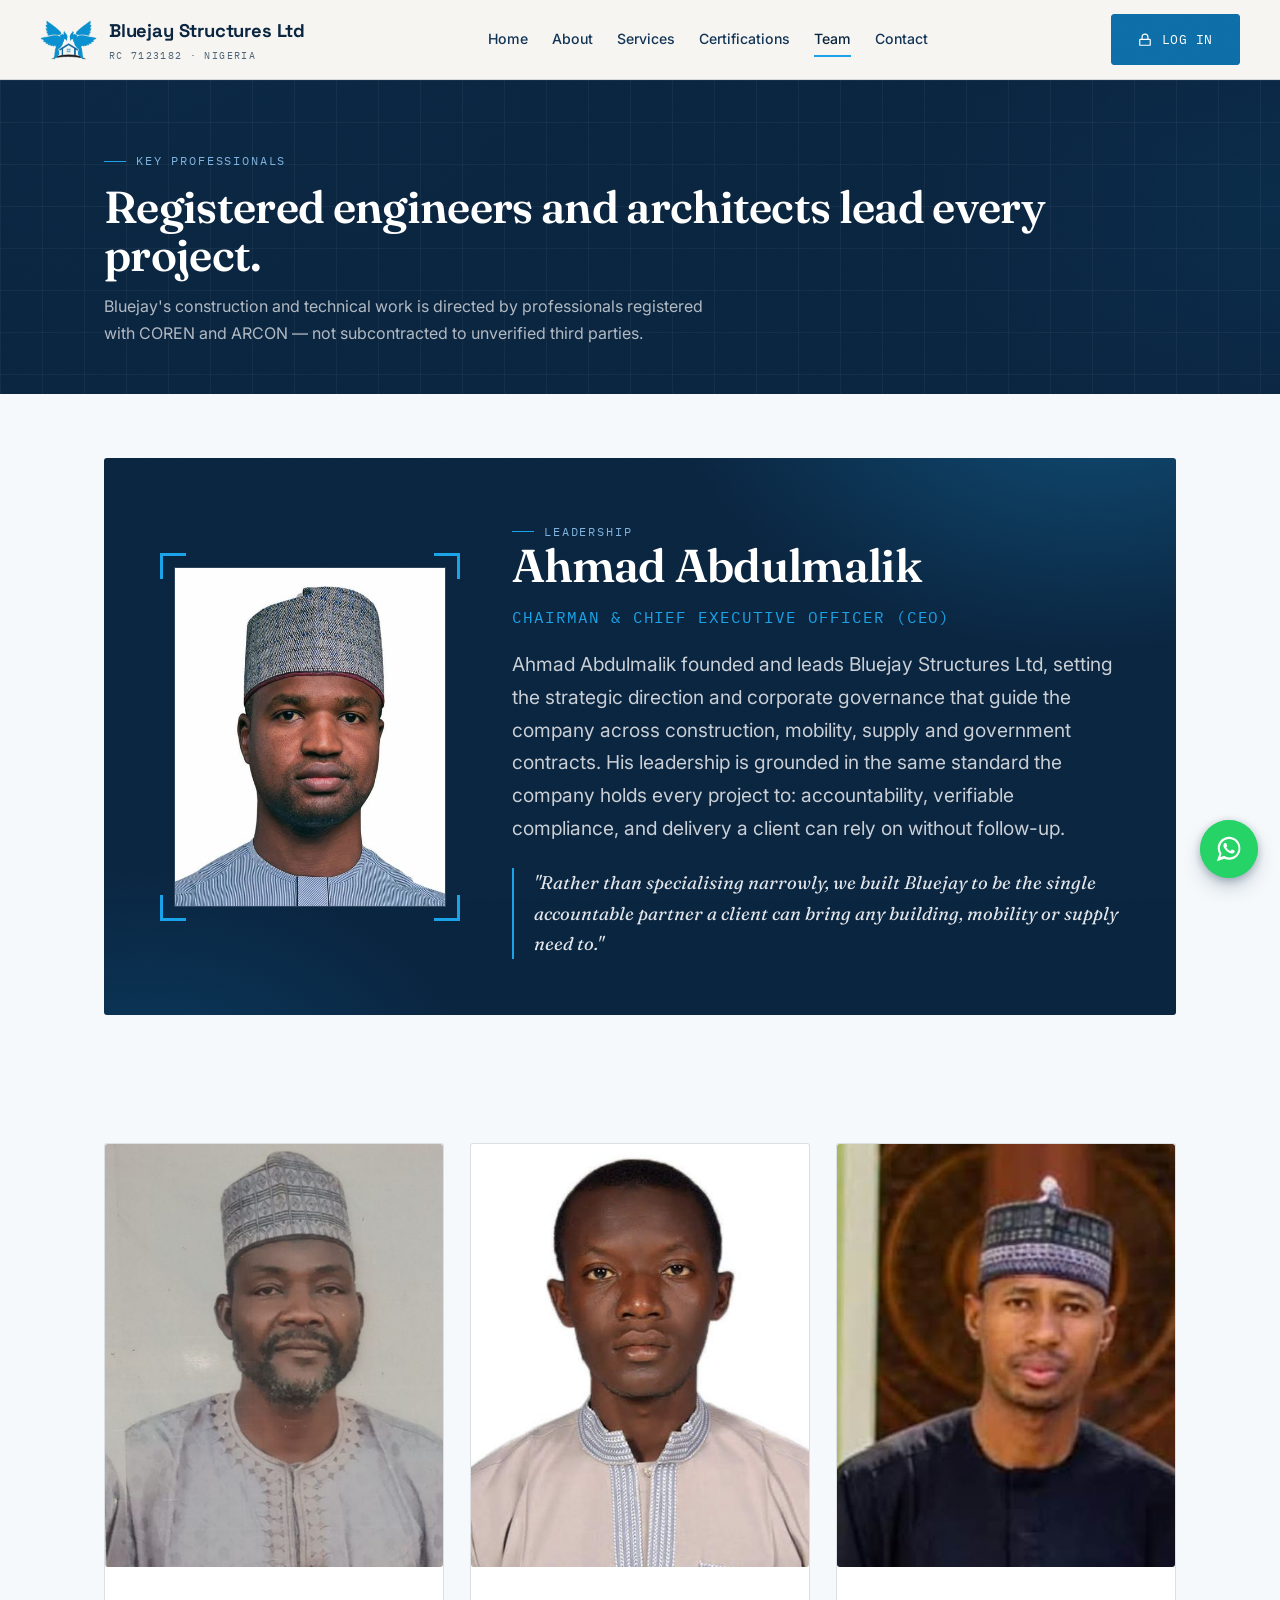
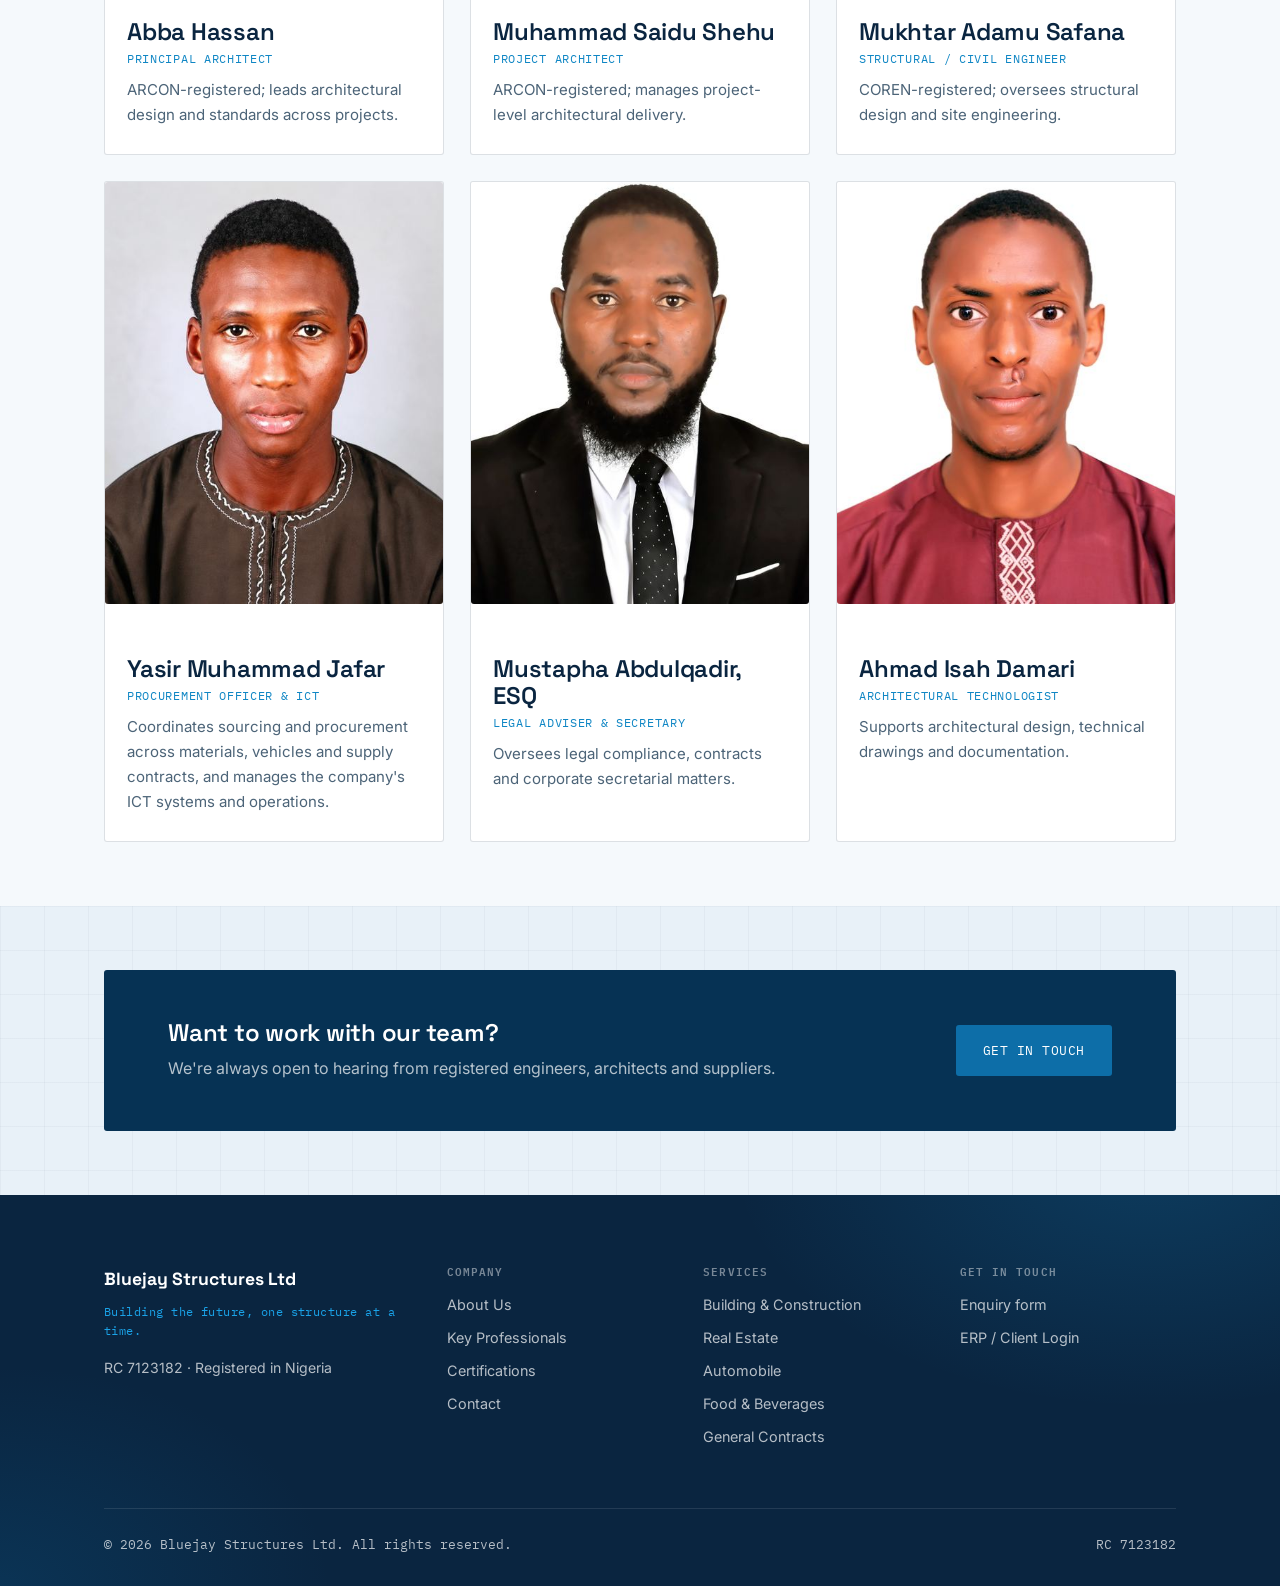
<file: team.html>
<!DOCTYPE html>
<html lang="en">
<head>
<meta charset="UTF-8">
<meta name="viewport" content="width=device-width, initial-scale=1.0">
<title>Key Professionals — Bluejay Structures Ltd</title>
<meta name="description" content="The registered engineers, architects and leadership behind Bluejay Structures Ltd's construction and delivery work.">
<link rel="preconnect" href="https://fonts.googleapis.com">
<link rel="preconnect" href="https://fonts.gstatic.com" crossorigin>
<link href="https://fonts.googleapis.com/css2?family=Fraunces:ital,opsz,wght@0,9..144,500;0,9..144,600;0,9..144,700;1,9..144,500&family=Space+Grotesk:wght@500;600;700&family=Inter:wght@400;500;600;700&family=IBM+Plex+Mono:wght@400;500&display=swap" rel="stylesheet">
<link rel="icon" type="image/png" sizes="32x32" href="images/favicon-32.png">
<link rel="icon" type="image/png" sizes="16x16" href="images/favicon-16.png">
<link rel="apple-touch-icon" href="images/apple-touch-icon.png">
<style>
/* ==========================================================================
   BLUEJAY STRUCTURES LTD — Design System
   Concept: "Blueprint & Spec Plate" — engineering-drafting grid meets the
   engraved metal nameplate you'd find on machinery/vehicles. Ties the visual
   language directly to what the company does: build, supply materials,
   supply/hire vehicles, hold regulatory certification.
   ========================================================================== */

:root {
  /* Color */
  --ink: #0a2540;              /* brand dark navy - primary text/bg */
  --ink-soft: #123456;
  --concrete: #e8f1f8;         /* light blue-tinted grey - section bg */
  --concrete-light: #f5f9fc;   /* near-white blue-tinted - page bg */
  --blueprint: #0d6ea8;        /* brand blue - primary accent / buttons */
  --blueprint-dark: #063254;
  --blueprint-tint: #e4f0f9;
  --rust: #1aa3e8;             /* brand light blue - secondary accent, was rust */
  --rust-dark: #0f86c4;
  --steel: #4c6478;            /* muted blue-grey - secondary text */
  --white: #ffffff;
  --line: rgba(10, 37, 64, 0.14);
  --line-soft: rgba(10, 37, 64, 0.08);

  /* Type */
  --font-display: "Space Grotesk", "Arial Narrow", sans-serif;
  --font-serif: "Fraunces", Georgia, "Times New Roman", serif;
  --font-body: "Inter", -apple-system, BlinkMacSystemFont, sans-serif;
  --font-mono: "IBM Plex Mono", "Courier New", monospace;

  /* Layout */
  --max: 1200px;
  --gutter: clamp(20px, 5vw, 64px);
  --radius: 3px;
}

* { box-sizing: border-box; margin: 0; padding: 0; }

html { scroll-behavior: smooth; }

@media (prefers-reduced-motion: reduce) {
  html { scroll-behavior: auto; }
  *, *::before, *::after { animation-duration: 0.001ms !important; animation-iteration-count: 1 !important; transition-duration: 0.001ms !important; }
}

body {
  font-family: var(--font-body);
  color: var(--ink);
  background: var(--concrete-light);
  line-height: 1.6;
  font-size: 16px;
  -webkit-font-smoothing: antialiased;
  -moz-osx-font-smoothing: grayscale;
  text-rendering: optimizeLegibility;
  position: relative;
}

/* Subtle film-grain texture over the whole page for a tactile, printed feel */
body::before {
  content: "";
  position: fixed;
  inset: 0;
  z-index: 300;
  pointer-events: none;
  opacity: 0.035;
  mix-blend-mode: overlay;
  background-image: url("data:image/svg+xml;utf8,<svg xmlns='http://www.w3.org/2000/svg' width='180' height='180'><filter id='n'><feTurbulence type='fractalNoise' baseFrequency='0.9' numOctaves='2' stitchTiles='stitch'/></filter><rect width='100%25' height='100%25' filter='url(%23n)'/></svg>");
  background-size: 180px 180px;
}

img { max-width: 100%; display: block; }
a { color: inherit; text-decoration: none; }
ul { list-style: none; }

.container {
  max-width: var(--max);
  margin: 0 auto;
  padding-left: var(--gutter);
  padding-right: var(--gutter);
}

/* ---------- Typography ---------- */
h1, h2, h3, h4 {
  font-family: var(--font-display);
  font-weight: 600;
  letter-spacing: -0.01em;
  line-height: 1.12;
  color: var(--ink);
}

h1, h2 {
  font-family: var(--font-serif);
  font-weight: 600;
  letter-spacing: -0.015em;
  line-height: 1.08;
}

h1 { font-size: clamp(2.6rem, 5.4vw, 4.5rem); }
h2 { font-size: clamp(1.9rem, 3.6vw, 2.75rem); }
h3 { font-size: clamp(1.2rem, 2vw, 1.5rem); }

em, .accent-serif {
  font-family: var(--font-serif);
  font-style: italic;
  font-weight: 500;
}

p { line-height: 1.65; }

.eyebrow {
  font-family: var(--font-mono);
  font-size: 0.72rem;
  letter-spacing: 0.16em;
  text-transform: uppercase;
  color: var(--blueprint);
  display: inline-flex;
  align-items: center;
  gap: 10px;
}
.eyebrow::before {
  content: "";
  width: 22px;
  height: 1px;
  background: var(--rust);
}

.lede {
  font-size: clamp(1.02rem, 1.6vw, 1.2rem);
  color: var(--steel);
  max-width: 60ch;
  line-height: 1.7;
}

.section-head { margin-bottom: 44px; }
.section-head h2 { margin-top: 10px; }

/* ---------- Buttons ---------- */
.btn {
  display: inline-flex;
  align-items: center;
  gap: 10px;
  font-family: var(--font-mono);
  font-size: 0.82rem;
  letter-spacing: 0.04em;
  text-transform: uppercase;
  padding: 14px 26px;
  border-radius: var(--radius);
  border: 1px solid transparent;
  cursor: pointer;
  transition: transform 0.15s ease, background 0.15s ease, border-color 0.15s ease, color .15s ease;
}
.btn:focus-visible { outline: 2px solid var(--blueprint); outline-offset: 3px; }

.btn-primary {
  background: var(--blueprint);
  color: var(--white);
}
.btn-primary:hover { background: var(--blueprint-dark); transform: translateY(-1px); }

.btn-outline {
  background: transparent;
  border-color: var(--ink);
  color: var(--ink);
}
.btn-outline:hover { background: var(--ink); color: var(--white); }

.btn-ghost-light {
  background: transparent;
  border-color: rgba(255,255,255,0.35);
  color: var(--white);
}
.btn-ghost-light:hover { background: rgba(255,255,255,0.12); border-color: var(--white); }

.btn-erp {
  background: var(--blueprint);
  color: var(--white);
  border-color: var(--blueprint);
}
.btn-erp:hover { background: var(--blueprint-dark); border-color: var(--blueprint-dark); }

.btn-erp svg { width: 14px; height: 14px; }

/* ---------- Header ---------- */
.site-header {
  position: sticky;
  top: 0;
  z-index: 100;
  background: rgba(247, 245, 241, 0.97);
  border-bottom: 1px solid var(--line);
}

.header-inner {
  display: flex;
  align-items: center;
  justify-content: space-between;
  min-height: 78px;
  padding: 14px 0;
  gap: 20px;
  flex-wrap: wrap;
}

.brand {
  display: flex;
  align-items: center;
  gap: 12px;
  font-family: var(--font-display);
  font-weight: 700;
  font-size: 1.15rem;
  letter-spacing: -0.01em;
  flex-shrink: 0;
  white-space: nowrap;
}
.brand-mark {
  height: 40px;
  width: auto;
  flex-shrink: 0;
  display: block;
}
.brand-sub {
  display: block;
  font-family: var(--font-mono);
  font-size: 0.6rem;
  letter-spacing: 0.14em;
  color: var(--steel);
  font-weight: 400;
  text-transform: uppercase;
  margin-top: 2px;
}

.main-nav {
  display: flex;
  align-items: center;
  gap: 24px;
  flex-wrap: wrap;
  row-gap: 8px;
}
.main-nav a {
  font-size: 0.88rem;
  font-weight: 500;
  color: var(--ink-soft);
  position: relative;
  padding: 6px 0;
  white-space: nowrap;
}
.main-nav a::after {
  content: "";
  position: absolute;
  left: 0; bottom: 0;
  width: 0;
  height: 2px;
  background: var(--rust);
  transition: width 0.2s ease;
}
.main-nav a:hover::after,
.main-nav a[aria-current="page"]::after { width: 100%; }
.main-nav a[aria-current="page"] { color: var(--ink); }

.header-actions { display: flex; align-items: center; gap: 14px; }

.nav-toggle {
  display: none;
  background: none;
  border: 1px solid var(--line);
  border-radius: var(--radius);
  width: 42px; height: 42px;
  align-items: center;
  justify-content: center;
  cursor: pointer;
}
.nav-toggle span, .nav-toggle span::before, .nav-toggle span::after {
  content: "";
  display: block;
  width: 18px; height: 2px;
  background: var(--ink);
  position: relative;
  transition: 0.2s;
}
.nav-toggle span::before { position: absolute; top: -6px; }
.nav-toggle span::after { position: absolute; top: 6px; }

@media (max-width: 900px) {
  .main-nav {
    position: fixed;
    top: 78px;
    left: 0;
    right: 0;
    bottom: 0;
    background: var(--concrete-light);
    flex-direction: column;
    align-items: flex-start;
    padding: 30px var(--gutter);
    gap: 22px;
    transform: translateX(100%);
    transition: transform 0.25s ease;
    overflow-y: auto;
  }
  .main-nav.open { transform: translateX(0); }
  .main-nav a { font-size: 1.1rem; }
  .nav-toggle { display: flex; }
  .header-actions .btn-outline { display: none; }
}

@media (max-width: 430px) {
  .header-inner { height: auto; min-height: 64px; padding: 10px 0; }
  .brand { font-size: 0.92rem; gap: 9px; }
  .brand-mark { height: 32px; width: auto; }
  .brand-sub { display: none; }
  .btn-erp span, .btn-erp { font-size: 0.68rem; padding: 9px 12px; }
  .main-nav { top: 64px; }
}

/* ---------- Hero ---------- */
.hero {
  position: relative;
  background-color: var(--ink);
  background-image:
    linear-gradient(100deg, rgba(10,37,64,0.94) 0%, rgba(10,37,64,0.88) 45%, rgba(10,37,64,0.72) 100%),
    radial-gradient(ellipse 900px 560px at 10% -10%, rgba(26,163,232,0.32), transparent 60%),
    radial-gradient(ellipse 750px 520px at 105% 5%, rgba(13,110,168,0.38), transparent 55%),
    radial-gradient(ellipse 900px 560px at 50% 125%, rgba(26,163,232,0.16), transparent 60%),
    var(--hero-photo, none);
  background-repeat: no-repeat;
  background-size: cover, auto, auto, auto, cover;
  background-position: center, center, center, center, center;
  color: var(--white);
  overflow: hidden;
  padding: 90px 0 0;
}
.blueprint-grid {
  position: absolute;
  inset: 0;
  background-image:
    linear-gradient(rgba(255,255,255,0.045) 1px, transparent 1px),
    linear-gradient(90deg, rgba(255,255,255,0.045) 1px, transparent 1px);
  background-size: 42px 42px;
  pointer-events: none;
}
.hero-inner {
  position: relative;
  display: grid;
  grid-template-columns: 1.1fr 0.9fr;
  gap: 40px;
  align-items: center;
  padding-bottom: 60px;
}
@media (max-width: 900px) {
  .hero-inner { grid-template-columns: 1fr; }
}

.hero-copy .eyebrow { color: #7fb2dd; }
.hero-copy .eyebrow::before { background: var(--rust); }
.hero h1 { color: var(--white); margin-top: 14px; }
.hero h1 .accent { color: var(--rust); font-style: italic; font-weight: 500; }
.hero-copy .lede { color: rgba(255,255,255,0.72); margin-top: 18px; }
.hero-cta { display: flex; gap: 14px; margin-top: 34px; flex-wrap: wrap; }

.hero-art { position: relative; }
.hero-art svg { width: 100%; height: auto; }
.draw-path {
  fill: none;
  stroke: #9fc4e2;
  stroke-width: 1.4;
  stroke-linecap: round;
  stroke-linejoin: round;
  stroke-dasharray: 2400;
  stroke-dashoffset: 2400;
  animation: draw 3.2s ease forwards 0.3s;
}
.draw-path.fill-rust { stroke: var(--rust); }
@keyframes draw { to { stroke-dashoffset: 0; } }

/* Spec-plate trust bar */
.spec-plate {
  position: relative;
  background: var(--ink-soft);
  border-top: 1px solid rgba(255,255,255,0.08);
}
.spec-plate .container {
  display: flex;
  flex-wrap: wrap;
  gap: 0;
  padding-top: 0;
  padding-bottom: 0;
}
.spec-item {
  flex: 1 1 160px;
  padding: 22px var(--gutter) 22px 0;
  border-right: 1px solid rgba(255,255,255,0.09);
}
.spec-item:last-child { border-right: none; }
.spec-label {
  font-family: var(--font-mono);
  font-size: 0.64rem;
  letter-spacing: 0.12em;
  text-transform: uppercase;
  color: rgba(255,255,255,0.5);
}
.spec-value {
  font-family: var(--font-mono);
  font-size: 0.95rem;
  color: var(--white);
  margin-top: 6px;
  letter-spacing: 0.01em;
}

/* ---------- Section shells ---------- */
section { padding: 96px 0; }
.bg-concrete {
  background-color: var(--concrete);
  background-image:
    linear-gradient(rgba(10,37,64,0.035) 1px, transparent 1px),
    linear-gradient(90deg, rgba(10,37,64,0.035) 1px, transparent 1px);
  background-size: 44px 44px;
}
.section-tight { padding: 64px 0; }
.bg-ink { background: var(--ink); color: var(--white); }
.bg-ink .steel-text { color: rgba(255,255,255,0.65); }
.bg-blueprint { background: var(--blueprint-dark); color: var(--white); }

.divider {
  height: 1px;
  background: var(--line);
  border: none;
}

/* ---------- Cards / grids ---------- */
.grid { display: grid; gap: 26px; }
.grid-4 { grid-template-columns: repeat(4, 1fr); }
.grid-3 { grid-template-columns: repeat(3, 1fr); }
.grid-2 { grid-template-columns: repeat(2, 1fr); }
@media (max-width: 900px) { .grid-4, .grid-3 { grid-template-columns: repeat(2, 1fr); } }
@media (max-width: 600px) { .grid-4, .grid-3, .grid-2 { grid-template-columns: 1fr; } }

.card {
  background: var(--white);
  border: 1px solid var(--line);
  border-radius: var(--radius);
  padding: 30px 26px;
  transition: transform 0.18s ease, box-shadow 0.18s ease, border-color 0.18s ease;
}
.card:hover {
  transform: translateY(-3px);
  box-shadow: 0 14px 30px -18px rgba(22,27,34,0.35);
  border-color: var(--blueprint);
}
.card-index {
  font-family: var(--font-mono);
  font-size: 0.72rem;
  color: var(--rust-dark);
  letter-spacing: 0.08em;
}
.card h3 { margin-top: 14px; }
.card p { color: var(--steel); margin-top: 10px; font-size: 0.94rem; }
.card-link {
  margin-top: 18px;
  font-family: var(--font-mono);
  font-size: 0.76rem;
  letter-spacing: 0.06em;
  text-transform: uppercase;
  color: var(--blueprint);
  display: inline-flex;
  align-items: center;
  gap: 6px;
}
.card:hover .card-link { text-decoration: underline; }

.icon-badge {
  width: 46px; height: 46px;
  border-radius: var(--radius);
  background: var(--blueprint-tint);
  color: var(--blueprint);
  display: flex; align-items: center; justify-content: center;
}
.icon-badge svg { width: 22px; height: 22px; }

/* Stat strip */
.stat-strip { display: flex; flex-wrap: wrap; gap: 0; border-top: 1px solid var(--line); border-bottom: 1px solid var(--line); }
.stat { flex: 1 1 200px; padding: 30px var(--gutter) 30px 0; border-right: 1px solid var(--line); }
.stat:last-child { border-right: none; }
.stat-num { font-family: var(--font-display); font-size: 2.2rem; font-weight: 700; color: var(--blueprint); }
.stat-label { font-family: var(--font-mono); font-size: 0.7rem; text-transform: uppercase; letter-spacing: 0.08em; color: var(--steel); margin-top: 6px; }
@media (max-width: 700px) { .stat { border-right: none; border-bottom: 1px solid var(--line); } }

/* Badge strip (credentials) */
.badge-row { display: flex; flex-wrap: wrap; gap: 14px; margin-top: 30px; }
.badge {
  font-family: var(--font-mono);
  font-size: 0.72rem;
  letter-spacing: 0.03em;
  border: 1px solid var(--line);
  border-radius: 999px;
  padding: 9px 16px;
  display: inline-flex;
  align-items: center;
  gap: 8px;
  color: var(--ink-soft);
  background: var(--white);
}
.badge .dot { width: 6px; height: 6px; border-radius: 50%; background: var(--rust); }

/* Tables */
.data-table { width: 100%; border-collapse: collapse; font-size: 0.94rem; }
.data-table th, .data-table td {
  text-align: left;
  padding: 16px 18px;
  border-bottom: 1px solid var(--line);
  vertical-align: top;
}
.data-table th {
  font-family: var(--font-mono);
  font-size: 0.68rem;
  text-transform: uppercase;
  letter-spacing: 0.08em;
  color: var(--steel);
  background: var(--concrete);
}
.data-table tr:last-child td { border-bottom: none; }

/* Process timeline */
.process-list { border-top: 1px solid var(--line); }
.process-step {
  display: grid;
  grid-template-columns: 90px 1fr;
  gap: 20px;
  padding: 26px 0;
  border-bottom: 1px solid var(--line);
}
.process-step .step-num {
  font-family: var(--font-mono);
  font-size: 0.85rem;
  color: var(--rust-dark);
  padding-top: 4px;
}
.process-step h4 { font-size: 1.05rem; }
.process-step p { color: var(--steel); margin-top: 6px; font-size: 0.92rem; }

/* Team */
.team-card { text-align: left; }
.team-photo {
  width: 100%;
  aspect-ratio: 4/5;
  background: var(--blueprint-tint);
  border-radius: var(--radius);
  display: flex;
  align-items: center;
  justify-content: center;
  color: var(--blueprint);
  font-family: var(--font-display);
  font-weight: 700;
  font-size: 1.6rem;
  margin-bottom: 16px;
  overflow: hidden;
}
.team-photo img {
  width: 100%;
  height: 100%;
  object-fit: cover;
  display: block;
}

/* ---------- CEO / leadership spotlight ---------- */
.ceo-feature {
  position: relative;
  overflow: hidden;
  background-color: var(--ink);
  background-image:
    radial-gradient(ellipse 700px 460px at 92% -15%, rgba(26,163,232,0.32), transparent 60%),
    radial-gradient(ellipse 600px 420px at 4% 115%, rgba(13,110,168,0.30), transparent 55%);
  background-repeat: no-repeat;
  color: var(--white);
  border-radius: var(--radius);
  padding: 56px;
  display: grid;
  grid-template-columns: 300px 1fr;
  gap: 52px;
  align-items: center;
}
.ceo-photo-wrap {
  position: relative;
  padding: 14px;
  flex-shrink: 0;
}
.ceo-photo-wrap .corner {
  position: absolute;
  width: 26px;
  height: 26px;
  border-color: var(--rust);
  border-style: solid;
  border-width: 0;
}
.ceo-photo-wrap .corner.tl { top: 0; left: 0; border-top-width: 3px; border-left-width: 3px; }
.ceo-photo-wrap .corner.tr { top: 0; right: 0; border-top-width: 3px; border-right-width: 3px; }
.ceo-photo-wrap .corner.bl { bottom: 0; left: 0; border-bottom-width: 3px; border-left-width: 3px; }
.ceo-photo-wrap .corner.br { bottom: 0; right: 0; border-bottom-width: 3px; border-right-width: 3px; }
.ceo-photo {
  width: 100%;
  aspect-ratio: 4/5;
  object-fit: cover;
  display: block;
  border: 1px solid rgba(255,255,255,0.14);
}
.ceo-role {
  font-family: var(--font-mono);
  font-size: 1rem;
  color: var(--rust);
  text-transform: uppercase;
  letter-spacing: 0.06em;
  margin: 14px 0 18px;
}
.ceo-content h2 {
  color: var(--white);
  font-size: clamp(2rem, 3.6vw, 3rem);
}
.ceo-content .lede { color: rgba(255,255,255,0.78); }
.ceo-quote {
  margin-top: 24px;
  padding-left: 20px;
  border-left: 2px solid var(--rust);
  font-family: var(--font-serif);
  font-style: italic;
  font-size: 1.15rem;
  color: rgba(255,255,255,0.88);
  max-width: 55ch;
}
@media (max-width: 720px) {
  .ceo-feature {
    grid-template-columns: 1fr;
    padding: 32px;
    gap: 28px;
  }
  .ceo-photo-wrap { max-width: 240px; margin: 0 auto; }
}
.team-card h3 { font-size: 1.05rem; }
.team-role { font-family: var(--font-mono); font-size: 0.72rem; color: var(--rust-dark); text-transform: uppercase; letter-spacing: 0.06em; margin-top: 4px; }
.team-qual { color: var(--steel); font-size: 0.88rem; margin-top: 8px; }

/* Certification gallery */
.cert-card {
  background: var(--ink-soft);
  color: var(--white);
  border-radius: var(--radius);
  padding: 26px;
  position: relative;
  overflow: hidden;
}
.cert-card::before {
  content: "";
  position: absolute;
  top: 0; left: 0; right: 0;
  height: 4px;
  background: var(--rust);
}
.cert-card .eyebrow { color: #7fb2dd; }
.cert-card h3 { color: var(--white); margin-top: 10px; font-size: 1rem; }
.cert-card p { color: rgba(255,255,255,0.6); font-size: 0.86rem; margin-top: 8px; }

/* Forms */
.form-panel {
  background: var(--white);
  border: 1px solid var(--line);
  border-radius: var(--radius);
  padding: 36px;
}
.form-row { display: grid; grid-template-columns: 1fr 1fr; gap: 18px; }
@media (max-width: 600px) { .form-row { grid-template-columns: 1fr; } }
.field { margin-bottom: 18px; }
.field label {
  display: block;
  font-family: var(--font-mono);
  font-size: 0.7rem;
  text-transform: uppercase;
  letter-spacing: 0.06em;
  color: var(--steel);
  margin-bottom: 8px;
}
.field input, .field select, .field textarea {
  width: 100%;
  border: 1px solid var(--line);
  border-radius: var(--radius);
  padding: 12px 14px;
  font-family: var(--font-body);
  font-size: 0.95rem;
  background: var(--concrete-light);
  color: var(--ink);
}
.field input:focus, .field select:focus, .field textarea:focus {
  outline: 2px solid var(--blueprint);
  outline-offset: 1px;
  background: var(--white);
}
.field textarea { resize: vertical; min-height: 110px; }
.form-note { font-size: 0.82rem; color: var(--steel); margin-top: 14px; }
.form-success {
  display: none;
  background: var(--blueprint-tint);
  border: 1px solid var(--blueprint);
  color: var(--blueprint-dark);
  padding: 14px 16px;
  border-radius: var(--radius);
  font-size: 0.9rem;
  margin-top: 18px;
}
.form-success.show { display: block; }

/* CTA banner */
.cta-banner {
  position: relative;
  overflow: hidden;
  background-color: var(--blueprint-dark);
  background-image:
    radial-gradient(ellipse 500px 300px at 100% -20%, rgba(26,163,232,0.35), transparent 60%),
    radial-gradient(ellipse 450px 280px at 0% 120%, rgba(26,163,232,0.18), transparent 55%);
  background-repeat: no-repeat;
  color: var(--white);
  border-radius: var(--radius);
  padding: 50px var(--gutter);
  display: flex;
  align-items: center;
  justify-content: space-between;
  gap: 24px;
  flex-wrap: wrap;
}
.cta-banner h3 { color: var(--white); font-size: 1.5rem; }
.cta-banner p { color: rgba(255,255,255,0.7); margin-top: 8px; }

/* Footer */
.site-footer {
  background-color: var(--ink);
  background-image:
    radial-gradient(ellipse 700px 420px at 90% -10%, rgba(26,163,232,0.18), transparent 60%),
    radial-gradient(ellipse 600px 400px at 0% 100%, rgba(13,110,168,0.20), transparent 55%);
  background-repeat: no-repeat;
  color: rgba(255,255,255,0.7);
  padding: 70px 0 30px;
}
.footer-grid { display: grid; grid-template-columns: 1.4fr 1fr 1fr 1fr; gap: 40px; padding-bottom: 50px; border-bottom: 1px solid rgba(255,255,255,0.1); }
@media (max-width: 800px) { .footer-grid { grid-template-columns: 1fr 1fr; } }
@media (max-width: 500px) { .footer-grid { grid-template-columns: 1fr; } }
.footer-brand { font-family: var(--font-display); font-weight: 700; color: var(--white); font-size: 1.1rem; }
.footer-tagline { font-family: var(--font-mono); font-size: 0.72rem; color: var(--rust); margin-top: 10px; letter-spacing: 0.04em; }
.footer-col h4 { font-family: var(--font-mono); font-size: 0.68rem; text-transform: uppercase; letter-spacing: 0.1em; color: rgba(255,255,255,0.45); margin-bottom: 16px; }
.footer-col ul li { margin-bottom: 10px; font-size: 0.9rem; }
.footer-col ul li a:hover { color: var(--white); }
.footer-bottom { display: flex; justify-content: space-between; flex-wrap: wrap; gap: 12px; padding-top: 26px; font-size: 0.8rem; font-family: var(--font-mono); }

/* Reveal on scroll */
.reveal { opacity: 0; transform: translateY(18px); transition: opacity 0.6s ease, transform 0.6s ease; }
.reveal.in { opacity: 1; transform: translateY(0); }

/* Breadcrumb / page header for interior pages */
.page-header {
  background-color: var(--ink);
  background-image:
    linear-gradient(100deg, rgba(10,37,64,0.93) 0%, rgba(10,37,64,0.86) 50%, rgba(10,37,64,0.7) 100%),
    radial-gradient(ellipse 800px 480px at 8% -20%, rgba(26,163,232,0.30), transparent 60%),
    radial-gradient(ellipse 650px 460px at 100% 40%, rgba(13,110,168,0.32), transparent 55%),
    var(--header-photo, none);
  background-repeat: no-repeat;
  background-size: cover, auto, auto, cover;
  background-position: center, center, center, center;
  color: var(--white);
  padding: 64px 0 48px;
  position: relative;
  overflow: hidden;
}
.page-header .eyebrow { color: #7fb2dd; }
.page-header h1 { color: var(--white); margin-top: 12px; font-size: clamp(2rem, 4vw, 2.8rem); }
.page-header p { color: rgba(255,255,255,0.68); margin-top: 14px; max-width: 62ch; }

/* Tabs (services page) */
.tab-list { display: flex; gap: 6px; flex-wrap: wrap; border-bottom: 1px solid var(--line); margin-bottom: 40px; }
.tab-btn {
  font-family: var(--font-mono);
  font-size: 0.78rem;
  text-transform: uppercase;
  letter-spacing: 0.05em;
  padding: 14px 18px;
  border: none;
  background: none;
  color: var(--steel);
  cursor: pointer;
  border-bottom: 2px solid transparent;
  margin-bottom: -1px;
}
.tab-btn.active { color: var(--ink); border-color: var(--rust-dark); }
.tab-panel { display: none; }
.tab-panel.active { display: block; }

.sub-service { display: grid; grid-template-columns: 220px 1fr; gap: 30px; padding: 24px 0; border-bottom: 1px solid var(--line); }
.sub-service h4 { font-family: var(--font-mono); font-size: 0.85rem; letter-spacing: 0.02em; color: var(--rust-dark); text-transform: uppercase; }
@media (max-width: 700px) { .sub-service { grid-template-columns: 1fr; gap: 10px; } }

.tag-list { display: flex; flex-wrap: wrap; gap: 8px; margin-top: 10px; }
.tag-list span {
  font-size: 0.82rem;
  background: var(--concrete);
  border: 1px solid var(--line);
  padding: 5px 12px;
  border-radius: 999px;
  color: var(--ink-soft);
}

/* Category / feature icon (vehicles, service cards) */
.cat-icon { width: 38px; height: 38px; margin-bottom: 16px; }

/* Full-width button */
.btn-block { width: 100%; justify-content: center; }

/* Contact info list (contact page, vehicle enquiry aside) */
.contact-list li {
  display: flex; gap: 16px; padding: 16px 0; border-bottom: 1px solid var(--line);
}
.contact-list li:last-child { border-bottom: none; }
.contact-list .k {
  font-family: var(--font-mono); font-size: 0.68rem; letter-spacing: 0.08em; text-transform: uppercase;
  color: var(--steel); width: 90px; flex-shrink: 0; padding-top: 2px;
}
.contact-list .v { font-size: 0.95rem; }
.contact-list .v a:hover { color: var(--blueprint); }

/* Utility */
.mt-0 { margin-top: 0 !important; }
.center { text-align: center; margin-left: auto; margin-right: auto; }
.skip-link {
  position: absolute; left: -9999px; top: 0; background: var(--ink); color: var(--white);
  padding: 10px 16px; z-index: 200;
}
.skip-link:focus { left: 10px; top: 10px; }

/* ---------- Floating WhatsApp button ---------- */
.whatsapp-float {
  position: fixed;
  right: 22px;
  bottom: 22px;
  width: 58px;
  height: 58px;
  border-radius: 50%;
  background: #25d366;
  display: flex;
  align-items: center;
  justify-content: center;
  box-shadow: 0 10px 24px -8px rgba(10, 37, 64, 0.45), 0 2px 8px rgba(10, 37, 64, 0.25);
  z-index: 95;
  transition: transform 0.18s ease, box-shadow 0.18s ease;
}
.whatsapp-float:hover {
  transform: translateY(-2px) scale(1.05);
  box-shadow: 0 14px 28px -8px rgba(10, 37, 64, 0.5), 0 3px 10px rgba(10, 37, 64, 0.3);
}
.whatsapp-float svg { width: 30px; height: 30px; }
.whatsapp-float .wa-pulse {
  position: absolute;
  inset: 0;
  border-radius: 50%;
  background: #25d366;
  opacity: 0.55;
  animation: wa-pulse 2.2s ease-out infinite;
  z-index: -1;
}
@keyframes wa-pulse {
  0% { transform: scale(1); opacity: 0.5; }
  100% { transform: scale(1.7); opacity: 0; }
}
@media (max-width: 600px) {
  .whatsapp-float { right: 16px; bottom: 16px; width: 52px; height: 52px; }
  .whatsapp-float svg { width: 26px; height: 26px; }
}
@media (prefers-reduced-motion: reduce) {
  .whatsapp-float .wa-pulse { animation: none; display: none; }
}

</style>
</head>
<body>
<a class="skip-link" href="#main">Skip to content</a>

<header class="site-header">
  <div class="container header-inner">
    <a href="index.html" class="brand">
      <img src="[data-uri]" class="brand-mark" alt="Bluejay Structures Ltd logo">
      <span>Bluejay Structures Ltd<span class="brand-sub">RC 7123182 · Nigeria</span></span>
    </a>
    <nav class="main-nav" id="main-nav">
      <a href="index.html">Home</a>
      <a href="about.html">About</a>
      <a href="services.html">Services</a>
      <a href="certifications.html">Certifications</a>
      <a href="team.html" aria-current="page">Team</a>
      <a href="contact.html">Contact</a>
    </nav>
    <div class="header-actions">
      <a href="https://bluejay-2864b.web.app/#/users" target="_blank" rel="noopener" class="btn btn-erp">
        <svg viewBox="0 0 24 24" fill="none" stroke="currentColor" stroke-width="2"><rect x="3" y="11" width="18" height="10" rx="1"/><path d="M7 11V7a5 5 0 0 1 10 0v4"/></svg>
        Log in
      </a>
      <button class="nav-toggle" aria-label="Toggle menu" aria-expanded="false" aria-controls="main-nav"><span></span></button>
    </div>
  </div>
</header>

<main id="main">

  <div class="page-header" style="--header-photo:url('https://images.pexels.com/photos/37352217/pexels-photo-37352217.jpeg?auto=compress&cs=tinysrgb&w=1920');">
    <div class="blueprint-grid"></div>
    <div class="container" style="position:relative;">
      <span class="eyebrow">Key professionals</span>
      <h1>Registered engineers and architects lead every project.</h1>
      <p>Bluejay's construction and technical work is directed by professionals registered with COREN and ARCON — not subcontracted to unverified third parties.</p>
    </div>
  </div>

  <section class="section-tight">
    <div class="container">
      <div class="ceo-feature reveal">
        <div class="ceo-photo-wrap">
          <span class="corner tl"></span><span class="corner tr"></span><span class="corner bl"></span><span class="corner br"></span>
          <img class="ceo-photo" src="[data-uri]" alt="Ahmad Abdulmalik">
        </div>
        <div class="ceo-content">
          <span class="eyebrow" style="color:#7fb2dd;">Leadership</span>
          <h2>Ahmad Abdulmalik</h2>
          <div class="ceo-role">Chairman &amp; Chief Executive Officer (CEO)</div>
          <p class="lede">Ahmad Abdulmalik founded and leads Bluejay Structures Ltd, setting the strategic direction and corporate governance that guide the company across construction, mobility, supply and government contracts. His leadership is grounded in the same standard the company holds every project to: accountability, verifiable compliance, and delivery a client can rely on without follow-up.</p>
          <p class="ceo-quote">"Rather than specialising narrowly, we built Bluejay to be the single accountable partner a client can bring any building, mobility or supply need to."</p>
        </div>
      </div>
    </div>
  </section>

  <section class="section-tight">
    <div class="container">
      <div class="grid grid-3 reveal">

        <div class="card" style="padding:0;">
          <div class="team-photo"><img src="[data-uri]" alt="Abba Hassan"></div>
          <div style="padding:22px 22px 26px;">
            <h3>Abba Hassan</h3>
            <div class="team-role">Principal Architect</div>
            <p class="team-qual">ARCON-registered; leads architectural design and standards across projects.</p>
          </div>
        </div>

        <div class="card" style="padding:0;">
          <div class="team-photo"><img src="[data-uri]" alt="Muhammad Saidu Shehu"></div>
          <div style="padding:22px 22px 26px;">
            <h3>Muhammad Saidu Shehu</h3>
            <div class="team-role">Project Architect</div>
            <p class="team-qual">ARCON-registered; manages project-level architectural delivery.</p>
          </div>
        </div>

        <div class="card" style="padding:0;">
          <div class="team-photo"><img src="[data-uri]" alt="Mukhtar Adamu Safana"></div>
          <div style="padding:22px 22px 26px;">
            <h3>Mukhtar Adamu Safana</h3>
            <div class="team-role">Structural / Civil Engineer</div>
            <p class="team-qual">COREN-registered; oversees structural design and site engineering.</p>
          </div>
        </div>

        <div class="card" style="padding:0;">
          <div class="team-photo"><img src="[data-uri]" alt="Yasir Muhammad Jafar"></div>
          <div style="padding:22px 22px 26px;">
            <h3>Yasir Muhammad Jafar</h3>
            <div class="team-role">Procurement Officer &amp; ICT</div>
            <p class="team-qual">Coordinates sourcing and procurement across materials, vehicles and supply contracts, and manages the company's ICT systems and operations.</p>
          </div>
        </div>

        <div class="card" style="padding:0;">
          <div class="team-photo"><img src="[data-uri]" alt="Mustapha Abdulqadir"></div>
          <div style="padding:22px 22px 26px;">
            <h3>Mustapha Abdulqadir, ESQ</h3>
            <div class="team-role">Legal Adviser &amp; Secretary</div>
            <p class="team-qual">Oversees legal compliance, contracts and corporate secretarial matters.</p>
          </div>
        </div>

        <div class="card" style="padding:0;">
          <div class="team-photo"><img src="[data-uri]" alt="Ahmad Isah Damari"></div>
          <div style="padding:22px 22px 26px;">
            <h3>Ahmad Isah Damari</h3>
            <div class="team-role">Architectural Technologist</div>
            <p class="team-qual">Supports architectural design, technical drawings and documentation.</p>
          </div>
        </div>

      </div>
    </div>
  </section>

  <section class="bg-concrete section-tight">
    <div class="container">
      <div class="cta-banner reveal" style="background:var(--blueprint-dark);">
        <div>
          <h3>Want to work with our team?</h3>
          <p>We're always open to hearing from registered engineers, architects and suppliers.</p>
        </div>
        <a href="contact.html" class="btn btn-primary">Get in touch</a>
      </div>
    </div>
  </section>

</main>

<footer class="site-footer">
  <div class="container">
    <div class="footer-grid">
      <div>
        <div class="footer-brand">Bluejay Structures Ltd</div>
        <div class="footer-tagline">Building the future, one structure at a time.</div>
        <p style="margin-top:16px; font-size:0.88rem;">RC 7123182 · Registered in Nigeria</p>
      </div>
      <div class="footer-col">
        <h4>Company</h4>
        <ul>
          <li><a href="about.html">About Us</a></li>
          <li><a href="team.html">Key Professionals</a></li>
          <li><a href="certifications.html">Certifications</a></li>
          <li><a href="contact.html">Contact</a></li>
        </ul>
      </div>
      <div class="footer-col">
        <h4>Services</h4>
        <ul>
          <li><a href="services.html#construction">Building &amp; Construction</a></li>
          <li><a href="services.html#realestate">Real Estate</a></li>
          <li><a href="services.html#automobile">Automobile</a></li>
          <li><a href="services.html#food">Food &amp; Beverages</a></li>
          <li><a href="services.html#general">General Contracts</a></li>
        </ul>
      </div>
      <div class="footer-col">
        <h4>Get in touch</h4>
        <ul>
          <li><a href="contact.html">Enquiry form</a></li>
          <li><a href="https://bluejay-2864b.web.app/#/users" target="_blank" rel="noopener">ERP / Client Login</a></li>
        </ul>
      </div>
    </div>
    <div class="footer-bottom">
      <span>© 2026 Bluejay Structures Ltd. All rights reserved.</span>
      <span>RC 7123182</span>
    </div>
  </div>
</footer>


<!-- Floating WhatsApp contact button -->
<a href="https://wa.me/2348031836295?text=Hello%20Bluejay%20Structures%2C%20I%27d%20like%20to%20enquire%20about..." target="_blank" rel="noopener" class="whatsapp-float" aria-label="Chat with Bluejay Structures on WhatsApp">
  <span class="wa-pulse" aria-hidden="true"></span>
  <svg viewBox="0 0 32 32" fill="white" xmlns="http://www.w3.org/2000/svg" aria-hidden="true">
    <path d="M16.04 3C9.37 3 3.98 8.39 3.98 15.06c0 2.24.62 4.35 1.7 6.16L3 29l7.98-2.6a12.02 12.02 0 0 0 5.06 1.11h.01c6.67 0 12.06-5.39 12.06-12.06C28.11 8.39 22.72 3 16.04 3zm0 21.94h-.01a9.9 9.9 0 0 1-5.04-1.38l-.36-.21-3.75 1.22 1.23-3.65-.24-.38a9.86 9.86 0 0 1-1.53-5.28c0-5.46 4.45-9.9 9.91-9.9 2.64 0 5.13 1.03 6.99 2.9a9.83 9.83 0 0 1 2.9 6.99c0 5.46-4.45 9.9-9.91 9.9zm5.44-7.42c-.3-.15-1.76-.87-2.03-.97-.27-.1-.47-.15-.67.15-.2.3-.77.97-.94 1.17-.17.2-.35.22-.65.07-.3-.15-1.24-.46-2.36-1.46-.87-.78-1.46-1.74-1.63-2.04-.17-.3-.02-.46.13-.61.13-.13.3-.35.45-.52.15-.17.2-.3.3-.5.1-.2.05-.37-.02-.52-.07-.15-.67-1.61-.92-2.21-.24-.58-.49-.5-.67-.51h-.57c-.2 0-.52.07-.79.37-.27.3-1.04 1.02-1.04 2.48 0 1.46 1.06 2.87 1.21 3.07.15.2 2.09 3.19 5.06 4.47.71.31 1.26.49 1.69.62.71.23 1.35.2 1.86.12.57-.08 1.76-.72 2-1.41.25-.7.25-1.29.17-1.41-.07-.12-.27-.2-.57-.35z"/>
  </svg>
</a>

<script src="js/main.js"></script>
</body>
</html>
</file>
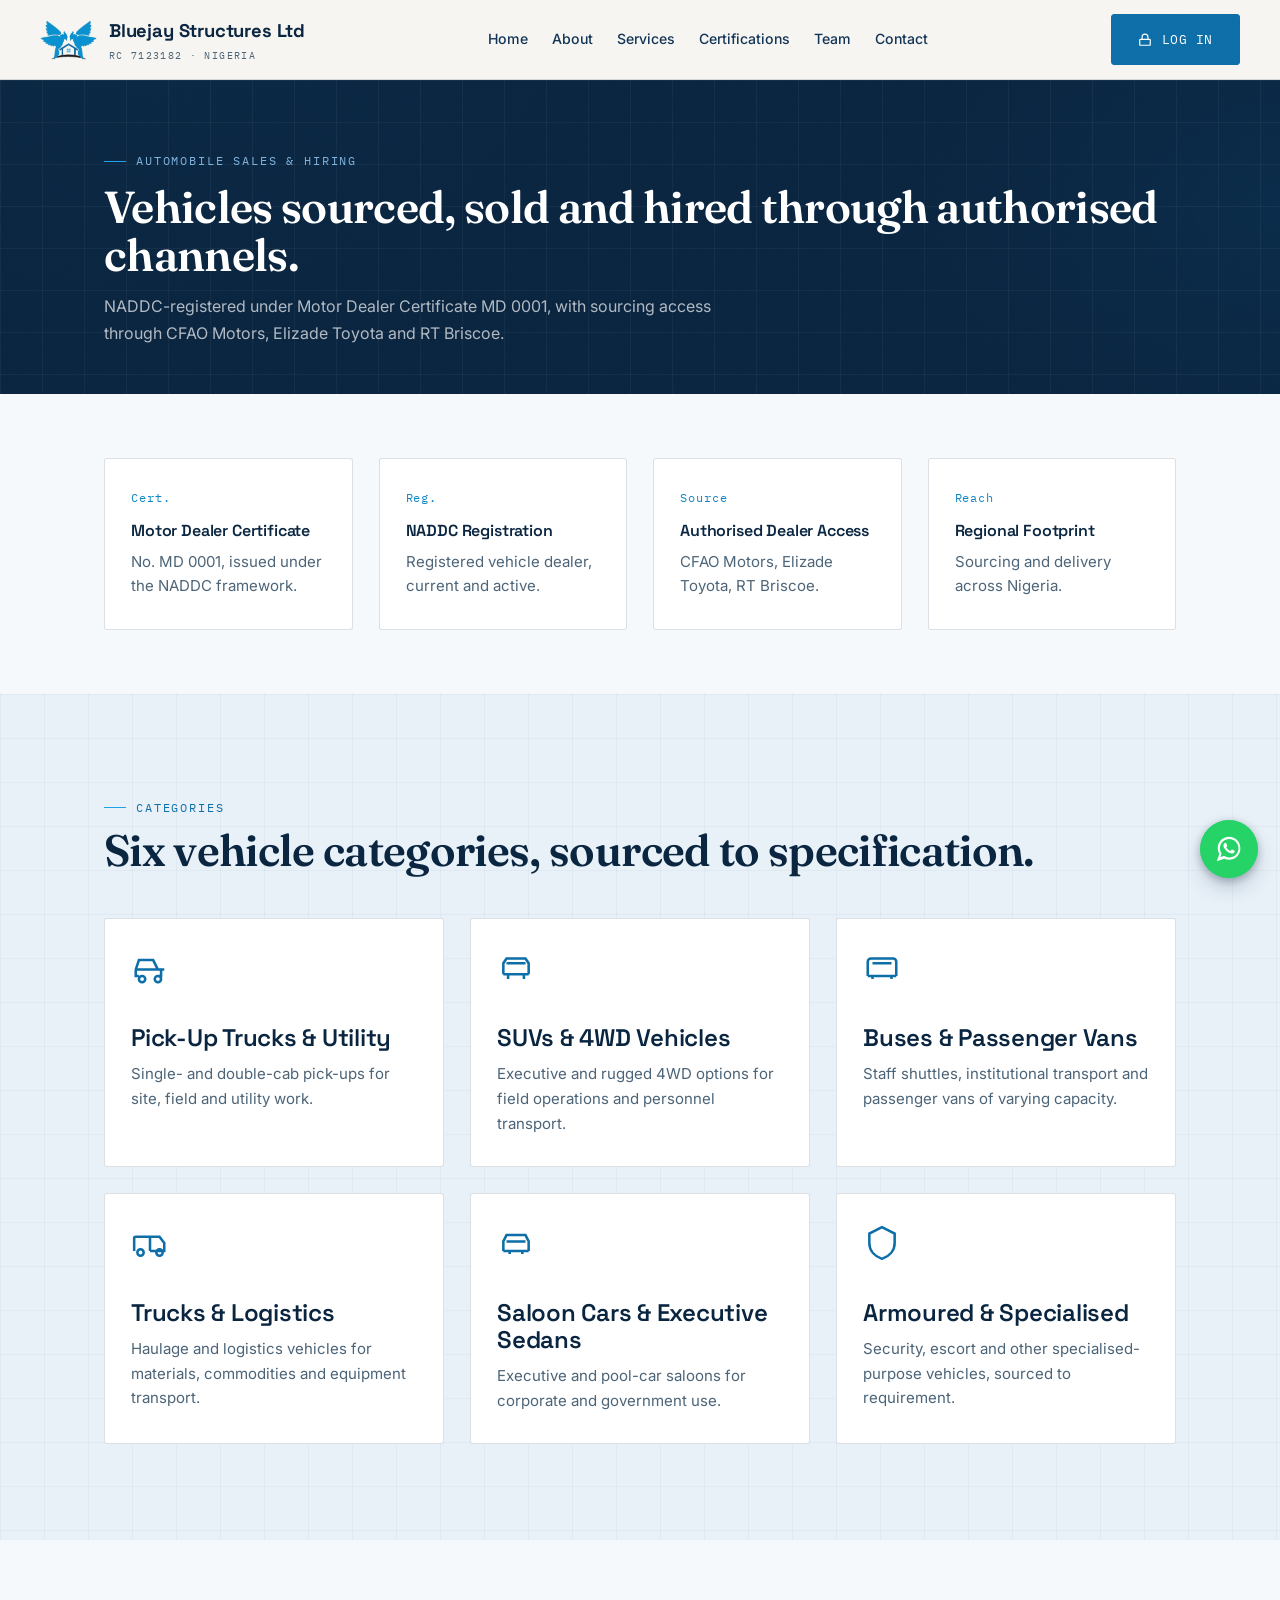
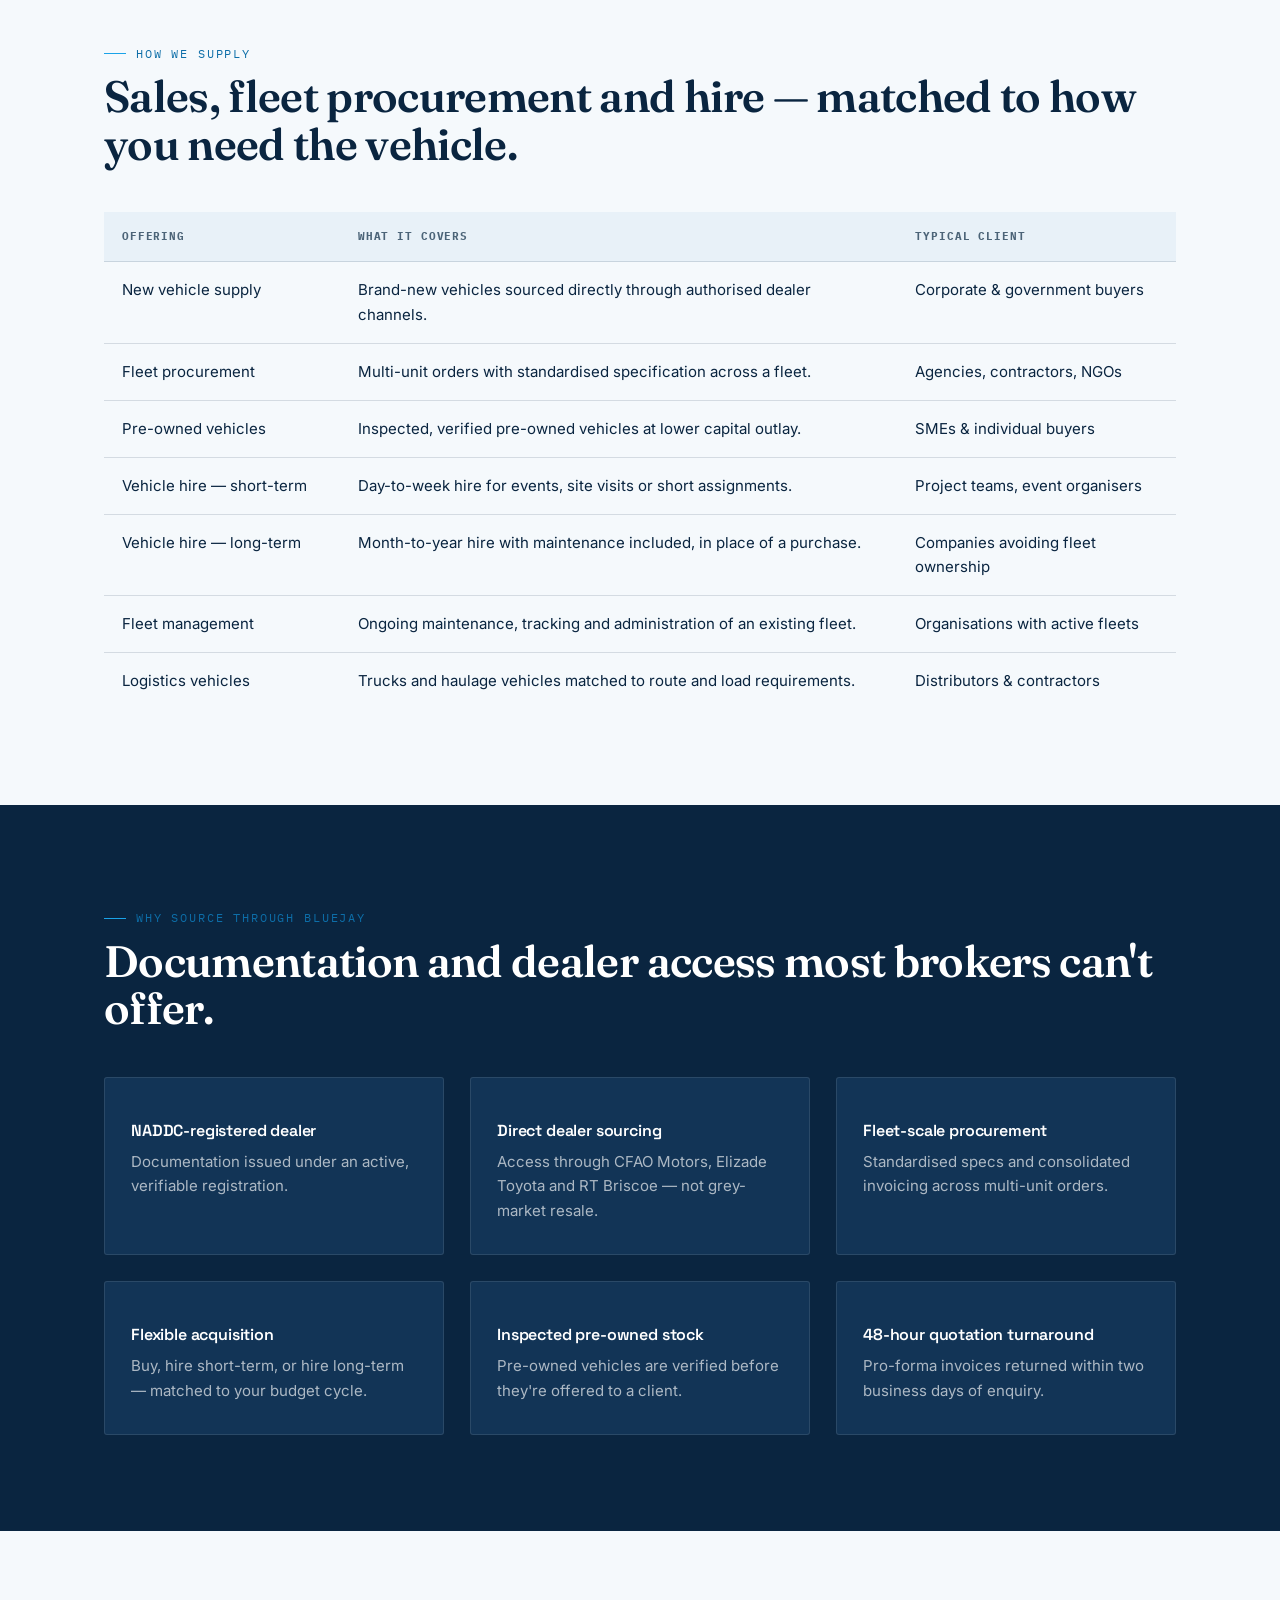
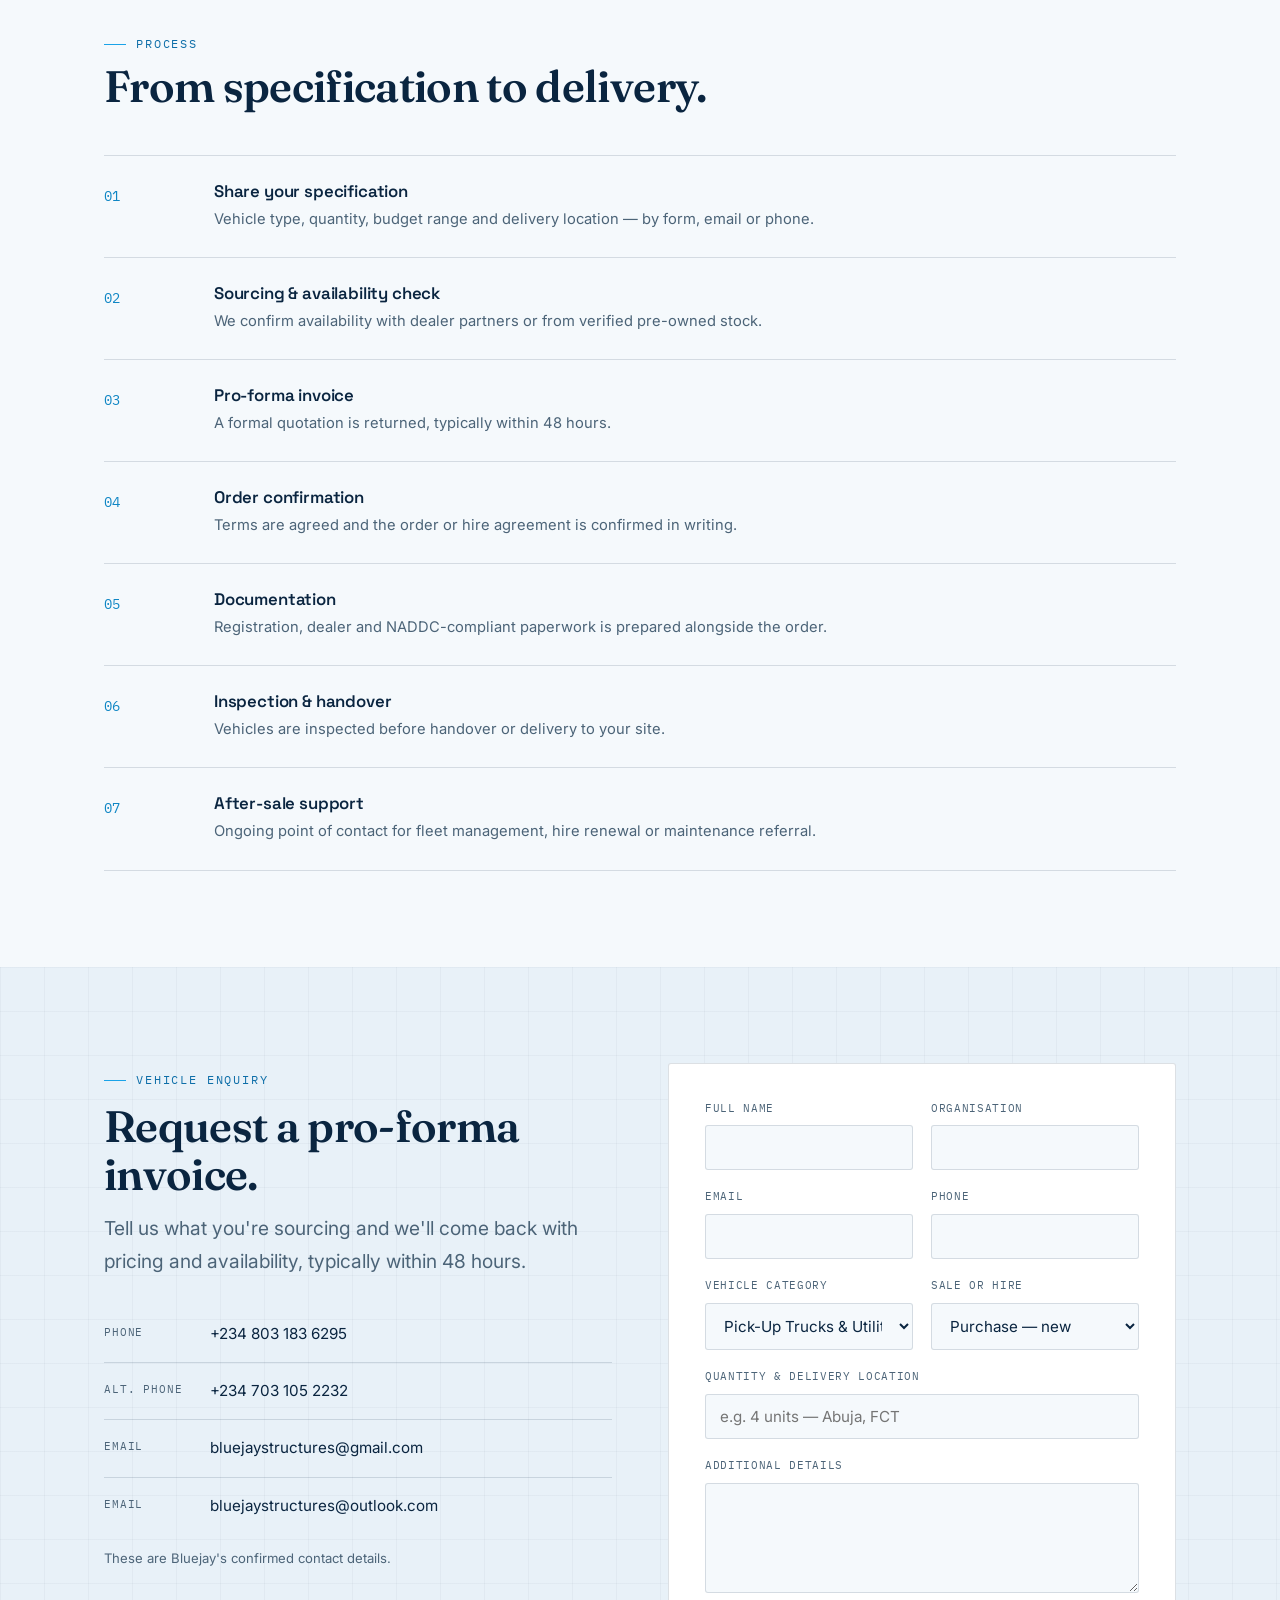
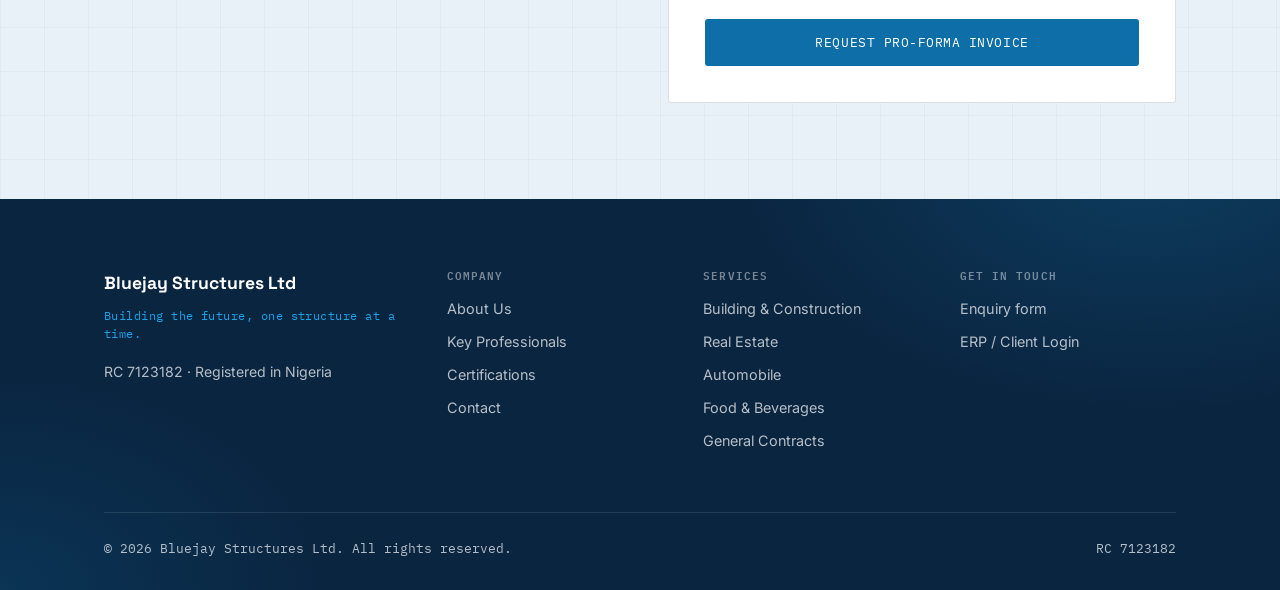
<file: vehicles.html>
<!DOCTYPE html>
<html lang="en">
<head>
<meta charset="UTF-8">
<meta name="viewport" content="width=device-width, initial-scale=1.0">
<title>Vehicles — Automobile Sales &amp; Hiring — Bluejay Structures Ltd</title>
<meta name="description" content="NADDC-registered vehicle sourcing, fleet procurement and hire from Bluejay Structures Ltd — pick-ups, SUVs, buses, trucks, saloon and specialised vehicles.">
<link rel="preconnect" href="https://fonts.googleapis.com">
<link rel="preconnect" href="https://fonts.gstatic.com" crossorigin>
<link href="https://fonts.googleapis.com/css2?family=Fraunces:ital,opsz,wght@0,9..144,500;0,9..144,600;0,9..144,700;1,9..144,500&family=Space+Grotesk:wght@500;600;700&family=Inter:wght@400;500;600;700&family=IBM+Plex+Mono:wght@400;500&display=swap" rel="stylesheet">
<link rel="icon" type="image/png" sizes="32x32" href="images/favicon-32.png">
<link rel="icon" type="image/png" sizes="16x16" href="images/favicon-16.png">
<link rel="apple-touch-icon" href="images/apple-touch-icon.png">
<style>
/* ==========================================================================
   BLUEJAY STRUCTURES LTD — Design System
   Concept: "Blueprint & Spec Plate" — engineering-drafting grid meets the
   engraved metal nameplate you'd find on machinery/vehicles. Ties the visual
   language directly to what the company does: build, supply materials,
   supply/hire vehicles, hold regulatory certification.
   ========================================================================== */

:root {
  /* Color */
  --ink: #0a2540;              /* brand dark navy - primary text/bg */
  --ink-soft: #123456;
  --concrete: #e8f1f8;         /* light blue-tinted grey - section bg */
  --concrete-light: #f5f9fc;   /* near-white blue-tinted - page bg */
  --blueprint: #0d6ea8;        /* brand blue - primary accent / buttons */
  --blueprint-dark: #063254;
  --blueprint-tint: #e4f0f9;
  --rust: #1aa3e8;             /* brand light blue - secondary accent, was rust */
  --rust-dark: #0f86c4;
  --steel: #4c6478;            /* muted blue-grey - secondary text */
  --white: #ffffff;
  --line: rgba(10, 37, 64, 0.14);
  --line-soft: rgba(10, 37, 64, 0.08);

  /* Type */
  --font-display: "Space Grotesk", "Arial Narrow", sans-serif;
  --font-serif: "Fraunces", Georgia, "Times New Roman", serif;
  --font-body: "Inter", -apple-system, BlinkMacSystemFont, sans-serif;
  --font-mono: "IBM Plex Mono", "Courier New", monospace;

  /* Layout */
  --max: 1200px;
  --gutter: clamp(20px, 5vw, 64px);
  --radius: 3px;
}

* { box-sizing: border-box; margin: 0; padding: 0; }

html { scroll-behavior: smooth; }

@media (prefers-reduced-motion: reduce) {
  html { scroll-behavior: auto; }
  *, *::before, *::after { animation-duration: 0.001ms !important; animation-iteration-count: 1 !important; transition-duration: 0.001ms !important; }
}

body {
  font-family: var(--font-body);
  color: var(--ink);
  background: var(--concrete-light);
  line-height: 1.6;
  font-size: 16px;
  -webkit-font-smoothing: antialiased;
  -moz-osx-font-smoothing: grayscale;
  text-rendering: optimizeLegibility;
  position: relative;
}

/* Subtle film-grain texture over the whole page for a tactile, printed feel */
body::before {
  content: "";
  position: fixed;
  inset: 0;
  z-index: 300;
  pointer-events: none;
  opacity: 0.035;
  mix-blend-mode: overlay;
  background-image: url("data:image/svg+xml;utf8,<svg xmlns='http://www.w3.org/2000/svg' width='180' height='180'><filter id='n'><feTurbulence type='fractalNoise' baseFrequency='0.9' numOctaves='2' stitchTiles='stitch'/></filter><rect width='100%25' height='100%25' filter='url(%23n)'/></svg>");
  background-size: 180px 180px;
}

img { max-width: 100%; display: block; }
a { color: inherit; text-decoration: none; }
ul { list-style: none; }

.container {
  max-width: var(--max);
  margin: 0 auto;
  padding-left: var(--gutter);
  padding-right: var(--gutter);
}

/* ---------- Typography ---------- */
h1, h2, h3, h4 {
  font-family: var(--font-display);
  font-weight: 600;
  letter-spacing: -0.01em;
  line-height: 1.12;
  color: var(--ink);
}

h1, h2 {
  font-family: var(--font-serif);
  font-weight: 600;
  letter-spacing: -0.015em;
  line-height: 1.08;
}

h1 { font-size: clamp(2.6rem, 5.4vw, 4.5rem); }
h2 { font-size: clamp(1.9rem, 3.6vw, 2.75rem); }
h3 { font-size: clamp(1.2rem, 2vw, 1.5rem); }

em, .accent-serif {
  font-family: var(--font-serif);
  font-style: italic;
  font-weight: 500;
}

p { line-height: 1.65; }

.eyebrow {
  font-family: var(--font-mono);
  font-size: 0.72rem;
  letter-spacing: 0.16em;
  text-transform: uppercase;
  color: var(--blueprint);
  display: inline-flex;
  align-items: center;
  gap: 10px;
}
.eyebrow::before {
  content: "";
  width: 22px;
  height: 1px;
  background: var(--rust);
}

.lede {
  font-size: clamp(1.02rem, 1.6vw, 1.2rem);
  color: var(--steel);
  max-width: 60ch;
  line-height: 1.7;
}

.section-head { margin-bottom: 44px; }
.section-head h2 { margin-top: 10px; }

/* ---------- Buttons ---------- */
.btn {
  display: inline-flex;
  align-items: center;
  gap: 10px;
  font-family: var(--font-mono);
  font-size: 0.82rem;
  letter-spacing: 0.04em;
  text-transform: uppercase;
  padding: 14px 26px;
  border-radius: var(--radius);
  border: 1px solid transparent;
  cursor: pointer;
  transition: transform 0.15s ease, background 0.15s ease, border-color 0.15s ease, color .15s ease;
}
.btn:focus-visible { outline: 2px solid var(--blueprint); outline-offset: 3px; }

.btn-primary {
  background: var(--blueprint);
  color: var(--white);
}
.btn-primary:hover { background: var(--blueprint-dark); transform: translateY(-1px); }

.btn-outline {
  background: transparent;
  border-color: var(--ink);
  color: var(--ink);
}
.btn-outline:hover { background: var(--ink); color: var(--white); }

.btn-ghost-light {
  background: transparent;
  border-color: rgba(255,255,255,0.35);
  color: var(--white);
}
.btn-ghost-light:hover { background: rgba(255,255,255,0.12); border-color: var(--white); }

.btn-erp {
  background: var(--blueprint);
  color: var(--white);
  border-color: var(--blueprint);
}
.btn-erp:hover { background: var(--blueprint-dark); border-color: var(--blueprint-dark); }

.btn-erp svg { width: 14px; height: 14px; }

/* ---------- Header ---------- */
.site-header {
  position: sticky;
  top: 0;
  z-index: 100;
  background: rgba(247, 245, 241, 0.97);
  border-bottom: 1px solid var(--line);
}

.header-inner {
  display: flex;
  align-items: center;
  justify-content: space-between;
  min-height: 78px;
  padding: 14px 0;
  gap: 20px;
  flex-wrap: wrap;
}

.brand {
  display: flex;
  align-items: center;
  gap: 12px;
  font-family: var(--font-display);
  font-weight: 700;
  font-size: 1.15rem;
  letter-spacing: -0.01em;
  flex-shrink: 0;
  white-space: nowrap;
}
.brand-mark {
  height: 40px;
  width: auto;
  flex-shrink: 0;
  display: block;
}
.brand-sub {
  display: block;
  font-family: var(--font-mono);
  font-size: 0.6rem;
  letter-spacing: 0.14em;
  color: var(--steel);
  font-weight: 400;
  text-transform: uppercase;
  margin-top: 2px;
}

.main-nav {
  display: flex;
  align-items: center;
  gap: 24px;
  flex-wrap: wrap;
  row-gap: 8px;
}
.main-nav a {
  font-size: 0.88rem;
  font-weight: 500;
  color: var(--ink-soft);
  position: relative;
  padding: 6px 0;
  white-space: nowrap;
}
.main-nav a::after {
  content: "";
  position: absolute;
  left: 0; bottom: 0;
  width: 0;
  height: 2px;
  background: var(--rust);
  transition: width 0.2s ease;
}
.main-nav a:hover::after,
.main-nav a[aria-current="page"]::after { width: 100%; }
.main-nav a[aria-current="page"] { color: var(--ink); }

.header-actions { display: flex; align-items: center; gap: 14px; }

.nav-toggle {
  display: none;
  background: none;
  border: 1px solid var(--line);
  border-radius: var(--radius);
  width: 42px; height: 42px;
  align-items: center;
  justify-content: center;
  cursor: pointer;
}
.nav-toggle span, .nav-toggle span::before, .nav-toggle span::after {
  content: "";
  display: block;
  width: 18px; height: 2px;
  background: var(--ink);
  position: relative;
  transition: 0.2s;
}
.nav-toggle span::before { position: absolute; top: -6px; }
.nav-toggle span::after { position: absolute; top: 6px; }

@media (max-width: 900px) {
  .main-nav {
    position: fixed;
    top: 78px;
    left: 0;
    right: 0;
    bottom: 0;
    background: var(--concrete-light);
    flex-direction: column;
    align-items: flex-start;
    padding: 30px var(--gutter);
    gap: 22px;
    transform: translateX(100%);
    transition: transform 0.25s ease;
    overflow-y: auto;
  }
  .main-nav.open { transform: translateX(0); }
  .main-nav a { font-size: 1.1rem; }
  .nav-toggle { display: flex; }
  .header-actions .btn-outline { display: none; }
}

@media (max-width: 430px) {
  .header-inner { height: auto; min-height: 64px; padding: 10px 0; }
  .brand { font-size: 0.92rem; gap: 9px; }
  .brand-mark { height: 32px; width: auto; }
  .brand-sub { display: none; }
  .btn-erp span, .btn-erp { font-size: 0.68rem; padding: 9px 12px; }
  .main-nav { top: 64px; }
}

/* ---------- Hero ---------- */
.hero {
  position: relative;
  background-color: var(--ink);
  background-image:
    linear-gradient(100deg, rgba(10,37,64,0.94) 0%, rgba(10,37,64,0.88) 45%, rgba(10,37,64,0.72) 100%),
    radial-gradient(ellipse 900px 560px at 10% -10%, rgba(26,163,232,0.32), transparent 60%),
    radial-gradient(ellipse 750px 520px at 105% 5%, rgba(13,110,168,0.38), transparent 55%),
    radial-gradient(ellipse 900px 560px at 50% 125%, rgba(26,163,232,0.16), transparent 60%),
    var(--hero-photo, none);
  background-repeat: no-repeat;
  background-size: cover, auto, auto, auto, cover;
  background-position: center, center, center, center, center;
  color: var(--white);
  overflow: hidden;
  padding: 90px 0 0;
}
.blueprint-grid {
  position: absolute;
  inset: 0;
  background-image:
    linear-gradient(rgba(255,255,255,0.045) 1px, transparent 1px),
    linear-gradient(90deg, rgba(255,255,255,0.045) 1px, transparent 1px);
  background-size: 42px 42px;
  pointer-events: none;
}
.hero-inner {
  position: relative;
  display: grid;
  grid-template-columns: 1.1fr 0.9fr;
  gap: 40px;
  align-items: center;
  padding-bottom: 60px;
}
@media (max-width: 900px) {
  .hero-inner { grid-template-columns: 1fr; }
}

.hero-copy .eyebrow { color: #7fb2dd; }
.hero-copy .eyebrow::before { background: var(--rust); }
.hero h1 { color: var(--white); margin-top: 14px; }
.hero h1 .accent { color: var(--rust); font-style: italic; font-weight: 500; }
.hero-copy .lede { color: rgba(255,255,255,0.72); margin-top: 18px; }
.hero-cta { display: flex; gap: 14px; margin-top: 34px; flex-wrap: wrap; }

.hero-art { position: relative; }
.hero-art svg { width: 100%; height: auto; }
.draw-path {
  fill: none;
  stroke: #9fc4e2;
  stroke-width: 1.4;
  stroke-linecap: round;
  stroke-linejoin: round;
  stroke-dasharray: 2400;
  stroke-dashoffset: 2400;
  animation: draw 3.2s ease forwards 0.3s;
}
.draw-path.fill-rust { stroke: var(--rust); }
@keyframes draw { to { stroke-dashoffset: 0; } }

/* Spec-plate trust bar */
.spec-plate {
  position: relative;
  background: var(--ink-soft);
  border-top: 1px solid rgba(255,255,255,0.08);
}
.spec-plate .container {
  display: flex;
  flex-wrap: wrap;
  gap: 0;
  padding-top: 0;
  padding-bottom: 0;
}
.spec-item {
  flex: 1 1 160px;
  padding: 22px var(--gutter) 22px 0;
  border-right: 1px solid rgba(255,255,255,0.09);
}
.spec-item:last-child { border-right: none; }
.spec-label {
  font-family: var(--font-mono);
  font-size: 0.64rem;
  letter-spacing: 0.12em;
  text-transform: uppercase;
  color: rgba(255,255,255,0.5);
}
.spec-value {
  font-family: var(--font-mono);
  font-size: 0.95rem;
  color: var(--white);
  margin-top: 6px;
  letter-spacing: 0.01em;
}

/* ---------- Section shells ---------- */
section { padding: 96px 0; }
.bg-concrete {
  background-color: var(--concrete);
  background-image:
    linear-gradient(rgba(10,37,64,0.035) 1px, transparent 1px),
    linear-gradient(90deg, rgba(10,37,64,0.035) 1px, transparent 1px);
  background-size: 44px 44px;
}
.section-tight { padding: 64px 0; }
.bg-ink { background: var(--ink); color: var(--white); }
.bg-ink .steel-text { color: rgba(255,255,255,0.65); }
.bg-blueprint { background: var(--blueprint-dark); color: var(--white); }

.divider {
  height: 1px;
  background: var(--line);
  border: none;
}

/* ---------- Cards / grids ---------- */
.grid { display: grid; gap: 26px; }
.grid-4 { grid-template-columns: repeat(4, 1fr); }
.grid-3 { grid-template-columns: repeat(3, 1fr); }
.grid-2 { grid-template-columns: repeat(2, 1fr); }
@media (max-width: 900px) { .grid-4, .grid-3 { grid-template-columns: repeat(2, 1fr); } }
@media (max-width: 600px) { .grid-4, .grid-3, .grid-2 { grid-template-columns: 1fr; } }

.card {
  background: var(--white);
  border: 1px solid var(--line);
  border-radius: var(--radius);
  padding: 30px 26px;
  transition: transform 0.18s ease, box-shadow 0.18s ease, border-color 0.18s ease;
}
.card:hover {
  transform: translateY(-3px);
  box-shadow: 0 14px 30px -18px rgba(22,27,34,0.35);
  border-color: var(--blueprint);
}
.card-index {
  font-family: var(--font-mono);
  font-size: 0.72rem;
  color: var(--rust-dark);
  letter-spacing: 0.08em;
}
.card h3 { margin-top: 14px; }
.card p { color: var(--steel); margin-top: 10px; font-size: 0.94rem; }
.card-link {
  margin-top: 18px;
  font-family: var(--font-mono);
  font-size: 0.76rem;
  letter-spacing: 0.06em;
  text-transform: uppercase;
  color: var(--blueprint);
  display: inline-flex;
  align-items: center;
  gap: 6px;
}
.card:hover .card-link { text-decoration: underline; }

.icon-badge {
  width: 46px; height: 46px;
  border-radius: var(--radius);
  background: var(--blueprint-tint);
  color: var(--blueprint);
  display: flex; align-items: center; justify-content: center;
}
.icon-badge svg { width: 22px; height: 22px; }

/* Stat strip */
.stat-strip { display: flex; flex-wrap: wrap; gap: 0; border-top: 1px solid var(--line); border-bottom: 1px solid var(--line); }
.stat { flex: 1 1 200px; padding: 30px var(--gutter) 30px 0; border-right: 1px solid var(--line); }
.stat:last-child { border-right: none; }
.stat-num { font-family: var(--font-display); font-size: 2.2rem; font-weight: 700; color: var(--blueprint); }
.stat-label { font-family: var(--font-mono); font-size: 0.7rem; text-transform: uppercase; letter-spacing: 0.08em; color: var(--steel); margin-top: 6px; }
@media (max-width: 700px) { .stat { border-right: none; border-bottom: 1px solid var(--line); } }

/* Badge strip (credentials) */
.badge-row { display: flex; flex-wrap: wrap; gap: 14px; margin-top: 30px; }
.badge {
  font-family: var(--font-mono);
  font-size: 0.72rem;
  letter-spacing: 0.03em;
  border: 1px solid var(--line);
  border-radius: 999px;
  padding: 9px 16px;
  display: inline-flex;
  align-items: center;
  gap: 8px;
  color: var(--ink-soft);
  background: var(--white);
}
.badge .dot { width: 6px; height: 6px; border-radius: 50%; background: var(--rust); }

/* Tables */
.data-table { width: 100%; border-collapse: collapse; font-size: 0.94rem; }
.data-table th, .data-table td {
  text-align: left;
  padding: 16px 18px;
  border-bottom: 1px solid var(--line);
  vertical-align: top;
}
.data-table th {
  font-family: var(--font-mono);
  font-size: 0.68rem;
  text-transform: uppercase;
  letter-spacing: 0.08em;
  color: var(--steel);
  background: var(--concrete);
}
.data-table tr:last-child td { border-bottom: none; }

/* Process timeline */
.process-list { border-top: 1px solid var(--line); }
.process-step {
  display: grid;
  grid-template-columns: 90px 1fr;
  gap: 20px;
  padding: 26px 0;
  border-bottom: 1px solid var(--line);
}
.process-step .step-num {
  font-family: var(--font-mono);
  font-size: 0.85rem;
  color: var(--rust-dark);
  padding-top: 4px;
}
.process-step h4 { font-size: 1.05rem; }
.process-step p { color: var(--steel); margin-top: 6px; font-size: 0.92rem; }

/* Team */
.team-card { text-align: left; }
.team-photo {
  width: 100%;
  aspect-ratio: 4/5;
  background: var(--blueprint-tint);
  border-radius: var(--radius);
  display: flex;
  align-items: center;
  justify-content: center;
  color: var(--blueprint);
  font-family: var(--font-display);
  font-weight: 700;
  font-size: 1.6rem;
  margin-bottom: 16px;
  overflow: hidden;
}
.team-photo img {
  width: 100%;
  height: 100%;
  object-fit: cover;
  display: block;
}

/* ---------- CEO / leadership spotlight ---------- */
.ceo-feature {
  position: relative;
  overflow: hidden;
  background-color: var(--ink);
  background-image:
    radial-gradient(ellipse 700px 460px at 92% -15%, rgba(26,163,232,0.32), transparent 60%),
    radial-gradient(ellipse 600px 420px at 4% 115%, rgba(13,110,168,0.30), transparent 55%);
  background-repeat: no-repeat;
  color: var(--white);
  border-radius: var(--radius);
  padding: 56px;
  display: grid;
  grid-template-columns: 300px 1fr;
  gap: 52px;
  align-items: center;
}
.ceo-photo-wrap {
  position: relative;
  padding: 14px;
  flex-shrink: 0;
}
.ceo-photo-wrap .corner {
  position: absolute;
  width: 26px;
  height: 26px;
  border-color: var(--rust);
  border-style: solid;
  border-width: 0;
}
.ceo-photo-wrap .corner.tl { top: 0; left: 0; border-top-width: 3px; border-left-width: 3px; }
.ceo-photo-wrap .corner.tr { top: 0; right: 0; border-top-width: 3px; border-right-width: 3px; }
.ceo-photo-wrap .corner.bl { bottom: 0; left: 0; border-bottom-width: 3px; border-left-width: 3px; }
.ceo-photo-wrap .corner.br { bottom: 0; right: 0; border-bottom-width: 3px; border-right-width: 3px; }
.ceo-photo {
  width: 100%;
  aspect-ratio: 4/5;
  object-fit: cover;
  display: block;
  border: 1px solid rgba(255,255,255,0.14);
}
.ceo-role {
  font-family: var(--font-mono);
  font-size: 1rem;
  color: var(--rust);
  text-transform: uppercase;
  letter-spacing: 0.06em;
  margin: 14px 0 18px;
}
.ceo-content h2 {
  color: var(--white);
  font-size: clamp(2rem, 3.6vw, 3rem);
}
.ceo-content .lede { color: rgba(255,255,255,0.78); }
.ceo-quote {
  margin-top: 24px;
  padding-left: 20px;
  border-left: 2px solid var(--rust);
  font-family: var(--font-serif);
  font-style: italic;
  font-size: 1.15rem;
  color: rgba(255,255,255,0.88);
  max-width: 55ch;
}
@media (max-width: 720px) {
  .ceo-feature {
    grid-template-columns: 1fr;
    padding: 32px;
    gap: 28px;
  }
  .ceo-photo-wrap { max-width: 240px; margin: 0 auto; }
}
.team-card h3 { font-size: 1.05rem; }
.team-role { font-family: var(--font-mono); font-size: 0.72rem; color: var(--rust-dark); text-transform: uppercase; letter-spacing: 0.06em; margin-top: 4px; }
.team-qual { color: var(--steel); font-size: 0.88rem; margin-top: 8px; }

/* Certification gallery */
.cert-card {
  background: var(--ink-soft);
  color: var(--white);
  border-radius: var(--radius);
  padding: 26px;
  position: relative;
  overflow: hidden;
}
.cert-card::before {
  content: "";
  position: absolute;
  top: 0; left: 0; right: 0;
  height: 4px;
  background: var(--rust);
}
.cert-card .eyebrow { color: #7fb2dd; }
.cert-card h3 { color: var(--white); margin-top: 10px; font-size: 1rem; }
.cert-card p { color: rgba(255,255,255,0.6); font-size: 0.86rem; margin-top: 8px; }

/* Forms */
.form-panel {
  background: var(--white);
  border: 1px solid var(--line);
  border-radius: var(--radius);
  padding: 36px;
}
.form-row { display: grid; grid-template-columns: 1fr 1fr; gap: 18px; }
@media (max-width: 600px) { .form-row { grid-template-columns: 1fr; } }
.field { margin-bottom: 18px; }
.field label {
  display: block;
  font-family: var(--font-mono);
  font-size: 0.7rem;
  text-transform: uppercase;
  letter-spacing: 0.06em;
  color: var(--steel);
  margin-bottom: 8px;
}
.field input, .field select, .field textarea {
  width: 100%;
  border: 1px solid var(--line);
  border-radius: var(--radius);
  padding: 12px 14px;
  font-family: var(--font-body);
  font-size: 0.95rem;
  background: var(--concrete-light);
  color: var(--ink);
}
.field input:focus, .field select:focus, .field textarea:focus {
  outline: 2px solid var(--blueprint);
  outline-offset: 1px;
  background: var(--white);
}
.field textarea { resize: vertical; min-height: 110px; }
.form-note { font-size: 0.82rem; color: var(--steel); margin-top: 14px; }
.form-success {
  display: none;
  background: var(--blueprint-tint);
  border: 1px solid var(--blueprint);
  color: var(--blueprint-dark);
  padding: 14px 16px;
  border-radius: var(--radius);
  font-size: 0.9rem;
  margin-top: 18px;
}
.form-success.show { display: block; }

/* CTA banner */
.cta-banner {
  position: relative;
  overflow: hidden;
  background-color: var(--blueprint-dark);
  background-image:
    radial-gradient(ellipse 500px 300px at 100% -20%, rgba(26,163,232,0.35), transparent 60%),
    radial-gradient(ellipse 450px 280px at 0% 120%, rgba(26,163,232,0.18), transparent 55%);
  background-repeat: no-repeat;
  color: var(--white);
  border-radius: var(--radius);
  padding: 50px var(--gutter);
  display: flex;
  align-items: center;
  justify-content: space-between;
  gap: 24px;
  flex-wrap: wrap;
}
.cta-banner h3 { color: var(--white); font-size: 1.5rem; }
.cta-banner p { color: rgba(255,255,255,0.7); margin-top: 8px; }

/* Footer */
.site-footer {
  background-color: var(--ink);
  background-image:
    radial-gradient(ellipse 700px 420px at 90% -10%, rgba(26,163,232,0.18), transparent 60%),
    radial-gradient(ellipse 600px 400px at 0% 100%, rgba(13,110,168,0.20), transparent 55%);
  background-repeat: no-repeat;
  color: rgba(255,255,255,0.7);
  padding: 70px 0 30px;
}
.footer-grid { display: grid; grid-template-columns: 1.4fr 1fr 1fr 1fr; gap: 40px; padding-bottom: 50px; border-bottom: 1px solid rgba(255,255,255,0.1); }
@media (max-width: 800px) { .footer-grid { grid-template-columns: 1fr 1fr; } }
@media (max-width: 500px) { .footer-grid { grid-template-columns: 1fr; } }
.footer-brand { font-family: var(--font-display); font-weight: 700; color: var(--white); font-size: 1.1rem; }
.footer-tagline { font-family: var(--font-mono); font-size: 0.72rem; color: var(--rust); margin-top: 10px; letter-spacing: 0.04em; }
.footer-col h4 { font-family: var(--font-mono); font-size: 0.68rem; text-transform: uppercase; letter-spacing: 0.1em; color: rgba(255,255,255,0.45); margin-bottom: 16px; }
.footer-col ul li { margin-bottom: 10px; font-size: 0.9rem; }
.footer-col ul li a:hover { color: var(--white); }
.footer-bottom { display: flex; justify-content: space-between; flex-wrap: wrap; gap: 12px; padding-top: 26px; font-size: 0.8rem; font-family: var(--font-mono); }

/* Reveal on scroll */
.reveal { opacity: 0; transform: translateY(18px); transition: opacity 0.6s ease, transform 0.6s ease; }
.reveal.in { opacity: 1; transform: translateY(0); }

/* Breadcrumb / page header for interior pages */
.page-header {
  background-color: var(--ink);
  background-image:
    linear-gradient(100deg, rgba(10,37,64,0.93) 0%, rgba(10,37,64,0.86) 50%, rgba(10,37,64,0.7) 100%),
    radial-gradient(ellipse 800px 480px at 8% -20%, rgba(26,163,232,0.30), transparent 60%),
    radial-gradient(ellipse 650px 460px at 100% 40%, rgba(13,110,168,0.32), transparent 55%),
    var(--header-photo, none);
  background-repeat: no-repeat;
  background-size: cover, auto, auto, cover;
  background-position: center, center, center, center;
  color: var(--white);
  padding: 64px 0 48px;
  position: relative;
  overflow: hidden;
}
.page-header .eyebrow { color: #7fb2dd; }
.page-header h1 { color: var(--white); margin-top: 12px; font-size: clamp(2rem, 4vw, 2.8rem); }
.page-header p { color: rgba(255,255,255,0.68); margin-top: 14px; max-width: 62ch; }

/* Tabs (services page) */
.tab-list { display: flex; gap: 6px; flex-wrap: wrap; border-bottom: 1px solid var(--line); margin-bottom: 40px; }
.tab-btn {
  font-family: var(--font-mono);
  font-size: 0.78rem;
  text-transform: uppercase;
  letter-spacing: 0.05em;
  padding: 14px 18px;
  border: none;
  background: none;
  color: var(--steel);
  cursor: pointer;
  border-bottom: 2px solid transparent;
  margin-bottom: -1px;
}
.tab-btn.active { color: var(--ink); border-color: var(--rust-dark); }
.tab-panel { display: none; }
.tab-panel.active { display: block; }

.sub-service { display: grid; grid-template-columns: 220px 1fr; gap: 30px; padding: 24px 0; border-bottom: 1px solid var(--line); }
.sub-service h4 { font-family: var(--font-mono); font-size: 0.85rem; letter-spacing: 0.02em; color: var(--rust-dark); text-transform: uppercase; }
@media (max-width: 700px) { .sub-service { grid-template-columns: 1fr; gap: 10px; } }

.tag-list { display: flex; flex-wrap: wrap; gap: 8px; margin-top: 10px; }
.tag-list span {
  font-size: 0.82rem;
  background: var(--concrete);
  border: 1px solid var(--line);
  padding: 5px 12px;
  border-radius: 999px;
  color: var(--ink-soft);
}

/* Category / feature icon (vehicles, service cards) */
.cat-icon { width: 38px; height: 38px; margin-bottom: 16px; }

/* Full-width button */
.btn-block { width: 100%; justify-content: center; }

/* Contact info list (contact page, vehicle enquiry aside) */
.contact-list li {
  display: flex; gap: 16px; padding: 16px 0; border-bottom: 1px solid var(--line);
}
.contact-list li:last-child { border-bottom: none; }
.contact-list .k {
  font-family: var(--font-mono); font-size: 0.68rem; letter-spacing: 0.08em; text-transform: uppercase;
  color: var(--steel); width: 90px; flex-shrink: 0; padding-top: 2px;
}
.contact-list .v { font-size: 0.95rem; }
.contact-list .v a:hover { color: var(--blueprint); }

/* Utility */
.mt-0 { margin-top: 0 !important; }
.center { text-align: center; margin-left: auto; margin-right: auto; }
.skip-link {
  position: absolute; left: -9999px; top: 0; background: var(--ink); color: var(--white);
  padding: 10px 16px; z-index: 200;
}
.skip-link:focus { left: 10px; top: 10px; }

/* ---------- Floating WhatsApp button ---------- */
.whatsapp-float {
  position: fixed;
  right: 22px;
  bottom: 22px;
  width: 58px;
  height: 58px;
  border-radius: 50%;
  background: #25d366;
  display: flex;
  align-items: center;
  justify-content: center;
  box-shadow: 0 10px 24px -8px rgba(10, 37, 64, 0.45), 0 2px 8px rgba(10, 37, 64, 0.25);
  z-index: 95;
  transition: transform 0.18s ease, box-shadow 0.18s ease;
}
.whatsapp-float:hover {
  transform: translateY(-2px) scale(1.05);
  box-shadow: 0 14px 28px -8px rgba(10, 37, 64, 0.5), 0 3px 10px rgba(10, 37, 64, 0.3);
}
.whatsapp-float svg { width: 30px; height: 30px; }
.whatsapp-float .wa-pulse {
  position: absolute;
  inset: 0;
  border-radius: 50%;
  background: #25d366;
  opacity: 0.55;
  animation: wa-pulse 2.2s ease-out infinite;
  z-index: -1;
}
@keyframes wa-pulse {
  0% { transform: scale(1); opacity: 0.5; }
  100% { transform: scale(1.7); opacity: 0; }
}
@media (max-width: 600px) {
  .whatsapp-float { right: 16px; bottom: 16px; width: 52px; height: 52px; }
  .whatsapp-float svg { width: 26px; height: 26px; }
}
@media (prefers-reduced-motion: reduce) {
  .whatsapp-float .wa-pulse { animation: none; display: none; }
}

</style>
</head>
<body>
<a class="skip-link" href="#main">Skip to content</a>

<header class="site-header">
  <div class="container header-inner">
    <a href="index.html" class="brand">
      <img src="[data-uri]" class="brand-mark" alt="Bluejay Structures Ltd logo">
      <span>Bluejay Structures Ltd<span class="brand-sub">RC 7123182 · Nigeria</span></span>
    </a>
    <nav class="main-nav" id="main-nav">
      <a href="index.html">Home</a>
      <a href="about.html">About</a>
      <a href="services.html">Services</a>
      <a href="certifications.html">Certifications</a>
      <a href="team.html">Team</a>
      <a href="contact.html">Contact</a>
    </nav>
    <div class="header-actions">
      <a href="https://bluejay-2864b.web.app/#/users" target="_blank" rel="noopener" class="btn btn-erp">
        <svg viewBox="0 0 24 24" fill="none" stroke="currentColor" stroke-width="2"><rect x="3" y="11" width="18" height="10" rx="1"/><path d="M7 11V7a5 5 0 0 1 10 0v4"/></svg>
        Log in
      </a>
      <button class="nav-toggle" aria-label="Toggle menu" aria-expanded="false" aria-controls="main-nav"><span></span></button>
    </div>
  </div>
</header>

<main id="main">

  <div class="page-header" style="--header-photo:url('https://images.pexels.com/photos/31361166/pexels-photo-31361166.jpeg?auto=compress&cs=tinysrgb&w=1920');">
    <div class="blueprint-grid"></div>
    <div class="container" style="position:relative;">
      <span class="eyebrow">Automobile sales &amp; hiring</span>
      <h1>Vehicles sourced, sold and hired through authorised channels.</h1>
      <p>NADDC-registered under Motor Dealer Certificate MD 0001, with sourcing access through CFAO Motors, Elizade Toyota and RT Briscoe.</p>
    </div>
  </div>

  <!-- CREDENTIALS -->
  <section class="section-tight">
    <div class="container">
      <div class="grid grid-4 reveal">
        <div class="card"><div class="card-index">Cert.</div><h3 style="font-size:1rem;">Motor Dealer Certificate</h3><p>No. MD 0001, issued under the NADDC framework.</p></div>
        <div class="card"><div class="card-index">Reg.</div><h3 style="font-size:1rem;">NADDC Registration</h3><p>Registered vehicle dealer, current and active.</p></div>
        <div class="card"><div class="card-index">Source</div><h3 style="font-size:1rem;">Authorised Dealer Access</h3><p>CFAO Motors, Elizade Toyota, RT Briscoe.</p></div>
        <div class="card"><div class="card-index">Reach</div><h3 style="font-size:1rem;">Regional Footprint</h3><p>Sourcing and delivery across Nigeria.</p></div>
      </div>
    </div>
  </section>

  <!-- VEHICLE CATEGORIES -->
  <section class="bg-concrete">
    <div class="container">
      <div class="section-head reveal">
        <span class="eyebrow">Categories</span>
        <h2>Six vehicle categories, sourced to specification.</h2>
      </div>
      <div class="grid grid-3 reveal">
        <div class="card">
          <svg class="cat-icon" viewBox="0 0 24 24" fill="none" stroke="#0d6ea8" stroke-width="1.6"><path d="M3 13l2-6h9l3 6M3 13v4h2m14-4v4h-2M3 13h18M7 17a2 2 0 100 4 2 2 0 000-4zm10 0a2 2 0 100 4 2 2 0 000-4z"/></svg>
          <h3>Pick-Up Trucks &amp; Utility</h3>
          <p>Single- and double-cab pick-ups for site, field and utility work.</p>
        </div>
        <div class="card">
          <svg class="cat-icon" viewBox="0 0 24 24" fill="none" stroke="#0d6ea8" stroke-width="1.6"><path d="M4 16V9l2-3h12l2 3v7M4 16h16M7 16v3m10-3v3M6 9h12"/></svg>
          <h3>SUVs &amp; 4WD Vehicles</h3>
          <p>Executive and rugged 4WD options for field operations and personnel transport.</p>
        </div>
        <div class="card">
          <svg class="cat-icon" viewBox="0 0 24 24" fill="none" stroke="#0d6ea8" stroke-width="1.6"><path d="M3 17V8a2 2 0 012-2h14a2 2 0 012 2v9M3 17h18M6 17v2m12-2v2M6 9h12"/></svg>
          <h3>Buses &amp; Passenger Vans</h3>
          <p>Staff shuttles, institutional transport and passenger vans of varying capacity.</p>
        </div>
        <div class="card">
          <svg class="cat-icon" viewBox="0 0 24 24" fill="none" stroke="#0d6ea8" stroke-width="1.6"><path d="M2 17V9a1 1 0 011-1h9v9M12 17h9v-5l-3-4h-6M6 20a2 2 0 100-4 2 2 0 000 4zm12 0a2 2 0 100-4 2 2 0 000 4z"/></svg>
          <h3>Trucks &amp; Logistics</h3>
          <p>Haulage and logistics vehicles for materials, commodities and equipment transport.</p>
        </div>
        <div class="card">
          <svg class="cat-icon" viewBox="0 0 24 24" fill="none" stroke="#0d6ea8" stroke-width="1.6"><path d="M4 17V11l2-4h12l2 4v6M4 17h16M8 17v2m8-2v2M6 11h12"/></svg>
          <h3>Saloon Cars &amp; Executive Sedans</h3>
          <p>Executive and pool-car saloons for corporate and government use.</p>
        </div>
        <div class="card">
          <svg class="cat-icon" viewBox="0 0 24 24" fill="none" stroke="#0d6ea8" stroke-width="1.6"><path d="M12 2L4 6v6c0 5 3.5 8.5 8 10 4.5-1.5 8-5 8-10V6l-8-4z"/></svg>
          <h3>Armoured &amp; Specialised</h3>
          <p>Security, escort and other specialised-purpose vehicles, sourced to requirement.</p>
        </div>
      </div>
    </div>
  </section>

  <!-- SERVICE OFFERINGS -->
  <section>
    <div class="container">
      <div class="section-head reveal">
        <span class="eyebrow">How we supply</span>
        <h2>Sales, fleet procurement and hire — matched to how you need the vehicle.</h2>
      </div>
      <table class="data-table reveal">
        <thead>
          <tr><th style="width:22%;">Offering</th><th>What it covers</th><th style="width:26%;">Typical client</th></tr>
        </thead>
        <tbody>
          <tr><td>New vehicle supply</td><td>Brand-new vehicles sourced directly through authorised dealer channels.</td><td>Corporate &amp; government buyers</td></tr>
          <tr><td>Fleet procurement</td><td>Multi-unit orders with standardised specification across a fleet.</td><td>Agencies, contractors, NGOs</td></tr>
          <tr><td>Pre-owned vehicles</td><td>Inspected, verified pre-owned vehicles at lower capital outlay.</td><td>SMEs &amp; individual buyers</td></tr>
          <tr><td>Vehicle hire — short-term</td><td>Day-to-week hire for events, site visits or short assignments.</td><td>Project teams, event organisers</td></tr>
          <tr><td>Vehicle hire — long-term</td><td>Month-to-year hire with maintenance included, in place of a purchase.</td><td>Companies avoiding fleet ownership</td></tr>
          <tr><td>Fleet management</td><td>Ongoing maintenance, tracking and administration of an existing fleet.</td><td>Organisations with active fleets</td></tr>
          <tr><td>Logistics vehicles</td><td>Trucks and haulage vehicles matched to route and load requirements.</td><td>Distributors &amp; contractors</td></tr>
        </tbody>
      </table>
    </div>
  </section>

  <!-- WHY -->
  <section class="bg-ink">
    <div class="container">
      <div class="section-head reveal">
        <span class="eyebrow">Why source through Bluejay</span>
        <h2 style="color:var(--white); margin-top:10px;">Documentation and dealer access most brokers can't offer.</h2>
      </div>
      <div class="grid grid-3 reveal">
        <div class="card" style="background:var(--ink-soft); border-color:rgba(255,255,255,0.1);">
          <h3 style="color:#fff; font-size:1rem;">NADDC-registered dealer</h3>
          <p class="steel-text">Documentation issued under an active, verifiable registration.</p>
        </div>
        <div class="card" style="background:var(--ink-soft); border-color:rgba(255,255,255,0.1);">
          <h3 style="color:#fff; font-size:1rem;">Direct dealer sourcing</h3>
          <p class="steel-text">Access through CFAO Motors, Elizade Toyota and RT Briscoe — not grey-market resale.</p>
        </div>
        <div class="card" style="background:var(--ink-soft); border-color:rgba(255,255,255,0.1);">
          <h3 style="color:#fff; font-size:1rem;">Fleet-scale procurement</h3>
          <p class="steel-text">Standardised specs and consolidated invoicing across multi-unit orders.</p>
        </div>
        <div class="card" style="background:var(--ink-soft); border-color:rgba(255,255,255,0.1);">
          <h3 style="color:#fff; font-size:1rem;">Flexible acquisition</h3>
          <p class="steel-text">Buy, hire short-term, or hire long-term — matched to your budget cycle.</p>
        </div>
        <div class="card" style="background:var(--ink-soft); border-color:rgba(255,255,255,0.1);">
          <h3 style="color:#fff; font-size:1rem;">Inspected pre-owned stock</h3>
          <p class="steel-text">Pre-owned vehicles are verified before they're offered to a client.</p>
        </div>
        <div class="card" style="background:var(--ink-soft); border-color:rgba(255,255,255,0.1);">
          <h3 style="color:#fff; font-size:1rem;">48-hour quotation turnaround</h3>
          <p class="steel-text">Pro-forma invoices returned within two business days of enquiry.</p>
        </div>
      </div>
    </div>
  </section>

  <!-- PROCESS -->
  <section>
    <div class="container">
      <div class="section-head reveal">
        <span class="eyebrow">Process</span>
        <h2>From specification to delivery.</h2>
      </div>
      <div class="process-list reveal">
        <div class="process-step"><span class="step-num">01</span><div><h4>Share your specification</h4><p>Vehicle type, quantity, budget range and delivery location — by form, email or phone.</p></div></div>
        <div class="process-step"><span class="step-num">02</span><div><h4>Sourcing &amp; availability check</h4><p>We confirm availability with dealer partners or from verified pre-owned stock.</p></div></div>
        <div class="process-step"><span class="step-num">03</span><div><h4>Pro-forma invoice</h4><p>A formal quotation is returned, typically within 48 hours.</p></div></div>
        <div class="process-step"><span class="step-num">04</span><div><h4>Order confirmation</h4><p>Terms are agreed and the order or hire agreement is confirmed in writing.</p></div></div>
        <div class="process-step"><span class="step-num">05</span><div><h4>Documentation</h4><p>Registration, dealer and NADDC-compliant paperwork is prepared alongside the order.</p></div></div>
        <div class="process-step"><span class="step-num">06</span><div><h4>Inspection &amp; handover</h4><p>Vehicles are inspected before handover or delivery to your site.</p></div></div>
        <div class="process-step"><span class="step-num">07</span><div><h4>After-sale support</h4><p>Ongoing point of contact for fleet management, hire renewal or maintenance referral.</p></div></div>
      </div>
    </div>
  </section>

  <!-- ENQUIRY FORM -->
  <section class="bg-concrete" id="enquiry">
    <div class="container">
      <div class="grid grid-2" style="gap:56px;">
        <div class="reveal">
          <span class="eyebrow">Vehicle enquiry</span>
          <h2 style="margin-top:14px;">Request a pro-forma invoice.</h2>
          <p class="lede" style="margin-top:14px;">Tell us what you're sourcing and we'll come back with pricing and availability, typically within 48 hours.</p>
          <ul class="contact-list" style="margin-top:28px;">
            <li><span class="k">Phone</span><span class="v"><a href="https://wa.me/2348031836295?text=Hello%20Bluejay%20Structures%2C%20I%27d%20like%20to%20enquire%20about..." target="_blank" rel="noopener">+234 803 183 6295</a></span></li>
            <li><span class="k">Alt. phone</span><span class="v"><a href="https://wa.me/2347031052232?text=Hello%20Bluejay%20Structures%2C%20I%27d%20like%20to%20enquire%20about..." target="_blank" rel="noopener">+234 703 105 2232</a></span></li>
            <li><span class="k">Email</span><span class="v"><a href="mailto:bluejaystructures@gmail.com">bluejaystructures@gmail.com</a></span></li>
            <li><span class="k">Email</span><span class="v"><a href="mailto:bluejaystructures@outlook.com">bluejaystructures@outlook.com</a></span></li>
          </ul>
          <p class="form-note">These are Bluejay's confirmed contact details.</p>
        </div>
        <div class="form-panel reveal">
          <div class="form-success" role="status">Thank you — your enquiry has been received. Our procurement team will respond within 48 hours.</div>
          <form data-enquiry-form>
            <div class="form-row">
              <div class="field"><label for="v-name">Full name</label><input id="v-name" name="name" type="text" required></div>
              <div class="field"><label for="v-org">Organisation</label><input id="v-org" name="organisation" type="text"></div>
            </div>
            <div class="form-row">
              <div class="field"><label for="v-email">Email</label><input id="v-email" name="email" type="email" required></div>
              <div class="field"><label for="v-phone">Phone</label><input id="v-phone" name="phone" type="tel" required></div>
            </div>
            <div class="form-row">
              <div class="field">
                <label for="v-category">Vehicle category</label>
                <select id="v-category" name="category">
                  <option>Pick-Up Trucks &amp; Utility</option>
                  <option>SUVs &amp; 4WD Vehicles</option>
                  <option>Buses &amp; Passenger Vans</option>
                  <option>Trucks &amp; Logistics</option>
                  <option>Saloon Cars &amp; Executive Sedans</option>
                  <option>Armoured &amp; Specialised</option>
                </select>
              </div>
              <div class="field">
                <label for="v-type">Sale or hire</label>
                <select id="v-type" name="type">
                  <option>Purchase — new</option>
                  <option>Purchase — pre-owned</option>
                  <option>Hire — short-term</option>
                  <option>Hire — long-term</option>
                  <option>Fleet procurement</option>
                </select>
              </div>
            </div>
            <div class="field"><label for="v-qty">Quantity &amp; delivery location</label><input id="v-qty" name="quantity" type="text" placeholder="e.g. 4 units — Abuja, FCT"></div>
            <div class="field"><label for="v-notes">Additional details</label><textarea id="v-notes" name="notes" rows="4"></textarea></div>
            <button type="submit" class="btn btn-primary btn-block">Request pro-forma invoice</button>
          </form>
        </div>
      </div>
    </div>
  </section>

</main>

<footer class="site-footer">
  <div class="container">
    <div class="footer-grid">
      <div>
        <div class="footer-brand">Bluejay Structures Ltd</div>
        <div class="footer-tagline">Building the future, one structure at a time.</div>
        <p style="margin-top:16px; font-size:0.88rem;">RC 7123182 · Registered in Nigeria</p>
      </div>
      <div class="footer-col">
        <h4>Company</h4>
        <ul>
          <li><a href="about.html">About Us</a></li>
          <li><a href="team.html">Key Professionals</a></li>
          <li><a href="certifications.html">Certifications</a></li>
          <li><a href="contact.html">Contact</a></li>
        </ul>
      </div>
      <div class="footer-col">
        <h4>Services</h4>
        <ul>
          <li><a href="services.html#construction">Building &amp; Construction</a></li>
          <li><a href="services.html#realestate">Real Estate</a></li>
          <li><a href="services.html#automobile">Automobile</a></li>
          <li><a href="services.html#food">Food &amp; Beverages</a></li>
          <li><a href="services.html#general">General Contracts</a></li>
        </ul>
      </div>
      <div class="footer-col">
        <h4>Get in touch</h4>
        <ul>
          <li><a href="contact.html">Enquiry form</a></li>
          <li><a href="https://bluejay-2864b.web.app/#/users" target="_blank" rel="noopener">ERP / Client Login</a></li>
        </ul>
      </div>
    </div>
    <div class="footer-bottom">
      <span>© 2026 Bluejay Structures Ltd. All rights reserved.</span>
      <span>RC 7123182</span>
    </div>
  </div>
</footer>


<!-- Floating WhatsApp contact button -->
<a href="https://wa.me/2348031836295?text=Hello%20Bluejay%20Structures%2C%20I%27d%20like%20to%20enquire%20about..." target="_blank" rel="noopener" class="whatsapp-float" aria-label="Chat with Bluejay Structures on WhatsApp">
  <span class="wa-pulse" aria-hidden="true"></span>
  <svg viewBox="0 0 32 32" fill="white" xmlns="http://www.w3.org/2000/svg" aria-hidden="true">
    <path d="M16.04 3C9.37 3 3.98 8.39 3.98 15.06c0 2.24.62 4.35 1.7 6.16L3 29l7.98-2.6a12.02 12.02 0 0 0 5.06 1.11h.01c6.67 0 12.06-5.39 12.06-12.06C28.11 8.39 22.72 3 16.04 3zm0 21.94h-.01a9.9 9.9 0 0 1-5.04-1.38l-.36-.21-3.75 1.22 1.23-3.65-.24-.38a9.86 9.86 0 0 1-1.53-5.28c0-5.46 4.45-9.9 9.91-9.9 2.64 0 5.13 1.03 6.99 2.9a9.83 9.83 0 0 1 2.9 6.99c0 5.46-4.45 9.9-9.91 9.9zm5.44-7.42c-.3-.15-1.76-.87-2.03-.97-.27-.1-.47-.15-.67.15-.2.3-.77.97-.94 1.17-.17.2-.35.22-.65.07-.3-.15-1.24-.46-2.36-1.46-.87-.78-1.46-1.74-1.63-2.04-.17-.3-.02-.46.13-.61.13-.13.3-.35.45-.52.15-.17.2-.3.3-.5.1-.2.05-.37-.02-.52-.07-.15-.67-1.61-.92-2.21-.24-.58-.49-.5-.67-.51h-.57c-.2 0-.52.07-.79.37-.27.3-1.04 1.02-1.04 2.48 0 1.46 1.06 2.87 1.21 3.07.15.2 2.09 3.19 5.06 4.47.71.31 1.26.49 1.69.62.71.23 1.35.2 1.86.12.57-.08 1.76-.72 2-1.41.25-.7.25-1.29.17-1.41-.07-.12-.27-.2-.57-.35z"/>
  </svg>
</a>

<script src="js/main.js"></script>
</body>
</html>
</file>
